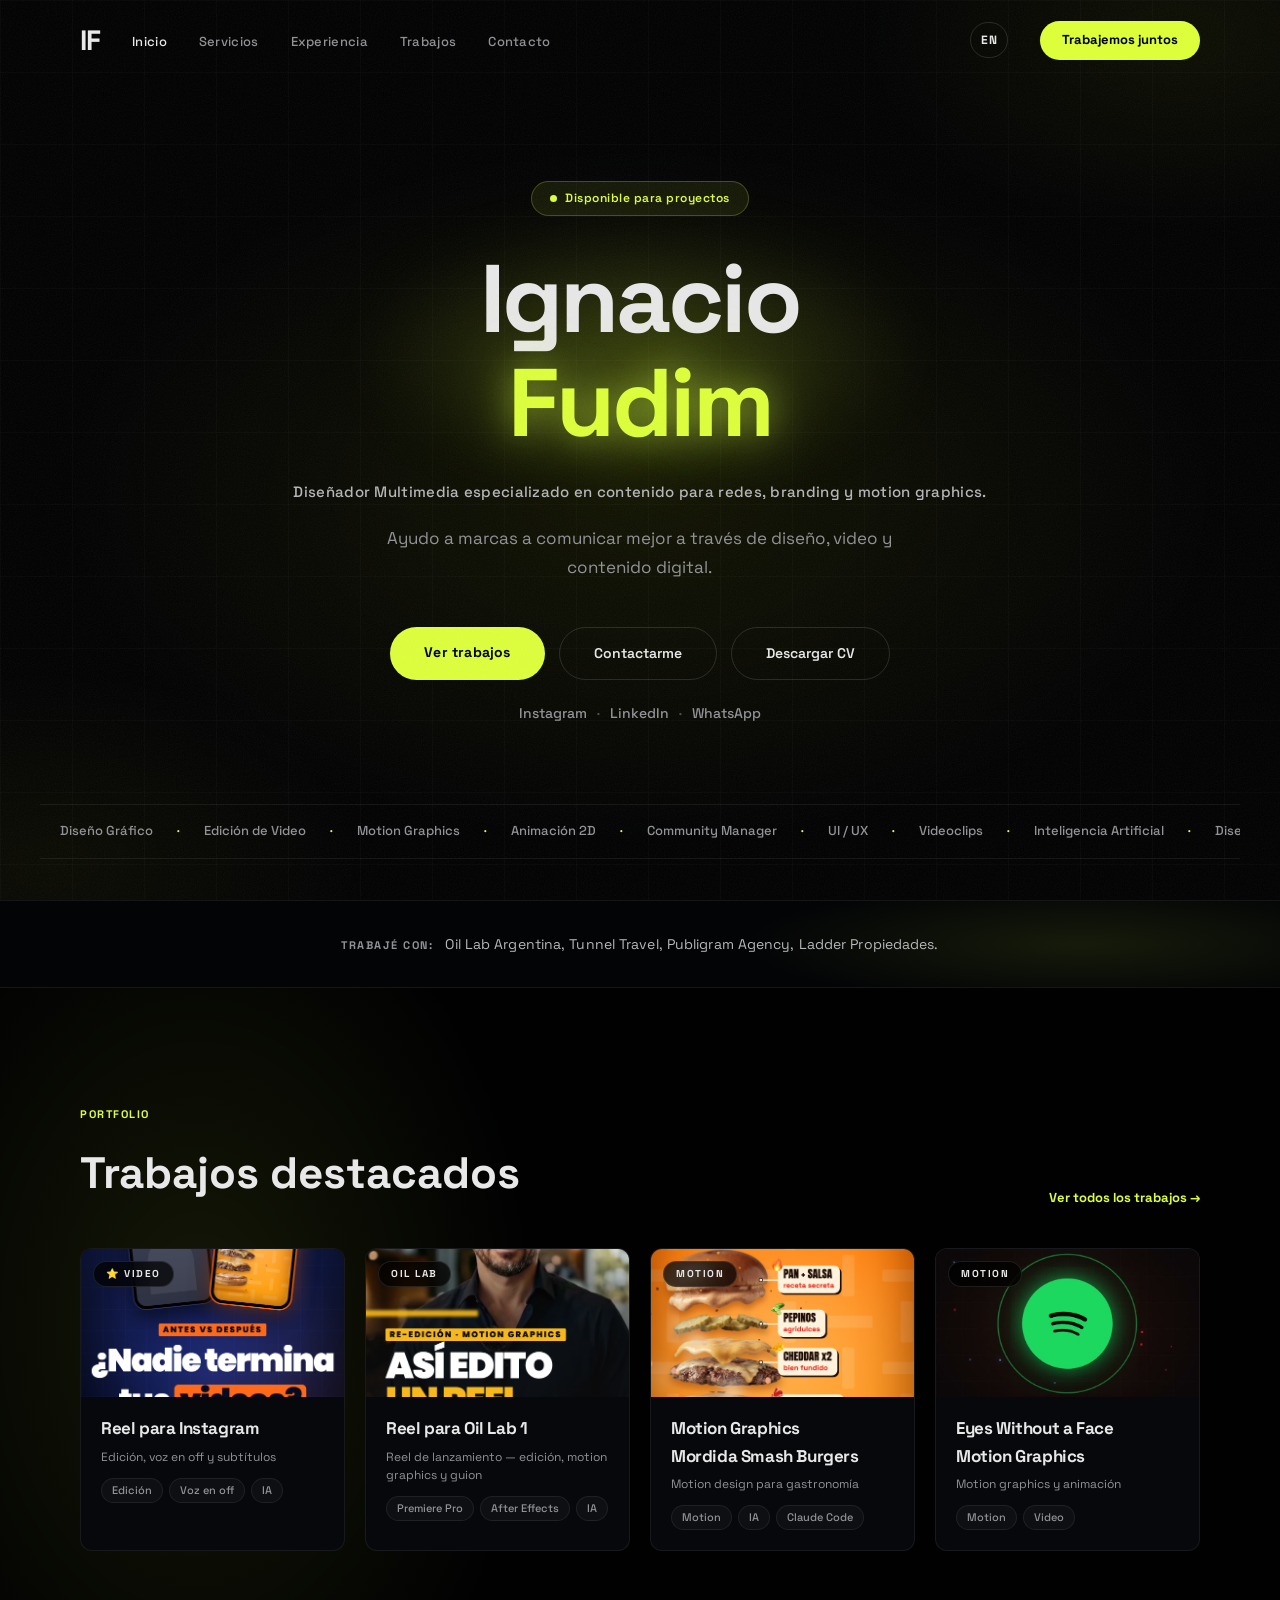
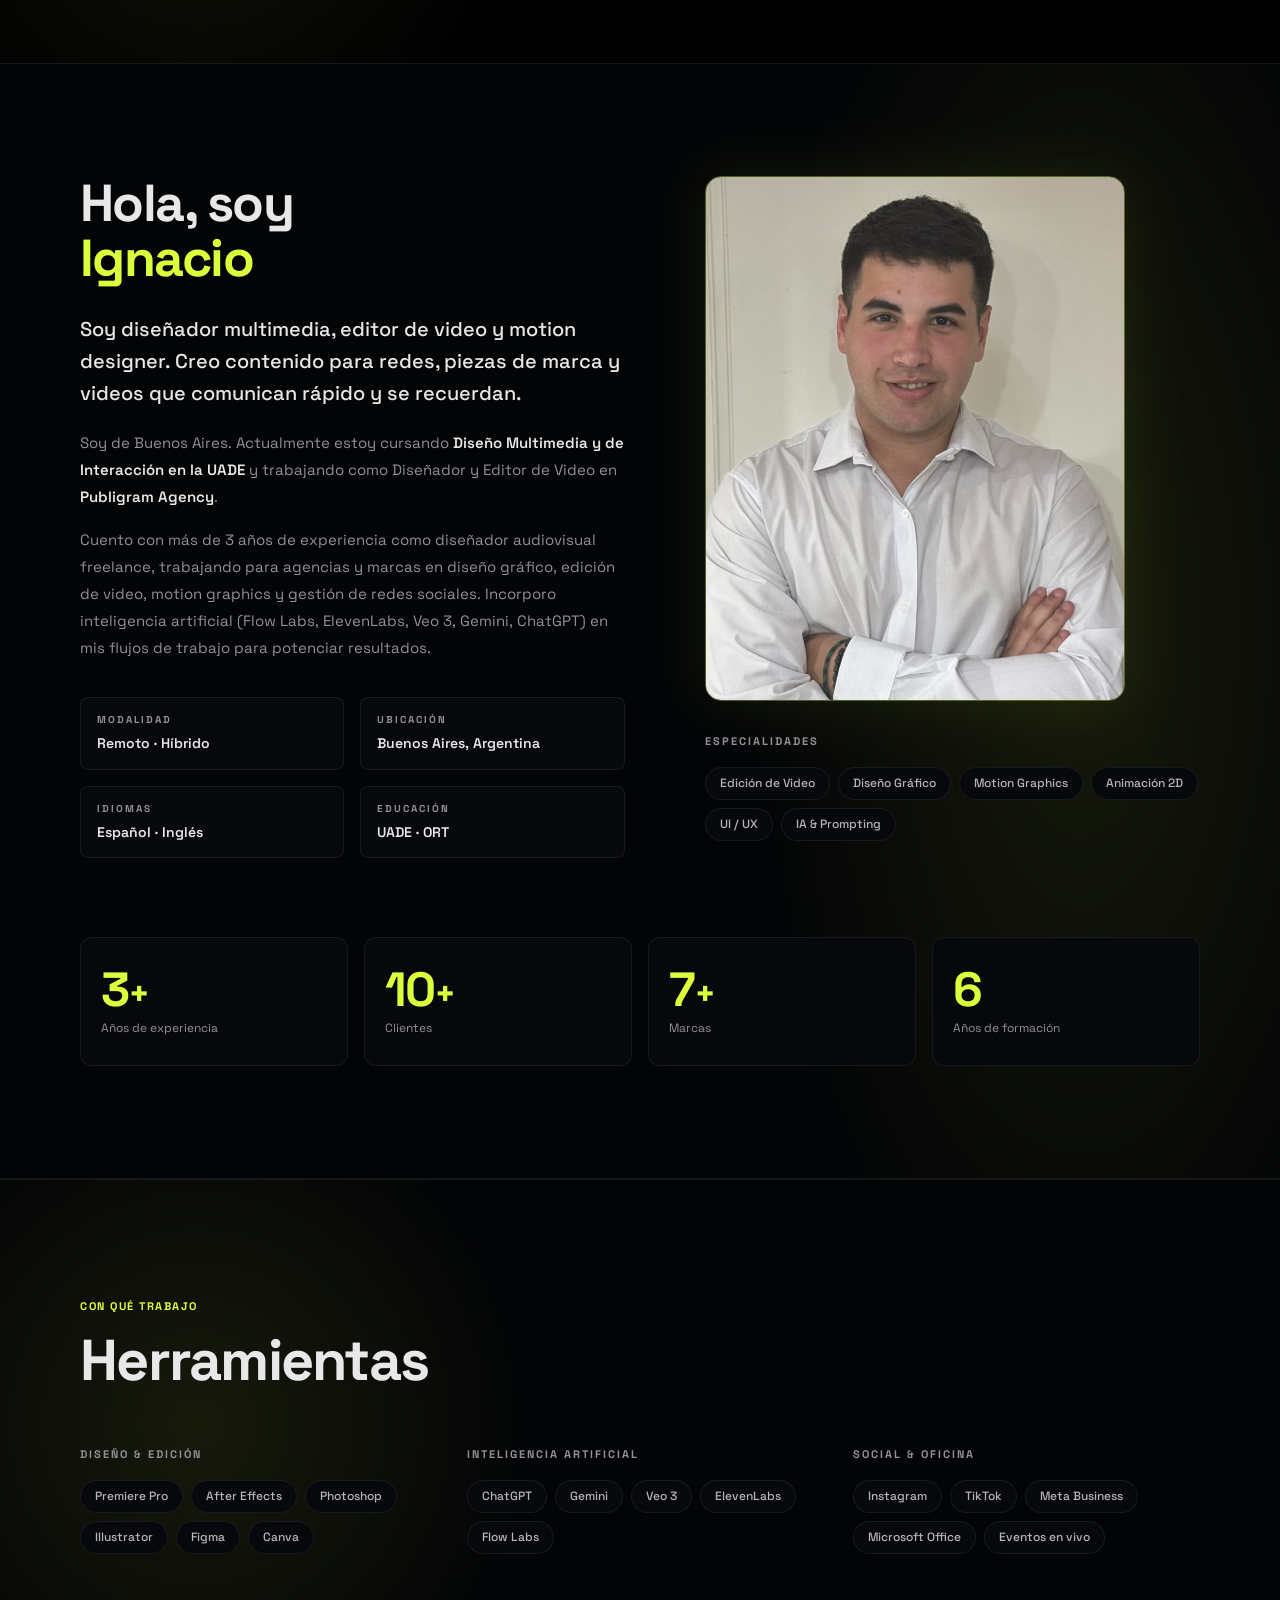
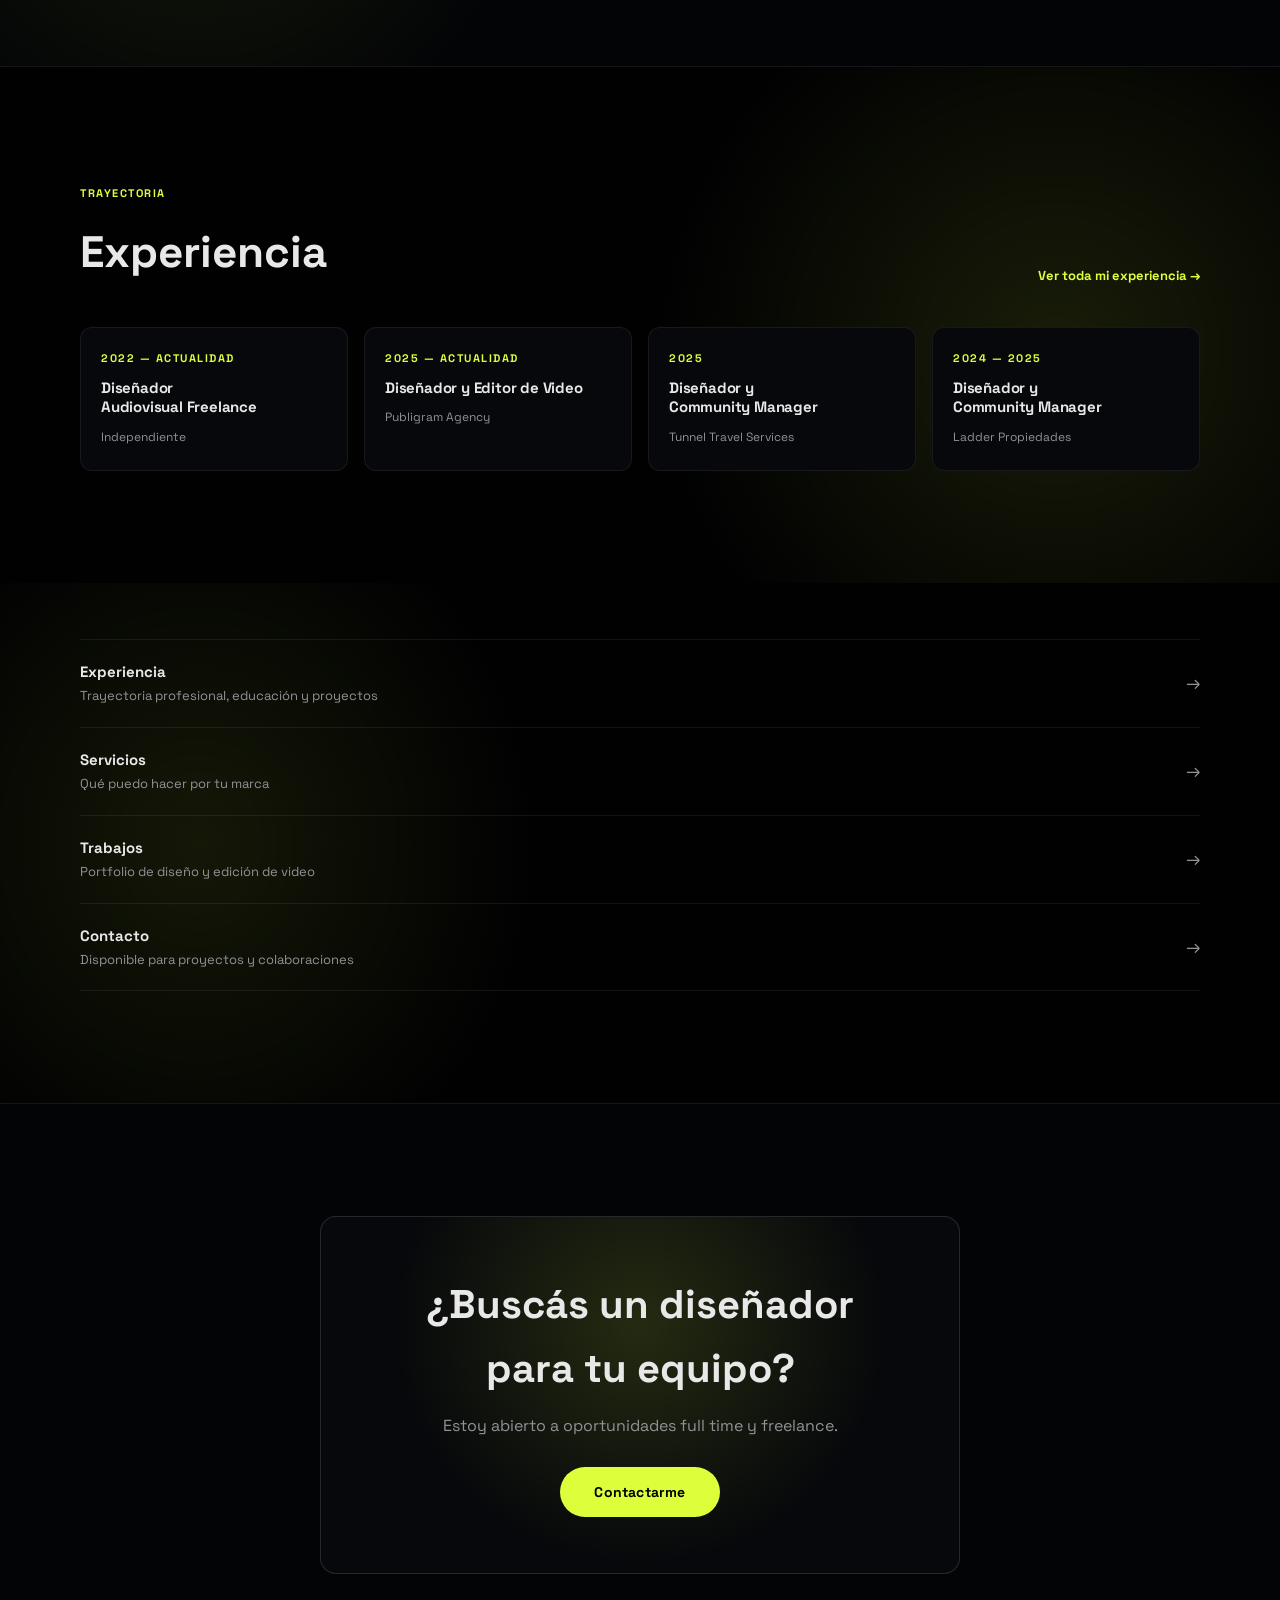
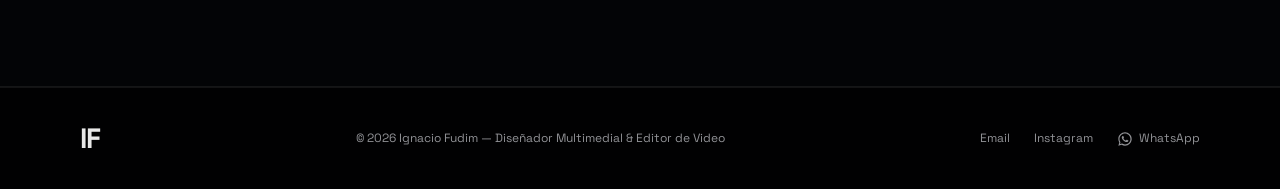
<file: index.html>
<!DOCTYPE html>
<html lang="es">
<head>
  <meta charset="UTF-8" />
  <meta name="viewport" content="width=device-width, initial-scale=1.0" />
  <title>Ignacio Fudim — Diseñador Multimedial & Editor de Video</title>
  <meta name="description" content="Diseñador multimedia y editor de video. Reels, motion graphics, diseño gráfico y contenido para redes." />
  <meta property="og:type" content="website" />
  <meta property="og:title" content="Ignacio Fudim — Diseñador Multimedial & Editor de Video" />
  <meta property="og:description" content="Diseñador multimedia y editor de video. Reels, motion graphics, diseño gráfico y contenido para redes." />
  <meta property="og:url" content="https://ignacio-fudim-portfolio.vercel.app/" />
  <meta property="og:image" content="https://ignacio-fudim-portfolio.vercel.app/og-image.jpg" />
  <meta property="og:image:width" content="1200" />
  <meta property="og:image:height" content="630" />
  <meta name="twitter:card" content="summary_large_image" />
  <link rel="preconnect" href="https://fonts.googleapis.com" />
  <link href="https://fonts.googleapis.com/css2?family=Space+Grotesk:wght@300;400;500;600;700;800&display=swap" rel="stylesheet" />
  <link rel="icon" type="image/svg+xml" href="favicon.svg?v=2" />
  <link rel="stylesheet" href="style.css?v=5" />
  <script src="i18n.js?v=5"></script>
</head>
<body>

  <div id="preloader"><span class="preloader-logo">IF</span></div>
  <script>
    (function () {
      var nav = performance.getEntriesByType('navigation')[0];
      var isReload = nav && nav.type === 'reload';
      var isServiciosJump = window.location.hash === '#servicios';
      if (!isReload && isServiciosJump) {
        var el = document.getElementById('preloader');
        if (el) el.style.display = 'none';
      }
    })();
  </script>

  <!-- NAV -->
  <nav id="navbar">
    <div class="nav-inner">
      <a href="index.html" class="nav-logo">IF</a>
      <ul class="nav-links" id="nav-links">
        <li><a href="index.html" class="nav-active">Inicio</a></li>
        <li><a href="servicios.html">Servicios</a></li>
        <li><a href="experiencia.html">Experiencia</a></li>
        <li><a href="trabajos.html">Trabajos</a></li>
        <li><a href="contacto.html">Contacto</a></li>
        <li class="nav-mobile-cta"><a href="mailto:nachofudim@gmail.com">Trabajemos juntos →</a></li>
      </ul>
      <a href="mailto:nachofudim@gmail.com" class="nav-cta">Trabajemos juntos</a>
      <button class="hamburger" id="hamburger" aria-label="Menú" aria-expanded="false" aria-controls="nav-links">
        <span></span><span></span><span></span>
      </button>
    </div>
  </nav>
  <div class="menu-overlay" id="menu-overlay"></div>

  <!-- HERO -->
  <section id="hero">
    <div class="hero-bg"></div>
    <div class="hero-content">
      <div class="hero-available"><span class="pulse"></span> Disponible para proyectos</div>
      <h1 class="hero-title hero-title-anim" aria-label="Ignacio Fudim"><span class="word" aria-hidden="true"><span class="ch" style="--i:0">I</span><span class="ch" style="--i:1">g</span><span class="ch" style="--i:2">n</span><span class="ch" style="--i:3">a</span><span class="ch" style="--i:4">c</span><span class="ch" style="--i:5">i</span><span class="ch" style="--i:6">o</span></span><br /><span class="accent word" aria-hidden="true"><span class="ch" style="--i:7">F</span><span class="ch" style="--i:8">u</span><span class="ch" style="--i:9">d</span><span class="ch" style="--i:10">i</span><span class="ch" style="--i:11">m</span></span></h1>
      <p class="hero-role">Diseñador Multimedia especializado en contenido para redes, branding y motion graphics.</p>
      <p class="hero-sub">Ayudo a marcas a comunicar mejor a través de diseño, video y contenido digital.</p>
      <div class="hero-btns">
        <a href="trabajos.html" class="btn-primary">Ver trabajos</a>
        <a href="contacto.html" class="btn-outline">Contactarme</a>
        <a href="CV-Ignacio-Fudim.pdf" data-href-en="CV-Ignacio-Fudim-EN.pdf" class="btn-outline" download>Descargar CV</a>
      </div>
      <div class="hero-social">
        <a href="https://instagram.com/nachofudim" target="_blank" rel="noopener">Instagram</a>
        <span class="dot-sep">·</span>
        <a href="https://www.linkedin.com/in/ignacio-fudim/" target="_blank" rel="noopener">LinkedIn</a>
        <span class="dot-sep">·</span>
        <a href="https://wa.me/541149737556?text=Hola%20Ignacio%2C%20vi%20tu%20portfolio%20y%20quer%C3%ADa%20consultarte%20por%20un%20proyecto." data-href-en="https://wa.me/541149737556?text=Hi%20Ignacio%2C%20I%20saw%20your%20portfolio%20and%20I%27d%20like%20to%20ask%20you%20about%20a%20project." target="_blank" rel="noopener">WhatsApp</a>
      </div>
    </div>
    <div class="hero-marquee">
      <div class="marquee-track">
        <span>Diseño Gráfico</span><span class="dot-sep">·</span>
        <span>Edición de Video</span><span class="dot-sep">·</span>
        <span>Motion Graphics</span><span class="dot-sep">·</span>
        <span>Animación 2D</span><span class="dot-sep">·</span>
        <span>Community Manager</span><span class="dot-sep">·</span>
        <span>UI / UX</span><span class="dot-sep">·</span>
        <span>Videoclips</span><span class="dot-sep">·</span>
        <span>Inteligencia Artificial</span><span class="dot-sep">·</span>
        <span>Diseño Gráfico</span><span class="dot-sep">·</span>
        <span>Edición de Video</span><span class="dot-sep">·</span>
        <span>Motion Graphics</span><span class="dot-sep">·</span>
        <span>Animación 2D</span><span class="dot-sep">·</span>
        <span>Community Manager</span><span class="dot-sep">·</span>
        <span>UI / UX</span><span class="dot-sep">·</span>
        <span>Videoclips</span><span class="dot-sep">·</span>
        <span>Inteligencia Artificial</span><span class="dot-sep">·</span>
      </div>
    </div>
  </section>

  <!-- CLIENTES -->
  <section class="client-strip">
    <div class="container">
      <p class="client-strip-text"><span class="client-strip-label">Trabajé con:</span> Oil Lab Argentina, Tunnel Travel, Publigram Agency, Ladder Propiedades.</p>
    </div>
  </section>

  <!-- TRABAJOS DESTACADOS -->
  <section id="destacados">
    <div class="container">
      <div class="section-header-row">
        <div>
          <span class="section-tag">Portfolio</span>
          <h2>Trabajos destacados</h2>
        </div>
        <a href="trabajos.html" class="section-link">Ver todos los trabajos →</a>
      </div>
      <div class="works-grid home-featured-grid" id="works-grid">
        <div class="work-card" data-category="video social"
             data-type="video" data-src="www/independiente/reel-voz-en-off.mp4"
             data-title="Reel para Instagram"
             data-desc="Mi propio reel para redes: guion, voz en off, edición y subtítulos pensados para frenar el scroll y mostrar el contenido que puedo crear para tu marca.">
          <div class="work-thumb video-thumb">
            <video src="www/independiente/reel-voz-en-off.mp4" poster="www/independiente/portada-voz-en-off.png" muted loop playsinline preload="metadata"></video>
            <div class="work-overlay"><span class="play-icon">▶</span></div>
            <span class="work-cat-badge">⭐ Video</span>
          </div>
          <div class="work-info">
            <h3>Reel para Instagram</h3>
            <p>Edición, voz en off y subtítulos</p>
            <div class="work-tags"><span>Edición</span><span>Voz en off</span><span>IA</span></div>
          </div>
        </div>
        <div class="work-card" data-category="video motion social"
             data-type="video" data-src="www/oil-lab/oil-lab-reel-3-reedit.mp4"
             data-title="Reel para Oil Lab 1"
             data-desc="Reel principal de la campaña de lanzamiento de OIL LAB Argentina, laboratorio de análisis de aceite usado. Dirección, edición y motion graphics.">
          <div class="work-thumb video-thumb">
            <video src="www/oil-lab/oil-lab-reel-3-reedit.mp4" poster="www/oil-lab/portada-oil-lab.png" muted loop playsinline preload="metadata"></video>
            <div class="work-overlay"><span class="play-icon">▶</span></div>
            <span class="work-cat-badge">OIL LAB</span>
          </div>
          <div class="work-info">
            <h3>Reel para Oil Lab 1</h3>
            <p>Reel de lanzamiento — edición, motion graphics y guion</p>
            <div class="work-tags"><span>Premiere Pro</span><span>After Effects</span><span>IA</span></div>
          </div>
        </div>
        <div class="work-card" data-category="video motion social"
             data-type="video" data-src="www/independiente/mordida-pro-v6.mp4"
             data-title="Motion Graphics Mordida Smash Burgers"
             data-desc="Reel de motion design para una hamburguesería (marca ficticia): explosión de capas con etiquetas animadas y detrás de cámara del proceso.">
          <div class="work-thumb video-thumb">
            <video src="www/independiente/mordida-pro-v6.mp4" poster="www/independiente/portada-mordida.png" muted loop playsinline preload="metadata"></video>
            <div class="work-overlay"><span class="play-icon">▶</span></div>
            <span class="work-cat-badge">Motion</span>
          </div>
          <div class="work-info">
            <h3>Motion Graphics Mordida Smash Burgers</h3>
            <p>Motion design para gastronomía</p>
            <div class="work-tags"><span>Motion</span><span>IA</span><span>Claude Code</span></div>
          </div>
        </div>
        <div class="work-card" data-category="video motion"
             data-type="video" data-src="www/independiente/eyes-without-a-face.mp4"
             data-title="Eyes Without a Face Motion Graphics" data-desc="Pieza experimental de motion graphics inspirada en Eyes Without a Face: tipografía, ritmo y atmósfera llevados al límite.">
          <div class="work-thumb video-thumb">
            <video src="www/independiente/eyes-without-a-face.mp4" poster="www/independiente/eyes-without-a-face-poster.jpg" muted loop playsinline preload="metadata"></video>
            <div class="work-overlay"><span class="play-icon">▶</span></div>
            <span class="work-cat-badge">Motion</span>
          </div>
          <div class="work-info">
            <h3>Eyes Without a Face Motion Graphics</h3>
            <p>Motion graphics y animación</p>
            <div class="work-tags"><span>Motion</span><span>Video</span></div>
          </div>
        </div>
      </div>
    </div>
  </section>

  <!-- ABOUT -->
  <section id="about">
    <div class="container">
      <div class="about-grid">
        <div class="about-left">
          <h2>Hola, soy<br /><span class="accent">Ignacio</span></h2>
          <p class="about-lead">Soy diseñador multimedia, editor de video y motion designer. Creo contenido para redes, piezas de marca y videos que comunican rápido y se recuerdan.</p>
          <p class="about-body">Soy de Buenos Aires. Actualmente estoy cursando <strong>Diseño Multimedia y de Interacción en la UADE</strong> y trabajando como Diseñador y Editor de Video en <strong>Publigram Agency</strong>.</p>
          <p class="about-body">Cuento con más de 3 años de experiencia como diseñador audiovisual freelance, trabajando para agencias y marcas en diseño gráfico, edición de video, motion graphics y gestión de redes sociales. Incorporo inteligencia artificial (Flow Labs, ElevenLabs, Veo 3, Gemini, ChatGPT) en mis flujos de trabajo para potenciar resultados.</p>
          <div class="about-info-row">
            <div class="info-item"><span class="info-label">Modalidad</span><span class="info-val">Remoto · Híbrido</span></div>
            <div class="info-item"><span class="info-label">Ubicación</span><span class="info-val">Buenos Aires, Argentina</span></div>
            <div class="info-item"><span class="info-label">Idiomas</span><span class="info-val">Español · Inglés</span></div>
            <div class="info-item"><span class="info-label">Educación</span><span class="info-val">UADE · ORT</span></div>
          </div>
        </div>
        <div class="about-right">
          <figure class="about-photo">
            <img src="www/foto-ignacio.jpg" alt="Foto de Ignacio Fudim" width="800" height="1067" loading="lazy" />
          </figure>
          <div class="skills-block">
            <h4>Especialidades</h4>
            <div class="skill-pills">
              <span>Edición de Video</span><span>Diseño Gráfico</span><span>Motion Graphics</span>
              <span>Animación 2D</span><span>UI / UX</span><span>IA &amp; Prompting</span>
            </div>
          </div>
        </div>
      </div>

      <div class="stats-row">
        <div class="stat-card">
          <span class="stat-num" data-count="3">3<span class="stat-plus">+</span></span>
          <span class="stat-label">Años de experiencia</span>
        </div>
        <div class="stat-card">
          <span class="stat-num" data-count="10">10<span class="stat-plus">+</span></span>
          <span class="stat-label">Clientes</span>
        </div>
        <div class="stat-card">
          <span class="stat-num" data-count="7">7<span class="stat-plus">+</span></span>
          <span class="stat-label">Marcas</span>
        </div>
        <div class="stat-card">
          <span class="stat-num" data-count="6">6</span>
          <span class="stat-label">Años de formación</span>
        </div>
      </div>

    </div>
  </section>

  <!-- HERRAMIENTAS -->
  <section id="herramientas">
    <div class="container">
      <span class="section-tag">Con qué trabajo</span>
      <h2>Herramientas</h2>
      <div class="tools-grid">
        <div class="tools-group">
          <h4>Diseño & Edición</h4>
          <div class="skill-pills">
            <span>Premiere Pro</span><span>After Effects</span><span>Photoshop</span>
            <span>Illustrator</span><span>Figma</span><span>Canva</span>
          </div>
        </div>
        <div class="tools-group">
          <h4>Inteligencia Artificial</h4>
          <div class="skill-pills">
            <span>ChatGPT</span><span>Gemini</span><span>Veo 3</span>
            <span>ElevenLabs</span><span>Flow Labs</span>
          </div>
        </div>
        <div class="tools-group">
          <h4>Social & Oficina</h4>
          <div class="skill-pills">
            <span>Instagram</span><span>TikTok</span><span>Meta Business</span>
            <span>Microsoft Office</span><span>Eventos en vivo</span>
          </div>
        </div>
      </div>
    </div>
  </section>

  <!-- EXPERIENCIA (preview) -->
  <section id="experiencia-preview">
    <div class="container">
      <div class="section-header-row">
        <div>
          <span class="section-tag">Trayectoria</span>
          <h2>Experiencia</h2>
        </div>
        <a href="experiencia.html" class="section-link">Ver toda mi experiencia →</a>
      </div>
      <div class="exp-preview-grid">
        <div class="exp-preview-card">
          <span class="exp-preview-period">2022 — Actualidad</span>
          <h3>Diseñador Audiovisual Freelance</h3>
          <span class="exp-preview-company">Independiente</span>
        </div>
        <div class="exp-preview-card">
          <span class="exp-preview-period">2025 — Actualidad</span>
          <h3>Diseñador y Editor de Video</h3>
          <span class="exp-preview-company">Publigram Agency</span>
        </div>
        <div class="exp-preview-card">
          <span class="exp-preview-period">2025</span>
          <h3>Diseñador y Community Manager</h3>
          <span class="exp-preview-company">Tunnel Travel Services</span>
        </div>
        <div class="exp-preview-card">
          <span class="exp-preview-period">2024 — 2025</span>
          <h3>Diseñador y Community Manager</h3>
          <span class="exp-preview-company">Ladder Propiedades</span>
        </div>
      </div>
    </div>
  </section>

  <!-- ABOUT NAV -->
  <section style="padding-top:0;">
    <div class="container">
      <!-- Navegación a otras secciones -->
      <nav class="home-sections-nav">
        <a href="experiencia.html" class="home-section-link">
          <div class="home-section-content">
            <h4>Experiencia</h4>
            <p>Trayectoria profesional, educación y proyectos</p>
          </div>
          <span class="home-section-arrow">→</span>
        </a>
        <a href="servicios.html" class="home-section-link">
          <div class="home-section-content">
            <h4>Servicios</h4>
            <p>Qué puedo hacer por tu marca</p>
          </div>
          <span class="home-section-arrow">→</span>
        </a>
        <a href="trabajos.html" class="home-section-link">
          <div class="home-section-content">
            <h4>Trabajos</h4>
            <p>Portfolio de diseño y edición de video</p>
          </div>
          <span class="home-section-arrow">→</span>
        </a>
        <a href="contacto.html" class="home-section-link">
          <div class="home-section-content">
            <h4>Contacto</h4>
            <p>Disponible para proyectos y colaboraciones</p>
          </div>
          <span class="home-section-arrow">→</span>
        </a>
      </nav>
    </div>
  </section>

  <!-- CTA FINAL -->
  <section id="cta-final">
    <div class="container">
      <div class="cta-final-box">
        <h2>¿Buscás un diseñador para tu equipo?</h2>
        <p>Estoy abierto a oportunidades full time y freelance.</p>
        <a href="contacto.html" class="btn-primary">Contactarme</a>
      </div>
    </div>
  </section>

  <!-- MODAL -->
  <div id="modal" class="modal hidden">
    <div class="modal-backdrop" id="modal-backdrop"></div>
    <div class="modal-box">
      <button class="modal-close" id="modal-close">✕</button>
      <div id="modal-media"></div>
      <div class="modal-text">
        <h3 id="modal-title"></h3>
        <p id="modal-desc"></p>
      </div>
    </div>
  </div>

  <!-- FOOTER -->
  <footer>
    <div class="container">
      <div class="footer-inner">
        <a href="index.html" class="nav-logo">IF</a>
        <p>© 2026 Ignacio Fudim — Diseñador Multimedial & Editor de Video</p>
        <div class="footer-links">
          <a href="mailto:nachofudim@gmail.com">Email</a>
          <a href="https://instagram.com/nachofudim" target="_blank">Instagram</a>
          <a href="https://wa.me/541149737556?text=Hola%20Ignacio%2C%20vi%20tu%20portfolio%20y%20quer%C3%ADa%20consultarte%20por%20un%20proyecto." data-href-en="https://wa.me/541149737556?text=Hi%20Ignacio%2C%20I%20saw%20your%20portfolio%20and%20I%27d%20like%20to%20ask%20you%20about%20a%20project." target="_blank" class="footer-wa"><svg class="wa-icon" viewBox="0 0 32 32" width="16" height="16" fill="currentColor" aria-hidden="true"><path d="M16.04 2.67C8.65 2.67 2.67 8.65 2.67 16.04c0 2.5.68 4.84 1.87 6.85L2.67 29.33l6.6-1.73a13.3 13.3 0 0 0 6.77 1.85c7.39 0 13.37-5.98 13.37-13.37S23.43 2.67 16.04 2.67Zm0 24.2c-2.14 0-4.12-.6-5.8-1.63l-.42-.25-3.92 1.03 1.04-3.82-.27-.4a10.9 10.9 0 0 1-1.7-5.76c0-6.05 4.92-10.97 10.97-10.97s10.97 4.92 10.97 10.97-4.92 10.97-10.97 10.97Zm6-8.22c-.33-.16-1.94-.96-2.24-1.07-.3-.11-.52-.16-.73.16-.22.33-.84 1.07-1.03 1.29-.19.22-.38.24-.7.08-.33-.16-1.38-.51-2.63-1.63-.97-.87-1.63-1.94-1.82-2.27-.19-.33-.02-.5.14-.67.15-.15.33-.38.5-.57.16-.19.22-.33.33-.55.11-.22.05-.41-.03-.57-.08-.16-.73-1.75-.99-2.4-.26-.62-.53-.54-.73-.55h-.62c-.22 0-.57.08-.87.41-.3.33-1.14 1.11-1.14 2.71s1.17 3.14 1.33 3.36c.16.22 2.3 3.51 5.57 4.92.78.34 1.38.54 1.86.69.78.25 1.49.21 2.05.13.62-.1 1.94-.79 2.22-1.56.27-.76.27-1.42.19-1.56-.08-.14-.3-.22-.63-.38Z"/></svg> WhatsApp</a>
        </div>
      </div>
    </div>
  </footer>

  <script src="app.js?v=5"></script>
</body>
</html>
</file>
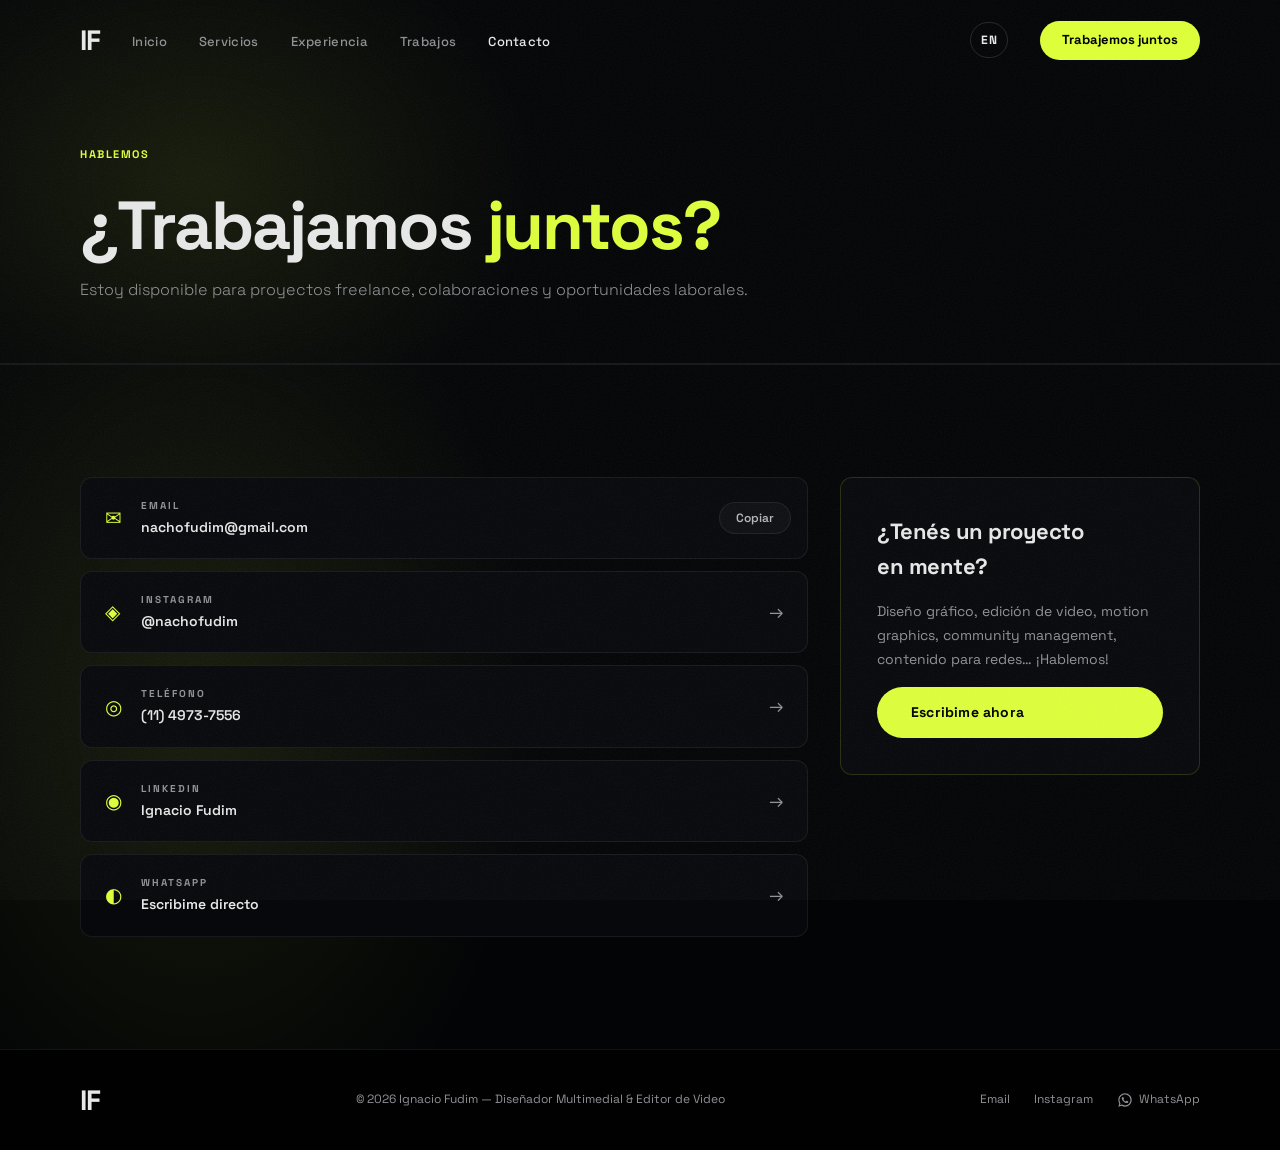
<file: contacto.html>
<!DOCTYPE html>
<html lang="es">
<head>
  <meta charset="UTF-8" />
  <meta name="viewport" content="width=device-width, initial-scale=1.0" />
  <title>Contacto — Ignacio Fudim</title>
  <meta name="description" content="Contactá a Ignacio Fudim para proyectos de diseño, edición de video y motion graphics." />
  <meta property="og:type" content="website" />
  <meta property="og:title" content="Contacto — Ignacio Fudim" />
  <meta property="og:description" content="Contactá a Ignacio Fudim para proyectos de diseño, edición de video y motion graphics." />
  <meta property="og:url" content="https://ignacio-fudim-portfolio.vercel.app/contacto.html" />
  <meta property="og:image" content="https://ignacio-fudim-portfolio.vercel.app/og-image.jpg" />
  <meta property="og:image:width" content="1200" />
  <meta property="og:image:height" content="630" />
  <meta name="twitter:card" content="summary_large_image" />
  <link rel="preconnect" href="https://fonts.googleapis.com" />
  <link href="https://fonts.googleapis.com/css2?family=Space+Grotesk:wght@300;400;500;600;700;800&display=swap" rel="stylesheet" />
  <link rel="icon" type="image/svg+xml" href="favicon.svg?v=2" />
  <link rel="stylesheet" href="style.css?v=5" />
  <script src="i18n.js?v=5"></script>
</head>
<body>

  <nav id="navbar">
    <div class="nav-inner">
      <a href="index.html" class="nav-logo">IF</a>
      <ul class="nav-links" id="nav-links">
        <li><a href="index.html">Inicio</a></li>
        <li><a href="servicios.html">Servicios</a></li>
        <li><a href="experiencia.html">Experiencia</a></li>
        <li><a href="trabajos.html">Trabajos</a></li>
        <li><a href="contacto.html" class="nav-active">Contacto</a></li>
        <li class="nav-mobile-cta"><a href="mailto:nachofudim@gmail.com">Trabajemos juntos →</a></li>
      </ul>
      <a href="mailto:nachofudim@gmail.com" class="nav-cta">Trabajemos juntos</a>
      <button class="hamburger" id="hamburger" aria-label="Menú" aria-expanded="false" aria-controls="nav-links">
        <span></span><span></span><span></span>
      </button>
    </div>
  </nav>
  <div class="menu-overlay" id="menu-overlay"></div>

  <div class="page-header">
    <div class="container">
      <span class="section-tag">Hablemos</span>
      <h1>¿Trabajamos <span class="accent">juntos?</span></h1>
      <p class="page-header-sub">Estoy disponible para proyectos freelance, colaboraciones y oportunidades laborales.</p>
    </div>
  </div>

  <section id="contact">
    <div class="container">
      <div class="contact-main">
        <div class="contact-cards">
          <div class="contact-card contact-card-split">
            <a href="mailto:nachofudim@gmail.com" class="contact-card-main">
              <span class="contact-icon">✉</span>
              <div class="contact-card-text">
                <span class="contact-label">Email</span>
                <span class="contact-value">nachofudim@gmail.com</span>
              </div>
            </a>
            <button type="button" class="copy-btn" data-copy="nachofudim@gmail.com" aria-label="Copiar email">Copiar</button>
          </div>
          <a href="https://instagram.com/nachofudim" target="_blank" class="contact-card">
            <span class="contact-icon">◈</span>
            <div class="contact-card-text">
              <span class="contact-label">Instagram</span>
              <span class="contact-value">@nachofudim</span>
            </div>
            <span class="contact-arrow">→</span>
          </a>
          <a href="tel:+541149737556" class="contact-card">
            <span class="contact-icon">◎</span>
            <div class="contact-card-text">
              <span class="contact-label">Teléfono</span>
              <span class="contact-value">(11) 4973-7556</span>
            </div>
            <span class="contact-arrow">→</span>
          </a>
          <a href="https://www.linkedin.com/in/ignacio-fudim/" target="_blank" class="contact-card">
            <span class="contact-icon">◉</span>
            <div class="contact-card-text">
              <span class="contact-label">LinkedIn</span>
              <span class="contact-value">Ignacio Fudim</span>
            </div>
            <span class="contact-arrow">→</span>
          </a>
          <a href="https://wa.me/541149737556?text=Hola%20Ignacio%2C%20vi%20tu%20portfolio%20y%20quer%C3%ADa%20consultarte%20por%20un%20proyecto." data-href-en="https://wa.me/541149737556?text=Hi%20Ignacio%2C%20I%20saw%20your%20portfolio%20and%20I%27d%20like%20to%20ask%20you%20about%20a%20project." target="_blank" class="contact-card">
            <span class="contact-icon">◐</span>
            <div class="contact-card-text">
              <span class="contact-label">WhatsApp</span>
              <span class="contact-value">Escribime directo</span>
            </div>
            <span class="contact-arrow">→</span>
          </a>
        </div>

        <div class="contact-cta-box">
          <h3>¿Tenés un proyecto en mente?</h3>
          <p>Diseño gráfico, edición de video, motion graphics, community management, contenido para redes… ¡Hablemos!</p>
          <a href="https://wa.me/541149737556?text=Hola%20Ignacio%2C%20vi%20tu%20portfolio%20y%20quer%C3%ADa%20consultarte%20por%20un%20proyecto." data-href-en="https://wa.me/541149737556?text=Hi%20Ignacio%2C%20I%20saw%20your%20portfolio%20and%20I%27d%20like%20to%20ask%20you%20about%20a%20project." target="_blank" class="btn-primary">Escribime ahora</a>
        </div>
      </div>
    </div>
  </section>

  <footer>
    <div class="container">
      <div class="footer-inner">
        <a href="index.html" class="nav-logo">IF</a>
        <p>© 2026 Ignacio Fudim — Diseñador Multimedial & Editor de Video</p>
        <div class="footer-links">
          <a href="mailto:nachofudim@gmail.com">Email</a>
          <a href="https://instagram.com/nachofudim" target="_blank">Instagram</a>
          <a href="https://wa.me/541149737556?text=Hola%20Ignacio%2C%20vi%20tu%20portfolio%20y%20quer%C3%ADa%20consultarte%20por%20un%20proyecto." data-href-en="https://wa.me/541149737556?text=Hi%20Ignacio%2C%20I%20saw%20your%20portfolio%20and%20I%27d%20like%20to%20ask%20you%20about%20a%20project." target="_blank" class="footer-wa"><svg class="wa-icon" viewBox="0 0 32 32" width="16" height="16" fill="currentColor" aria-hidden="true"><path d="M16.04 2.67C8.65 2.67 2.67 8.65 2.67 16.04c0 2.5.68 4.84 1.87 6.85L2.67 29.33l6.6-1.73a13.3 13.3 0 0 0 6.77 1.85c7.39 0 13.37-5.98 13.37-13.37S23.43 2.67 16.04 2.67Zm0 24.2c-2.14 0-4.12-.6-5.8-1.63l-.42-.25-3.92 1.03 1.04-3.82-.27-.4a10.9 10.9 0 0 1-1.7-5.76c0-6.05 4.92-10.97 10.97-10.97s10.97 4.92 10.97 10.97-4.92 10.97-10.97 10.97Zm6-8.22c-.33-.16-1.94-.96-2.24-1.07-.3-.11-.52-.16-.73.16-.22.33-.84 1.07-1.03 1.29-.19.22-.38.24-.7.08-.33-.16-1.38-.51-2.63-1.63-.97-.87-1.63-1.94-1.82-2.27-.19-.33-.02-.5.14-.67.15-.15.33-.38.5-.57.16-.19.22-.33.33-.55.11-.22.05-.41-.03-.57-.08-.16-.73-1.75-.99-2.4-.26-.62-.53-.54-.73-.55h-.62c-.22 0-.57.08-.87.41-.3.33-1.14 1.11-1.14 2.71s1.17 3.14 1.33 3.36c.16.22 2.3 3.51 5.57 4.92.78.34 1.38.54 1.86.69.78.25 1.49.21 2.05.13.62-.1 1.94-.79 2.22-1.56.27-.76.27-1.42.19-1.56-.08-.14-.3-.22-.63-.38Z"/></svg> WhatsApp</a>
        </div>
      </div>
    </div>
  </footer>

  <script src="app.js?v=5"></script>
</body>
</html>
</file>
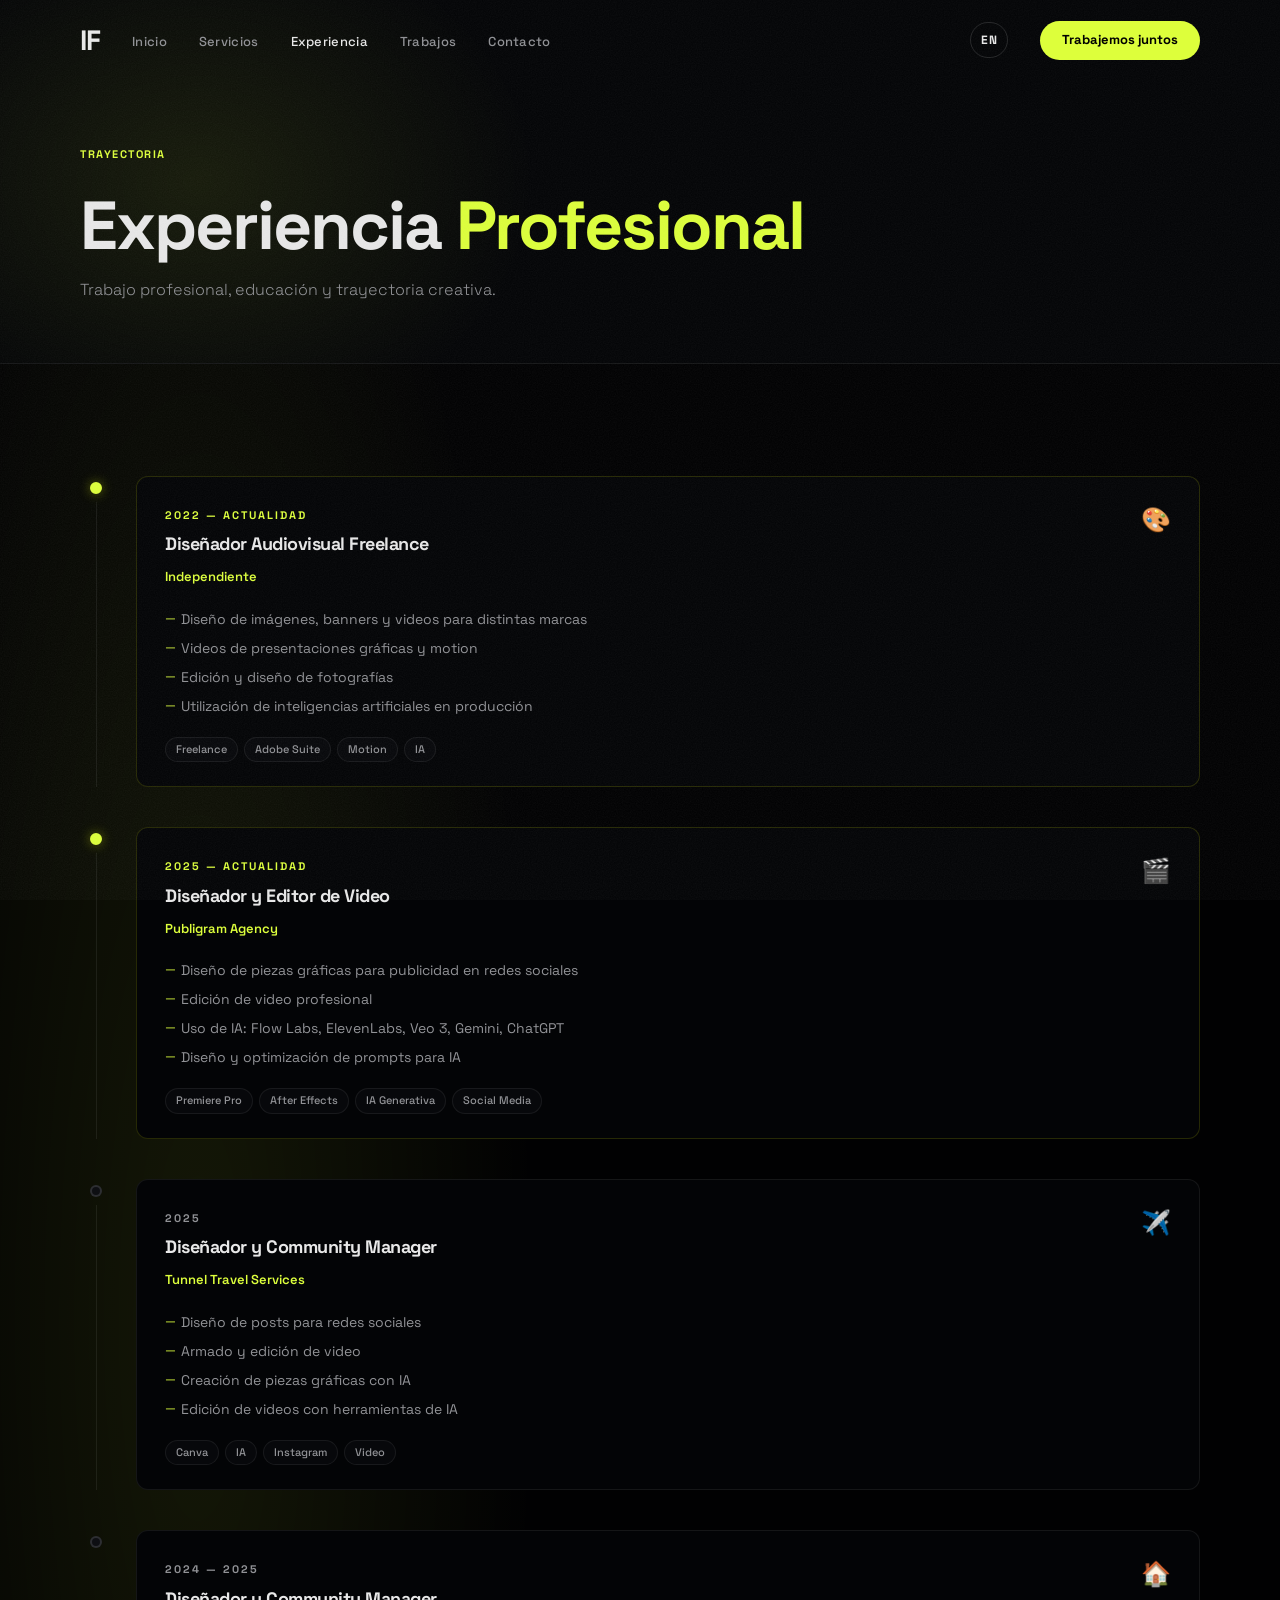
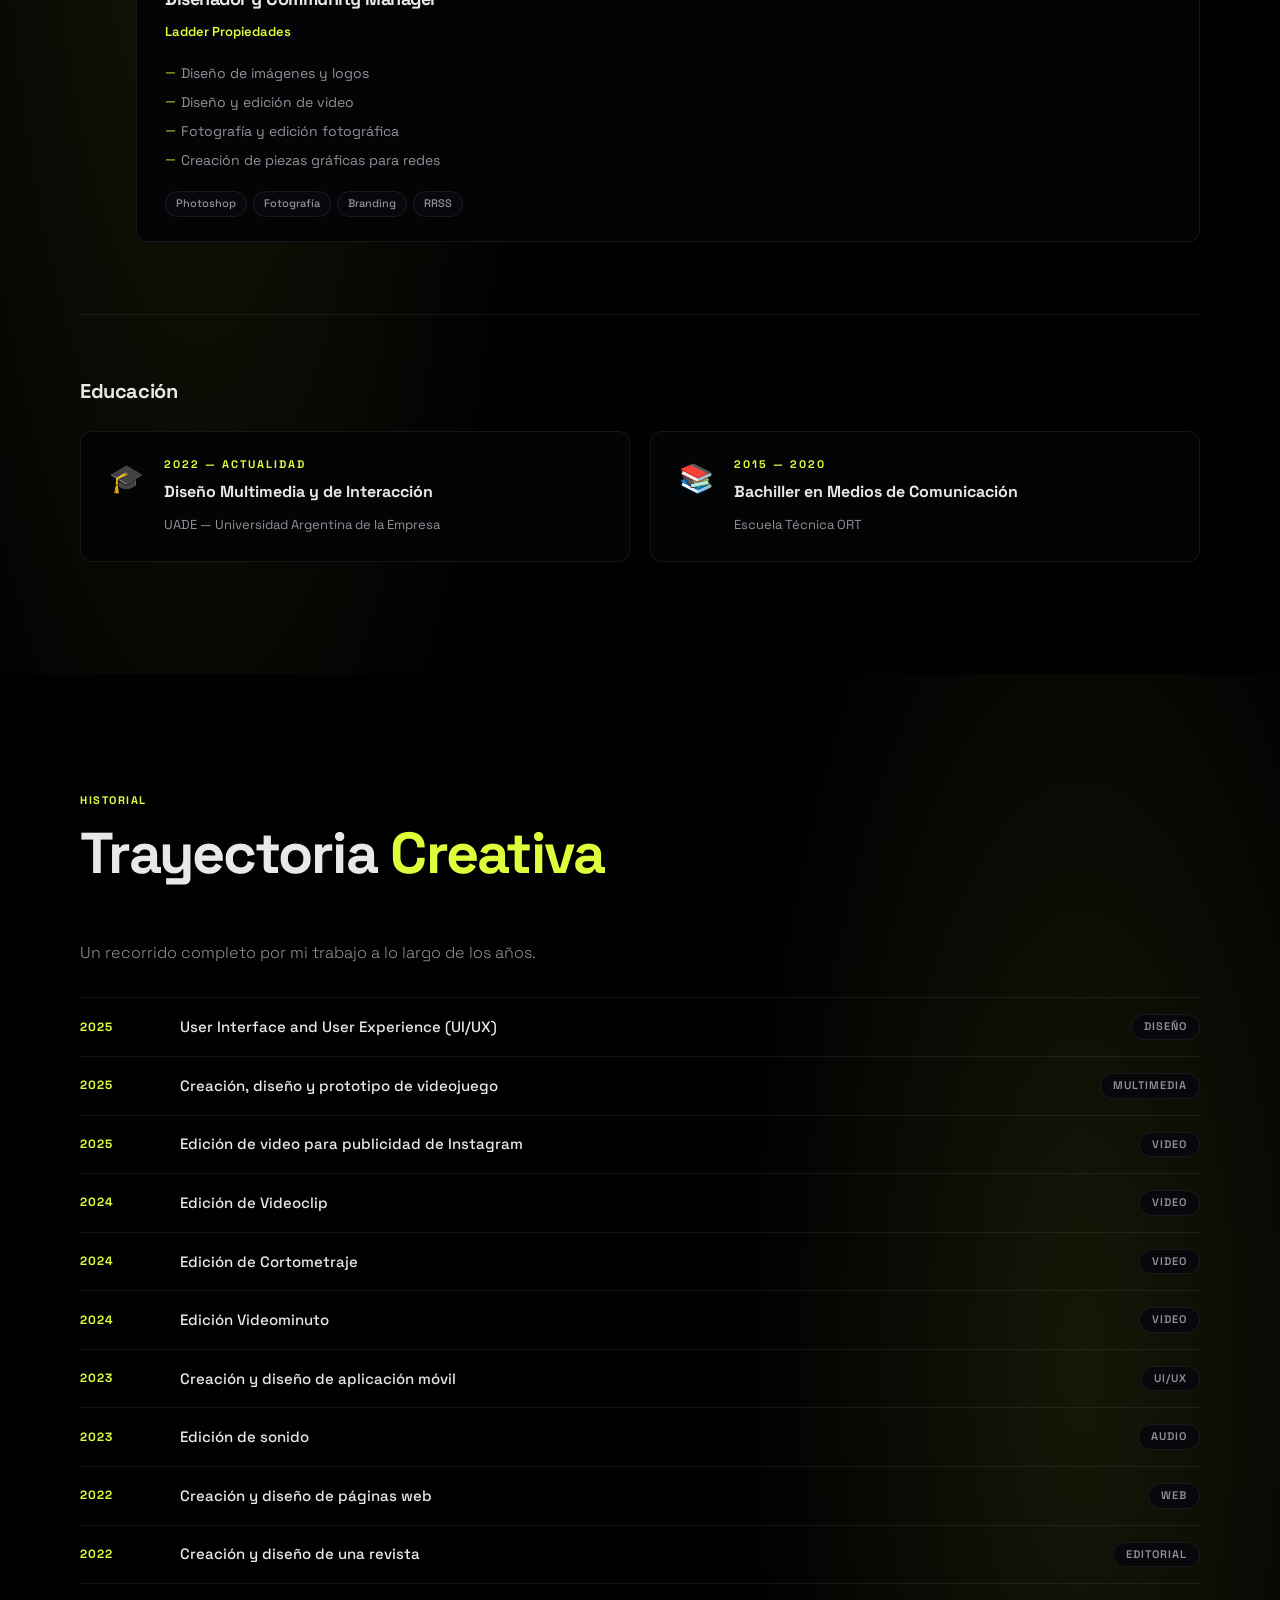
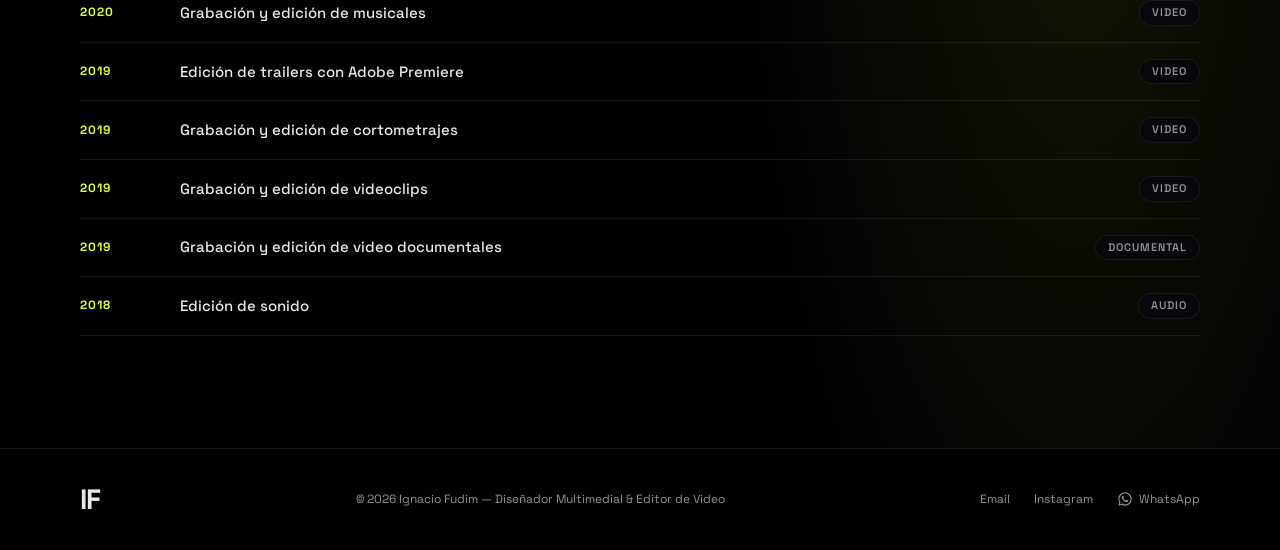
<file: experiencia.html>
<!DOCTYPE html>
<html lang="es">
<head>
  <meta charset="UTF-8" />
  <meta name="viewport" content="width=device-width, initial-scale=1.0" />
  <title>Experiencia — Ignacio Fudim</title>
  <meta name="description" content="Trayectoria profesional y formación de Ignacio Fudim, diseñador multimedia y editor de video." />
  <meta property="og:type" content="website" />
  <meta property="og:title" content="Experiencia — Ignacio Fudim" />
  <meta property="og:description" content="Trayectoria profesional y formación de Ignacio Fudim, diseñador multimedia y editor de video." />
  <meta property="og:url" content="https://ignacio-fudim-portfolio.vercel.app/experiencia.html" />
  <meta property="og:image" content="https://ignacio-fudim-portfolio.vercel.app/og-image.jpg" />
  <meta property="og:image:width" content="1200" />
  <meta property="og:image:height" content="630" />
  <meta name="twitter:card" content="summary_large_image" />
  <link rel="preconnect" href="https://fonts.googleapis.com" />
  <link href="https://fonts.googleapis.com/css2?family=Space+Grotesk:wght@300;400;500;600;700;800&display=swap" rel="stylesheet" />
  <link rel="icon" type="image/svg+xml" href="favicon.svg?v=2" />
  <link rel="stylesheet" href="style.css?v=5" />
  <script src="i18n.js?v=5"></script>
</head>
<body>

  <nav id="navbar">
    <div class="nav-inner">
      <a href="index.html" class="nav-logo">IF</a>
      <ul class="nav-links" id="nav-links">
        <li><a href="index.html">Inicio</a></li>
        <li><a href="servicios.html">Servicios</a></li>
        <li><a href="experiencia.html" class="nav-active">Experiencia</a></li>
        <li><a href="trabajos.html">Trabajos</a></li>
        <li><a href="contacto.html">Contacto</a></li>
        <li class="nav-mobile-cta"><a href="mailto:nachofudim@gmail.com">Trabajemos juntos →</a></li>
      </ul>
      <a href="mailto:nachofudim@gmail.com" class="nav-cta">Trabajemos juntos</a>
      <button class="hamburger" id="hamburger" aria-label="Menú" aria-expanded="false" aria-controls="nav-links">
        <span></span><span></span><span></span>
      </button>
    </div>
  </nav>
  <div class="menu-overlay" id="menu-overlay"></div>

  <!-- PAGE HEADER -->
  <div class="page-header">
    <div class="container">
      <span class="section-tag">Trayectoria</span>
      <h1 data-en="Professional <span class=&quot;accent&quot;>Experience</span>">Experiencia <span class="accent">Profesional</span></h1>
      <p class="page-header-sub">Trabajo profesional, educación y trayectoria creativa.</p>
    </div>
  </div>

  <section id="experience">
    <div class="container">
      <div class="timeline">

        <div class="timeline-item current">
          <div class="timeline-marker"><span class="timeline-dot active"></span></div>
          <div class="timeline-content">
            <div class="timeline-header">
              <div>
                <span class="timeline-period current-badge">2022 — Actualidad</span>
                <h3>Diseñador Audiovisual Freelance</h3>
                <span class="timeline-company">Independiente</span>
              </div>
              <span class="timeline-icon">🎨</span>
            </div>
            <ul class="timeline-list">
              <li>Diseño de imágenes, banners y videos para distintas marcas</li>
              <li>Videos de presentaciones gráficas y motion</li>
              <li>Edición y diseño de fotografías</li>
              <li>Utilización de inteligencias artificiales en producción</li>
            </ul>
            <div class="timeline-tags"><span>Freelance</span><span>Adobe Suite</span><span>Motion</span><span>IA</span></div>
          </div>
        </div>

        <div class="timeline-item current">
          <div class="timeline-marker"><span class="timeline-dot active"></span></div>
          <div class="timeline-content">
            <div class="timeline-header">
              <div>
                <span class="timeline-period current-badge">2025 — Actualidad</span>
                <h3>Diseñador y Editor de Video</h3>
                <span class="timeline-company">Publigram Agency</span>
              </div>
              <span class="timeline-icon">🎬</span>
            </div>
            <ul class="timeline-list">
              <li>Diseño de piezas gráficas para publicidad en redes sociales</li>
              <li>Edición de video profesional</li>
              <li>Uso de IA: Flow Labs, ElevenLabs, Veo 3, Gemini, ChatGPT</li>
              <li>Diseño y optimización de prompts para IA</li>
            </ul>
            <div class="timeline-tags"><span>Premiere Pro</span><span>After Effects</span><span>IA Generativa</span><span>Social Media</span></div>
          </div>
        </div>

        <div class="timeline-item">
          <div class="timeline-marker"><span class="timeline-dot"></span></div>
          <div class="timeline-content">
            <div class="timeline-header">
              <div>
                <span class="timeline-period">2025</span>
                <h3>Diseñador y Community Manager</h3>
                <span class="timeline-company">Tunnel Travel Services</span>
              </div>
              <span class="timeline-icon">✈️</span>
            </div>
            <ul class="timeline-list">
              <li>Diseño de posts para redes sociales</li>
              <li>Armado y edición de video</li>
              <li>Creación de piezas gráficas con IA</li>
              <li>Edición de videos con herramientas de IA</li>
            </ul>
            <div class="timeline-tags"><span>Canva</span><span>IA</span><span>Instagram</span><span>Video</span></div>
          </div>
        </div>

        <div class="timeline-item">
          <div class="timeline-marker"><span class="timeline-dot"></span></div>
          <div class="timeline-content">
            <div class="timeline-header">
              <div>
                <span class="timeline-period">2024 — 2025</span>
                <h3>Diseñador y Community Manager</h3>
                <span class="timeline-company">Ladder Propiedades</span>
              </div>
              <span class="timeline-icon">🏠</span>
            </div>
            <ul class="timeline-list">
              <li>Diseño de imágenes y logos</li>
              <li>Diseño y edición de video</li>
              <li>Fotografía y edición fotográfica</li>
              <li>Creación de piezas gráficas para redes</li>
            </ul>
            <div class="timeline-tags"><span>Photoshop</span><span>Fotografía</span><span>Branding</span><span>RRSS</span></div>
          </div>
        </div>
      </div>

      <!-- Educación -->
      <div class="edu-row">
        <h3 style="font-size:20px;font-weight:700;letter-spacing:-0.02em;margin-bottom:24px;">Educación</h3>
        <div class="edu-grid">
          <div class="edu-card">
            <span class="edu-icon">🎓</span>
            <div>
              <span class="edu-year">2022 — Actualidad</span>
              <h4>Diseño Multimedia y de Interacción</h4>
              <span class="edu-inst">UADE — Universidad Argentina de la Empresa</span>
            </div>
          </div>
          <div class="edu-card">
            <span class="edu-icon">📚</span>
            <div>
              <span class="edu-year">2015 — 2020</span>
              <h4>Bachiller en Medios de Comunicación</h4>
              <span class="edu-inst">Escuela Técnica ORT</span>
            </div>
          </div>
        </div>
      </div>
    </div>
  </section>

  <section id="projects">
    <div class="container" id="trayectoria">
      <span class="section-tag">Historial</span>
      <h2 data-en="Creative <span class=&quot;accent&quot;>Journey</span>">Trayectoria <span class="accent">Creativa</span></h2>
      <p class="page-header-sub" style="margin-bottom:32px;">Un recorrido completo por mi trabajo a lo largo de los años.</p>
      <div class="projects-grid">
        <div class="project-item"><span class="project-year">2025</span><span class="project-name">User Interface and User Experience (UI/UX)</span><span class="project-cat">Diseño</span></div>
        <div class="project-item"><span class="project-year">2025</span><span class="project-name">Creación, diseño y prototipo de videojuego</span><span class="project-cat">Multimedia</span></div>
        <div class="project-item"><span class="project-year">2025</span><span class="project-name">Edición de video para publicidad de Instagram</span><span class="project-cat">Video</span></div>
        <div class="project-item"><span class="project-year">2024</span><span class="project-name">Edición de Videoclip</span><span class="project-cat">Video</span></div>
        <div class="project-item"><span class="project-year">2024</span><span class="project-name">Edición de Cortometraje</span><span class="project-cat">Video</span></div>
        <div class="project-item"><span class="project-year">2024</span><span class="project-name">Edición Videominuto</span><span class="project-cat">Video</span></div>
        <div class="project-item"><span class="project-year">2023</span><span class="project-name">Creación y diseño de aplicación móvil</span><span class="project-cat">UI/UX</span></div>
        <div class="project-item"><span class="project-year">2023</span><span class="project-name">Edición de sonido</span><span class="project-cat">Audio</span></div>
        <div class="project-item"><span class="project-year">2022</span><span class="project-name">Creación y diseño de páginas web</span><span class="project-cat">Web</span></div>
        <div class="project-item"><span class="project-year">2022</span><span class="project-name">Creación y diseño de una revista</span><span class="project-cat">Editorial</span></div>
        <div class="project-item"><span class="project-year">2020</span><span class="project-name">Grabación y edición de musicales</span><span class="project-cat">Video</span></div>
        <div class="project-item"><span class="project-year">2019</span><span class="project-name">Edición de trailers con Adobe Premiere</span><span class="project-cat">Video</span></div>
        <div class="project-item"><span class="project-year">2019</span><span class="project-name">Grabación y edición de cortometrajes</span><span class="project-cat">Video</span></div>
        <div class="project-item"><span class="project-year">2019</span><span class="project-name">Grabación y edición de videoclips</span><span class="project-cat">Video</span></div>
        <div class="project-item"><span class="project-year">2019</span><span class="project-name">Grabación y edición de video documentales</span><span class="project-cat">Documental</span></div>
        <div class="project-item"><span class="project-year">2018</span><span class="project-name">Edición de sonido</span><span class="project-cat">Audio</span></div>
      </div>
    </div>
  </section>

  <footer>
    <div class="container">
      <div class="footer-inner">
        <a href="index.html" class="nav-logo">IF</a>
        <p>© 2026 Ignacio Fudim — Diseñador Multimedial & Editor de Video</p>
        <div class="footer-links">
          <a href="mailto:nachofudim@gmail.com">Email</a>
          <a href="https://instagram.com/nachofudim" target="_blank">Instagram</a>
          <a href="https://wa.me/541149737556?text=Hola%20Ignacio%2C%20vi%20tu%20portfolio%20y%20quer%C3%ADa%20consultarte%20por%20un%20proyecto." data-href-en="https://wa.me/541149737556?text=Hi%20Ignacio%2C%20I%20saw%20your%20portfolio%20and%20I%27d%20like%20to%20ask%20you%20about%20a%20project." target="_blank" class="footer-wa"><svg class="wa-icon" viewBox="0 0 32 32" width="16" height="16" fill="currentColor" aria-hidden="true"><path d="M16.04 2.67C8.65 2.67 2.67 8.65 2.67 16.04c0 2.5.68 4.84 1.87 6.85L2.67 29.33l6.6-1.73a13.3 13.3 0 0 0 6.77 1.85c7.39 0 13.37-5.98 13.37-13.37S23.43 2.67 16.04 2.67Zm0 24.2c-2.14 0-4.12-.6-5.8-1.63l-.42-.25-3.92 1.03 1.04-3.82-.27-.4a10.9 10.9 0 0 1-1.7-5.76c0-6.05 4.92-10.97 10.97-10.97s10.97 4.92 10.97 10.97-4.92 10.97-10.97 10.97Zm6-8.22c-.33-.16-1.94-.96-2.24-1.07-.3-.11-.52-.16-.73.16-.22.33-.84 1.07-1.03 1.29-.19.22-.38.24-.7.08-.33-.16-1.38-.51-2.63-1.63-.97-.87-1.63-1.94-1.82-2.27-.19-.33-.02-.5.14-.67.15-.15.33-.38.5-.57.16-.19.22-.33.33-.55.11-.22.05-.41-.03-.57-.08-.16-.73-1.75-.99-2.4-.26-.62-.53-.54-.73-.55h-.62c-.22 0-.57.08-.87.41-.3.33-1.14 1.11-1.14 2.71s1.17 3.14 1.33 3.36c.16.22 2.3 3.51 5.57 4.92.78.34 1.38.54 1.86.69.78.25 1.49.21 2.05.13.62-.1 1.94-.79 2.22-1.56.27-.76.27-1.42.19-1.56-.08-.14-.3-.22-.63-.38Z"/></svg> WhatsApp</a>
        </div>
      </div>
    </div>
  </footer>

  <script src="app.js?v=5"></script>
</body>
</html>
</file>
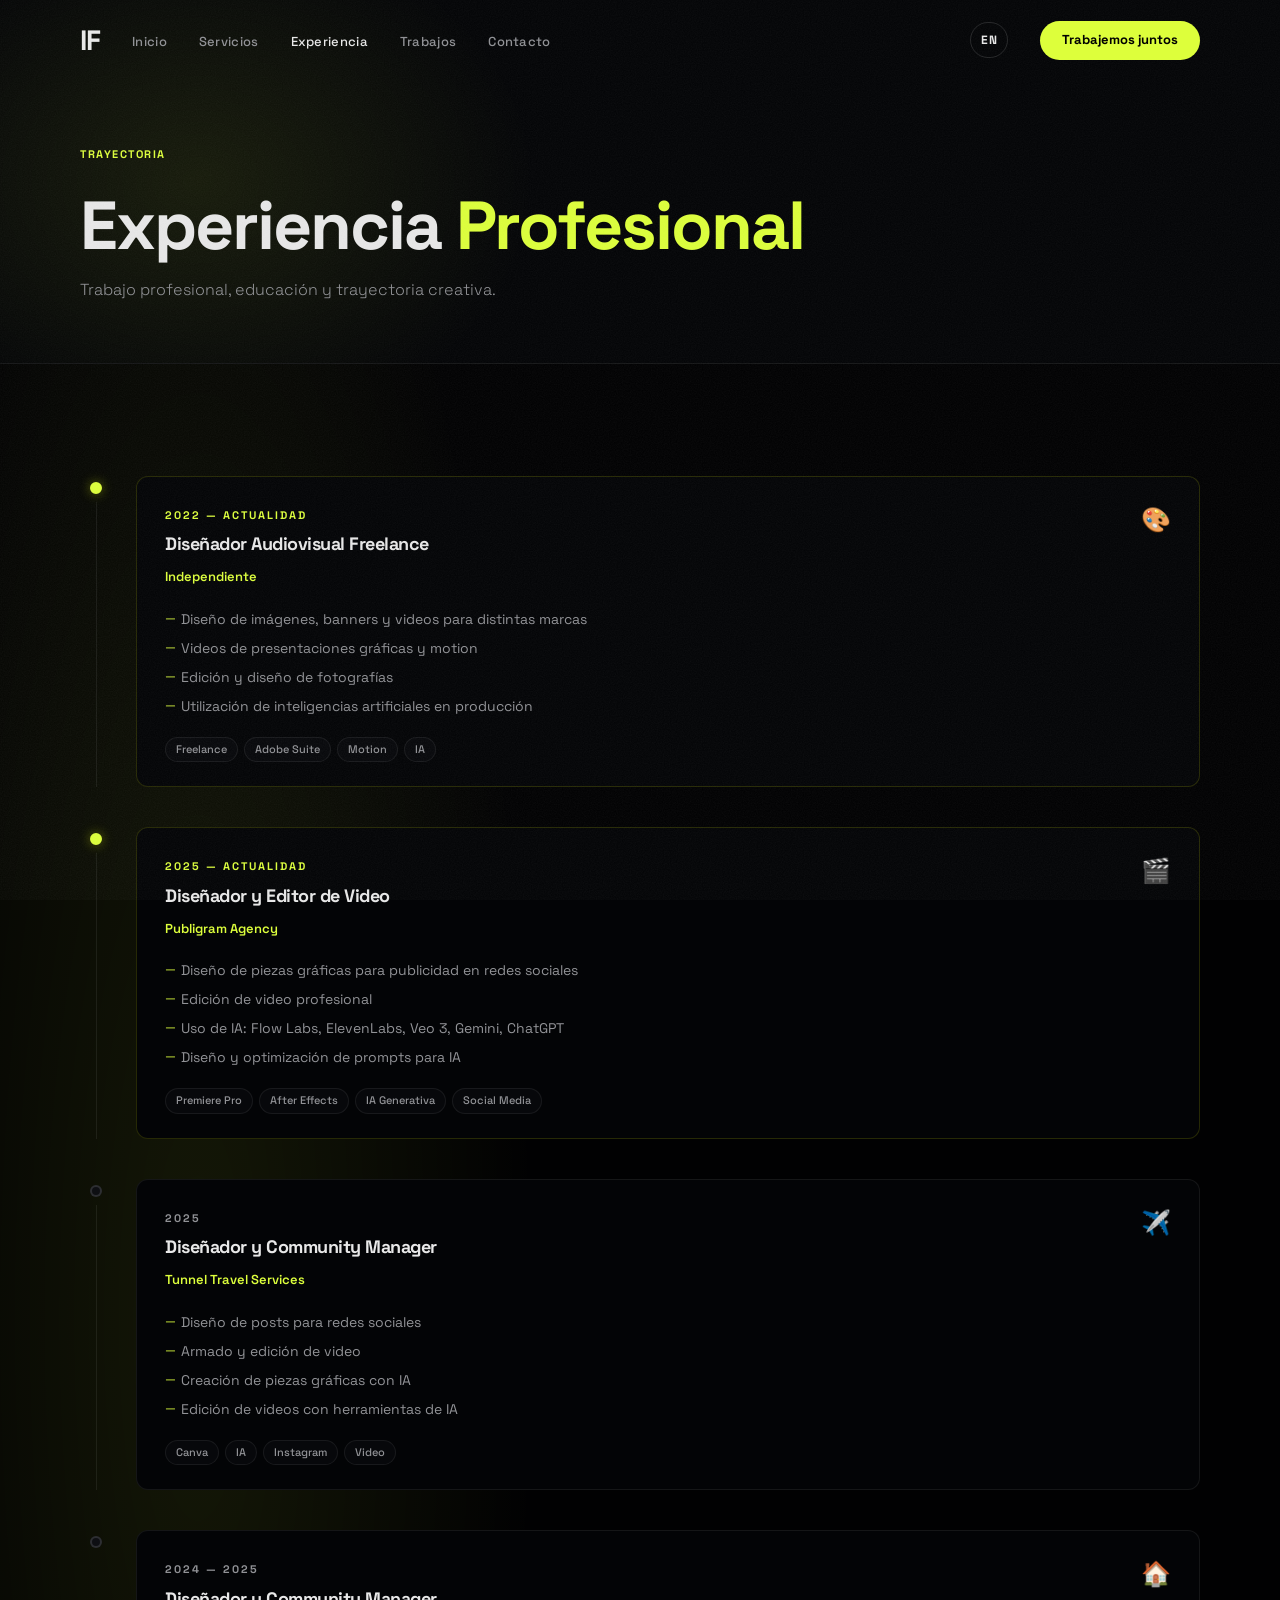
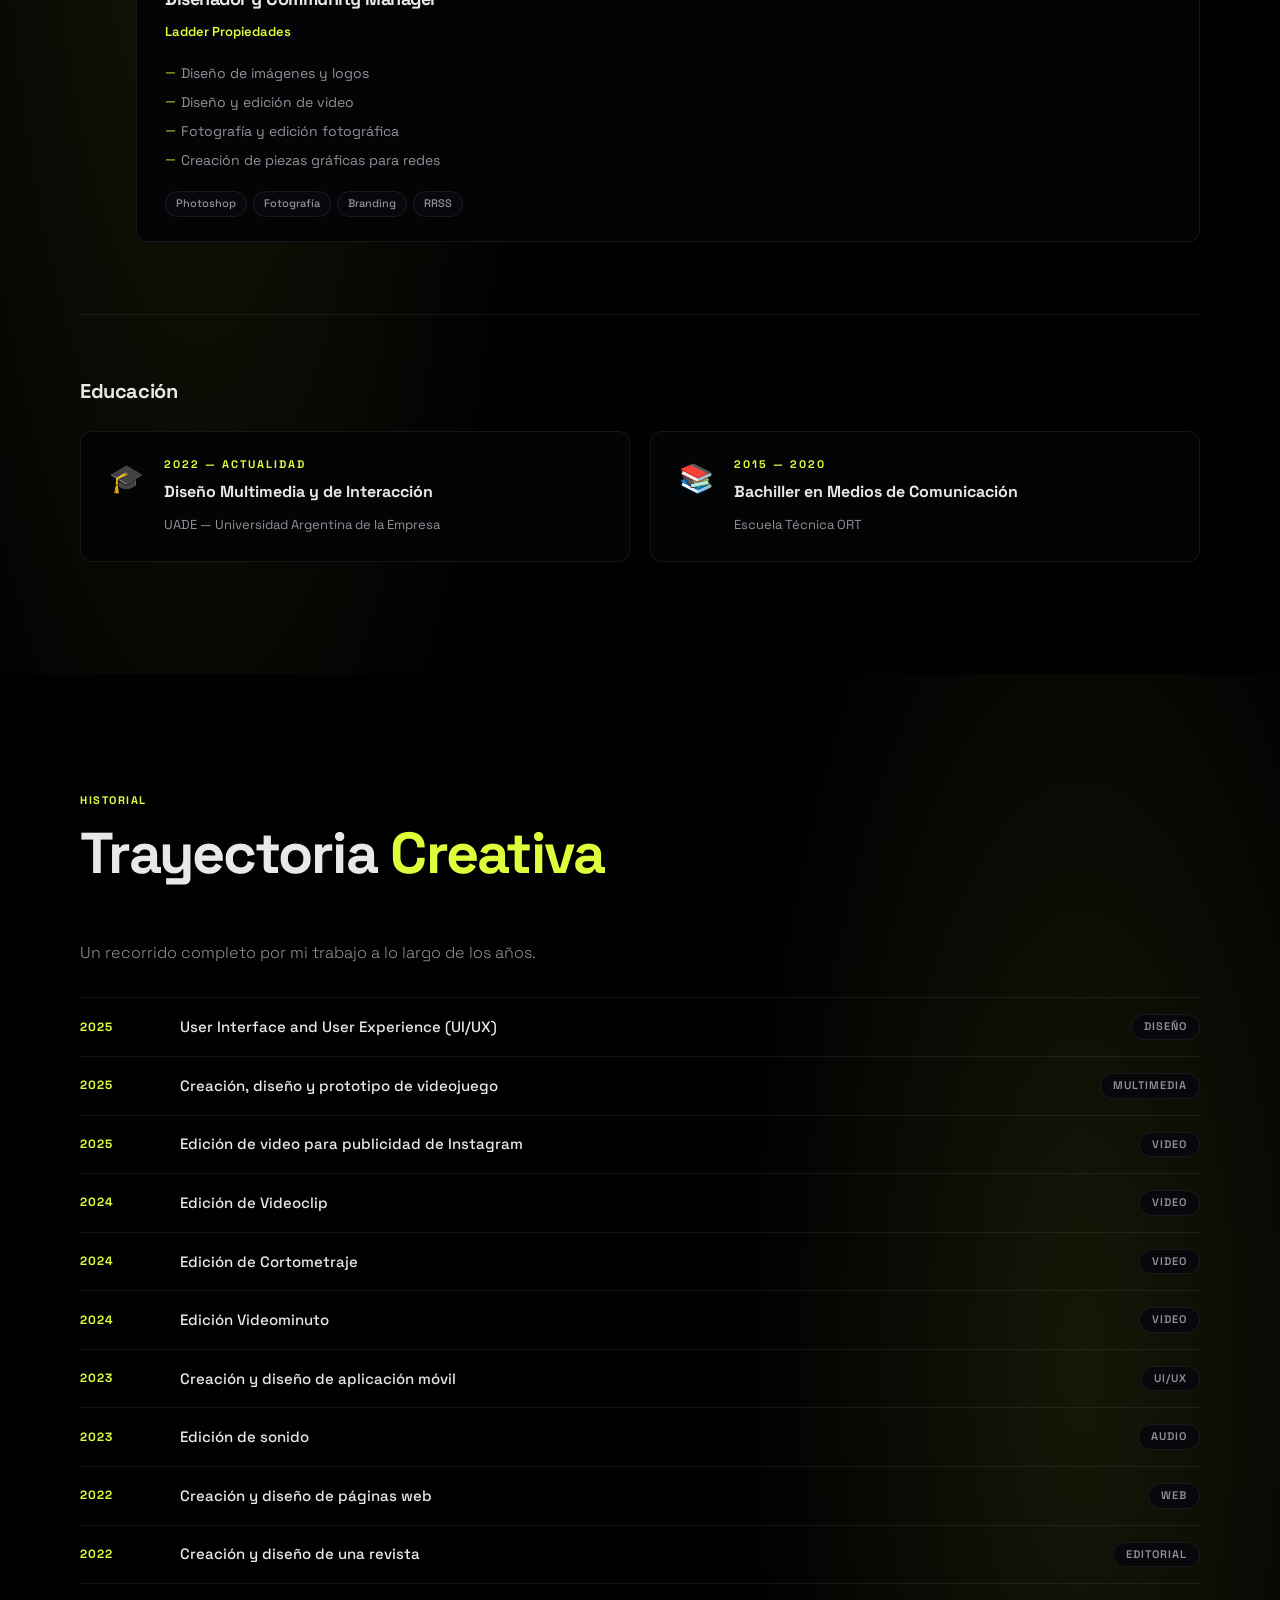
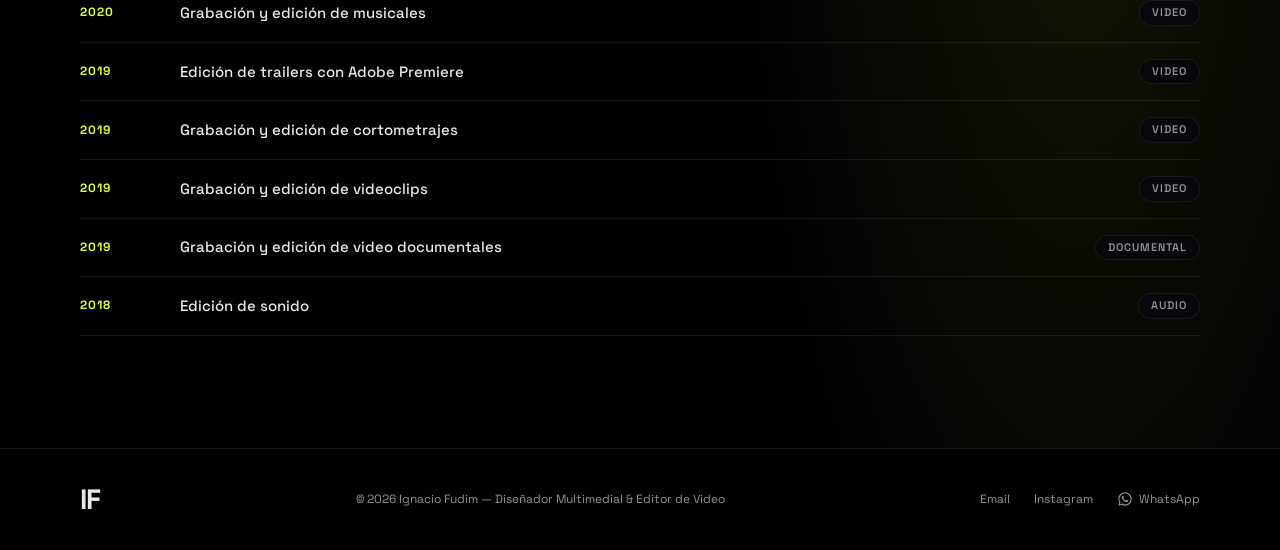
<file: proyectos.html>
<!DOCTYPE html>
<html lang="es"><head><meta charset="UTF-8" /><title>Trayectoria Creativa — Ignacio Fudim</title>
<meta http-equiv="refresh" content="0; url=experiencia.html#trayectoria" />
<link rel="canonical" href="experiencia.html#trayectoria" />
<script>location.replace('experiencia.html#trayectoria');</script></head>
<body style="background:#000;color:#fff;font-family:sans-serif"><a href="experiencia.html#trayectoria" style="color:#fff">Ir a Trayectoria Creativa</a></body></html>
</file>
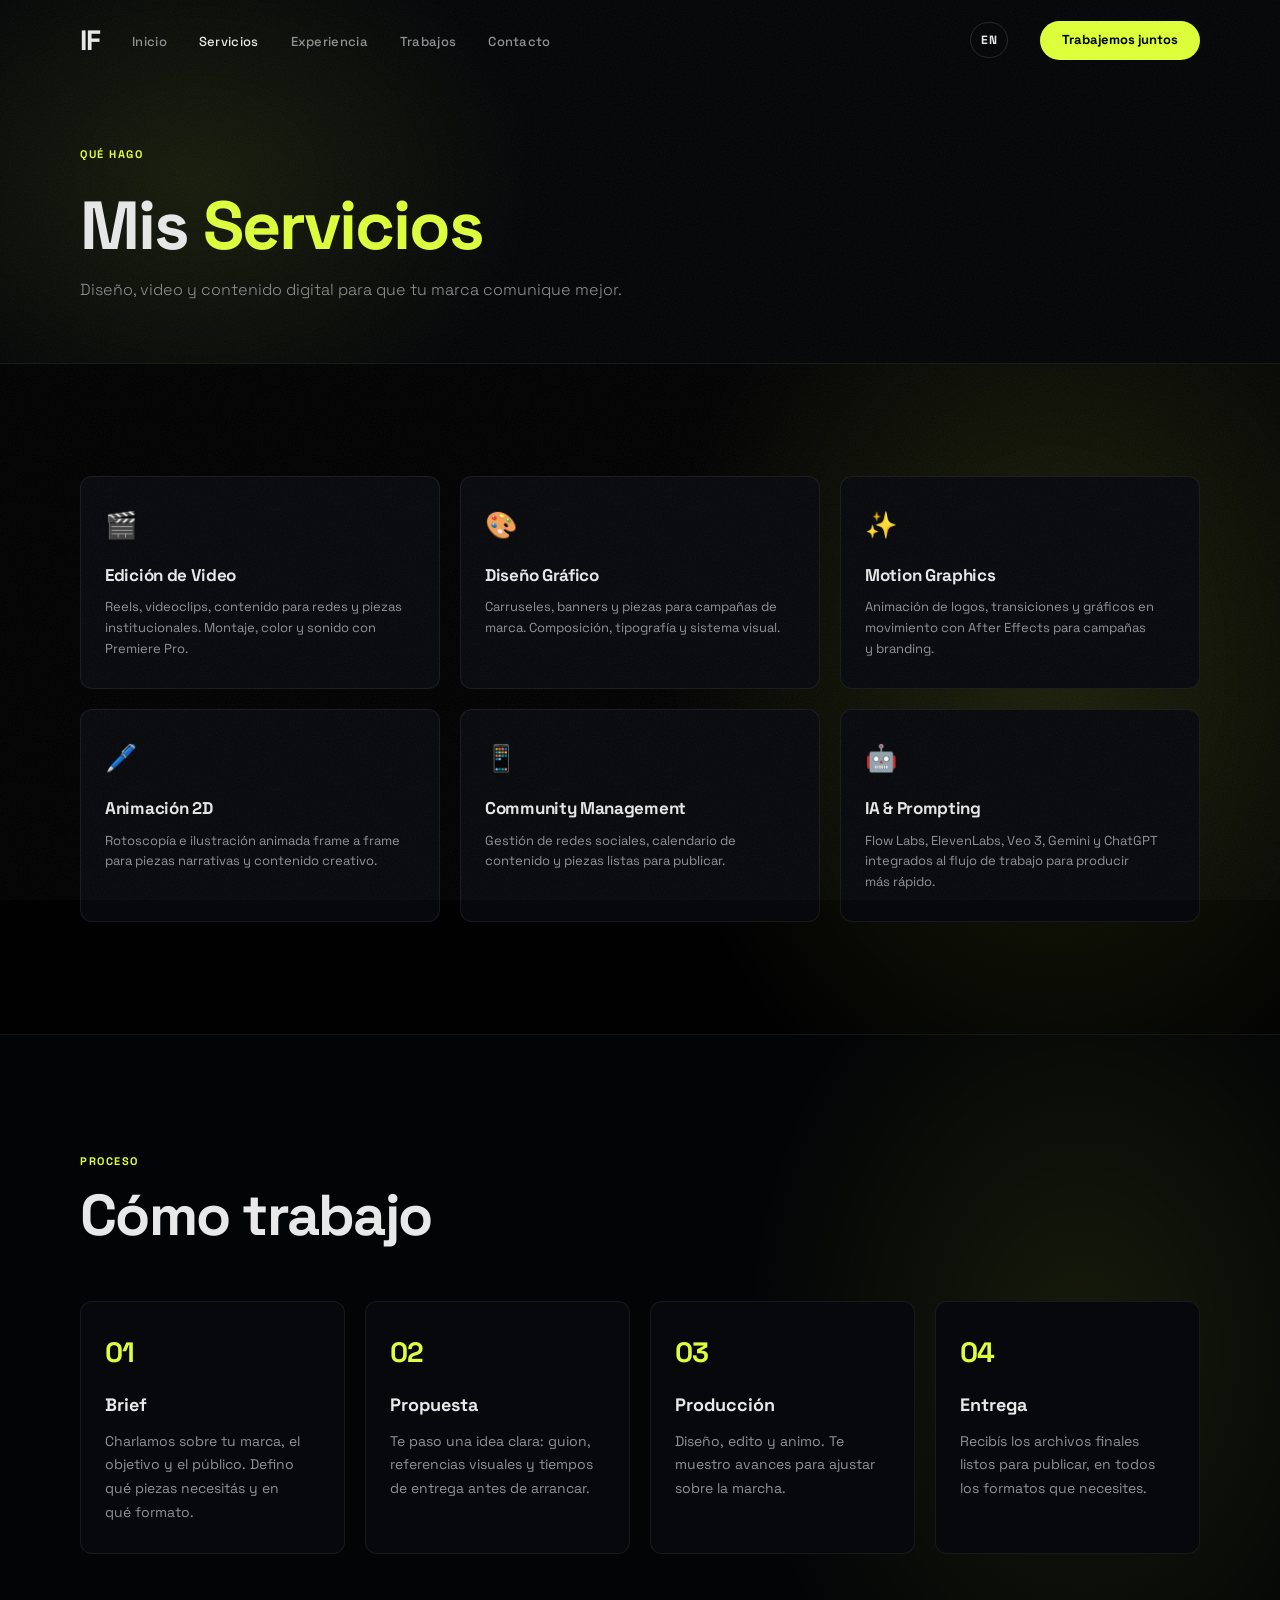
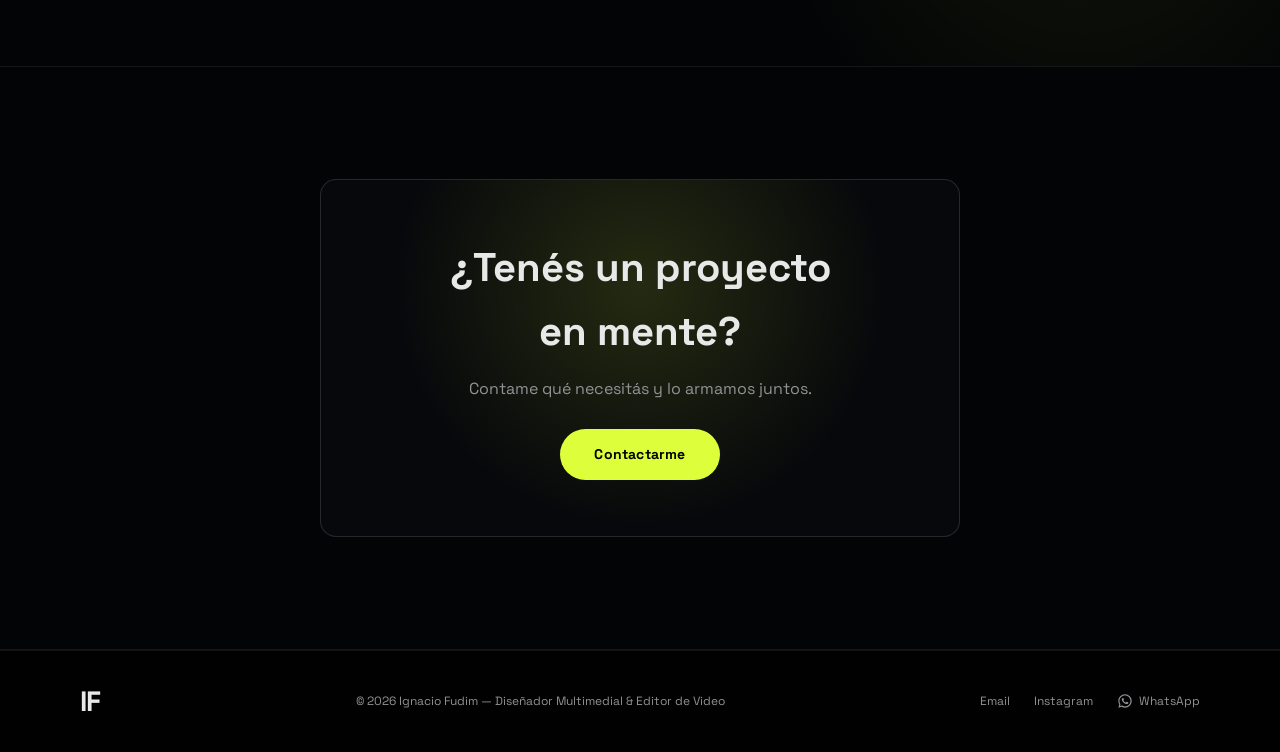
<file: servicios.html>
<!DOCTYPE html>
<html lang="es">
<head>
  <meta charset="UTF-8" />
  <meta name="viewport" content="width=device-width, initial-scale=1.0" />
  <title>Servicios — Ignacio Fudim</title>
  <meta name="description" content="Servicios de edición de video, diseño gráfico, motion graphics, animación 2D, community management e IA." />
  <meta property="og:type" content="website" />
  <meta property="og:title" content="Servicios — Ignacio Fudim" />
  <meta property="og:description" content="Servicios de edición de video, diseño gráfico, motion graphics, animación 2D, community management e IA." />
  <meta property="og:url" content="https://ignacio-fudim-portfolio.vercel.app/servicios.html" />
  <meta property="og:image" content="https://ignacio-fudim-portfolio.vercel.app/og-image.jpg" />
  <meta property="og:image:width" content="1200" />
  <meta property="og:image:height" content="630" />
  <meta name="twitter:card" content="summary_large_image" />
  <link rel="preconnect" href="https://fonts.googleapis.com" />
  <link href="https://fonts.googleapis.com/css2?family=Space+Grotesk:wght@300;400;500;600;700;800&display=swap" rel="stylesheet" />
  <link rel="icon" type="image/svg+xml" href="favicon.svg?v=2" />
  <link rel="stylesheet" href="style.css?v=5" />
  <script src="i18n.js?v=5"></script>
</head>
<body>

  <nav id="navbar">
    <div class="nav-inner">
      <a href="index.html" class="nav-logo">IF</a>
      <ul class="nav-links" id="nav-links">
        <li><a href="index.html">Inicio</a></li>
        <li><a href="servicios.html" class="nav-active">Servicios</a></li>
        <li><a href="experiencia.html">Experiencia</a></li>
        <li><a href="trabajos.html">Trabajos</a></li>
        <li><a href="contacto.html">Contacto</a></li>
        <li class="nav-mobile-cta"><a href="mailto:nachofudim@gmail.com">Trabajemos juntos →</a></li>
      </ul>
      <a href="mailto:nachofudim@gmail.com" class="nav-cta">Trabajemos juntos</a>
      <button class="hamburger" id="hamburger" aria-label="Menú" aria-expanded="false" aria-controls="nav-links">
        <span></span><span></span><span></span>
      </button>
    </div>
  </nav>
  <div class="menu-overlay" id="menu-overlay"></div>

  <div class="page-header">
    <div class="container">
      <span class="section-tag">Qué hago</span>
      <h1>Mis <span class="accent">Servicios</span></h1>
      <p class="page-header-sub">Diseño, video y contenido digital para que tu marca comunique mejor.</p>
    </div>
  </div>

  <!-- SERVICIOS -->
  <section id="servicios">
    <div class="container">
      <div class="services-grid">
        <div class="service-card service-card-featured">
          <span class="service-icon">🎬</span>
          <h3>Edición de Video</h3>
          <p>Reels, videoclips, contenido para redes y piezas institucionales. Montaje, color y sonido con Premiere Pro.</p>
        </div>
        <div class="service-card">
          <span class="service-icon">🎨</span>
          <h3>Diseño Gráfico</h3>
          <p>Carruseles, banners y piezas para campañas de marca. Composición, tipografía y sistema visual.</p>
        </div>
        <div class="service-card">
          <span class="service-icon">✨</span>
          <h3>Motion Graphics</h3>
          <p>Animación de logos, transiciones y gráficos en movimiento con After Effects para campañas y branding.</p>
        </div>
        <div class="service-card">
          <span class="service-icon">🖊️</span>
          <h3>Animación 2D</h3>
          <p>Rotoscopía e ilustración animada frame a frame para piezas narrativas y contenido creativo.</p>
        </div>
        <div class="service-card">
          <span class="service-icon">📱</span>
          <h3>Community Management</h3>
          <p>Gestión de redes sociales, calendario de contenido y piezas listas para publicar.</p>
        </div>
        <div class="service-card">
          <span class="service-icon">🤖</span>
          <h3>IA & Prompting</h3>
          <p>Flow Labs, ElevenLabs, Veo 3, Gemini y ChatGPT integrados al flujo de trabajo para producir más rápido.</p>
        </div>
      </div>
    </div>
  </section>

  <section id="proceso">
    <div class="container">
      <span class="section-tag">Proceso</span>
      <h2>Cómo trabajo</h2>
      <div class="process-grid">
        <div class="process-step">
          <span class="process-num">01</span>
          <h3>Brief</h3>
          <p>Charlamos sobre tu marca, el objetivo y el público. Defino qué piezas necesitás y en qué formato.</p>
        </div>
        <div class="process-step">
          <span class="process-num">02</span>
          <h3>Propuesta</h3>
          <p>Te paso una idea clara: guion, referencias visuales y tiempos de entrega antes de arrancar.</p>
        </div>
        <div class="process-step">
          <span class="process-num">03</span>
          <h3>Producción</h3>
          <p>Diseño, edito y animo. Te muestro avances para ajustar sobre la marcha.</p>
        </div>
        <div class="process-step">
          <span class="process-num">04</span>
          <h3>Entrega</h3>
          <p>Recibís los archivos finales listos para publicar, en todos los formatos que necesites.</p>
        </div>
      </div>
    </div>
  </section>

  <section id="cta-final">
    <div class="container">
      <div class="cta-final-box">
        <h2>¿Tenés un proyecto en mente?</h2>
        <p>Contame qué necesitás y lo armamos juntos.</p>
        <a href="contacto.html" class="btn-primary">Contactarme</a>
      </div>
    </div>
  </section>

  <footer>
    <div class="container">
      <div class="footer-inner">
        <a href="index.html" class="nav-logo">IF</a>
        <p>© 2026 Ignacio Fudim — Diseñador Multimedial & Editor de Video</p>
        <div class="footer-links">
          <a href="mailto:nachofudim@gmail.com">Email</a>
          <a href="https://instagram.com/nachofudim" target="_blank">Instagram</a>
          <a href="https://wa.me/541149737556?text=Hola%20Ignacio%2C%20vi%20tu%20portfolio%20y%20quer%C3%ADa%20consultarte%20por%20un%20proyecto." data-href-en="https://wa.me/541149737556?text=Hi%20Ignacio%2C%20I%20saw%20your%20portfolio%20and%20I%27d%20like%20to%20ask%20you%20about%20a%20project." target="_blank" class="footer-wa"><svg class="wa-icon" viewBox="0 0 32 32" width="16" height="16" fill="currentColor" aria-hidden="true"><path d="M16.04 2.67C8.65 2.67 2.67 8.65 2.67 16.04c0 2.5.68 4.84 1.87 6.85L2.67 29.33l6.6-1.73a13.3 13.3 0 0 0 6.77 1.85c7.39 0 13.37-5.98 13.37-13.37S23.43 2.67 16.04 2.67Zm0 24.2c-2.14 0-4.12-.6-5.8-1.63l-.42-.25-3.92 1.03 1.04-3.82-.27-.4a10.9 10.9 0 0 1-1.7-5.76c0-6.05 4.92-10.97 10.97-10.97s10.97 4.92 10.97 10.97-4.92 10.97-10.97 10.97Zm6-8.22c-.33-.16-1.94-.96-2.24-1.07-.3-.11-.52-.16-.73.16-.22.33-.84 1.07-1.03 1.29-.19.22-.38.24-.7.08-.33-.16-1.38-.51-2.63-1.63-.97-.87-1.63-1.94-1.82-2.27-.19-.33-.02-.5.14-.67.15-.15.33-.38.5-.57.16-.19.22-.33.33-.55.11-.22.05-.41-.03-.57-.08-.16-.73-1.75-.99-2.4-.26-.62-.53-.54-.73-.55h-.62c-.22 0-.57.08-.87.41-.3.33-1.14 1.11-1.14 2.71s1.17 3.14 1.33 3.36c.16.22 2.3 3.51 5.57 4.92.78.34 1.38.54 1.86.69.78.25 1.49.21 2.05.13.62-.1 1.94-.79 2.22-1.56.27-.76.27-1.42.19-1.56-.08-.14-.3-.22-.63-.38Z"/></svg> WhatsApp</a>
        </div>
      </div>
    </div>
  </footer>

  <script src="app.js?v=5"></script>
</body>
</html>
</file>
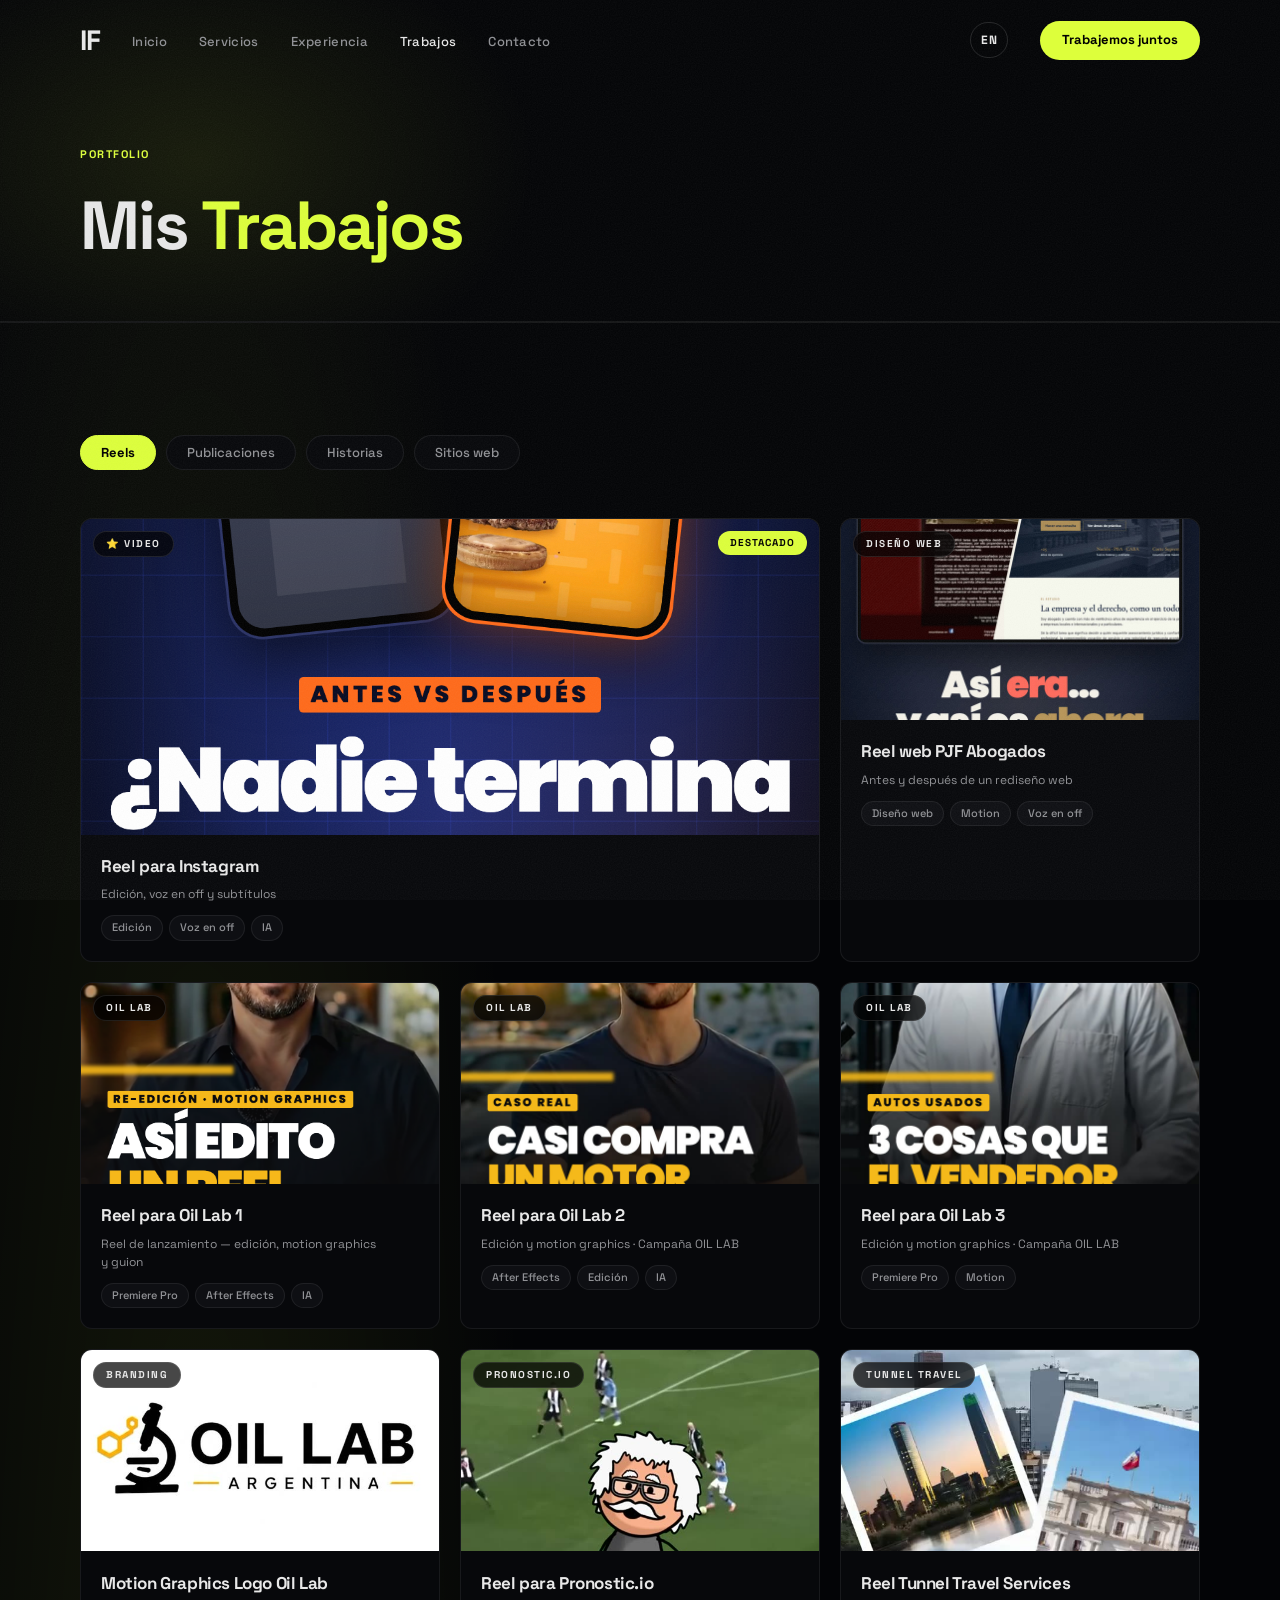
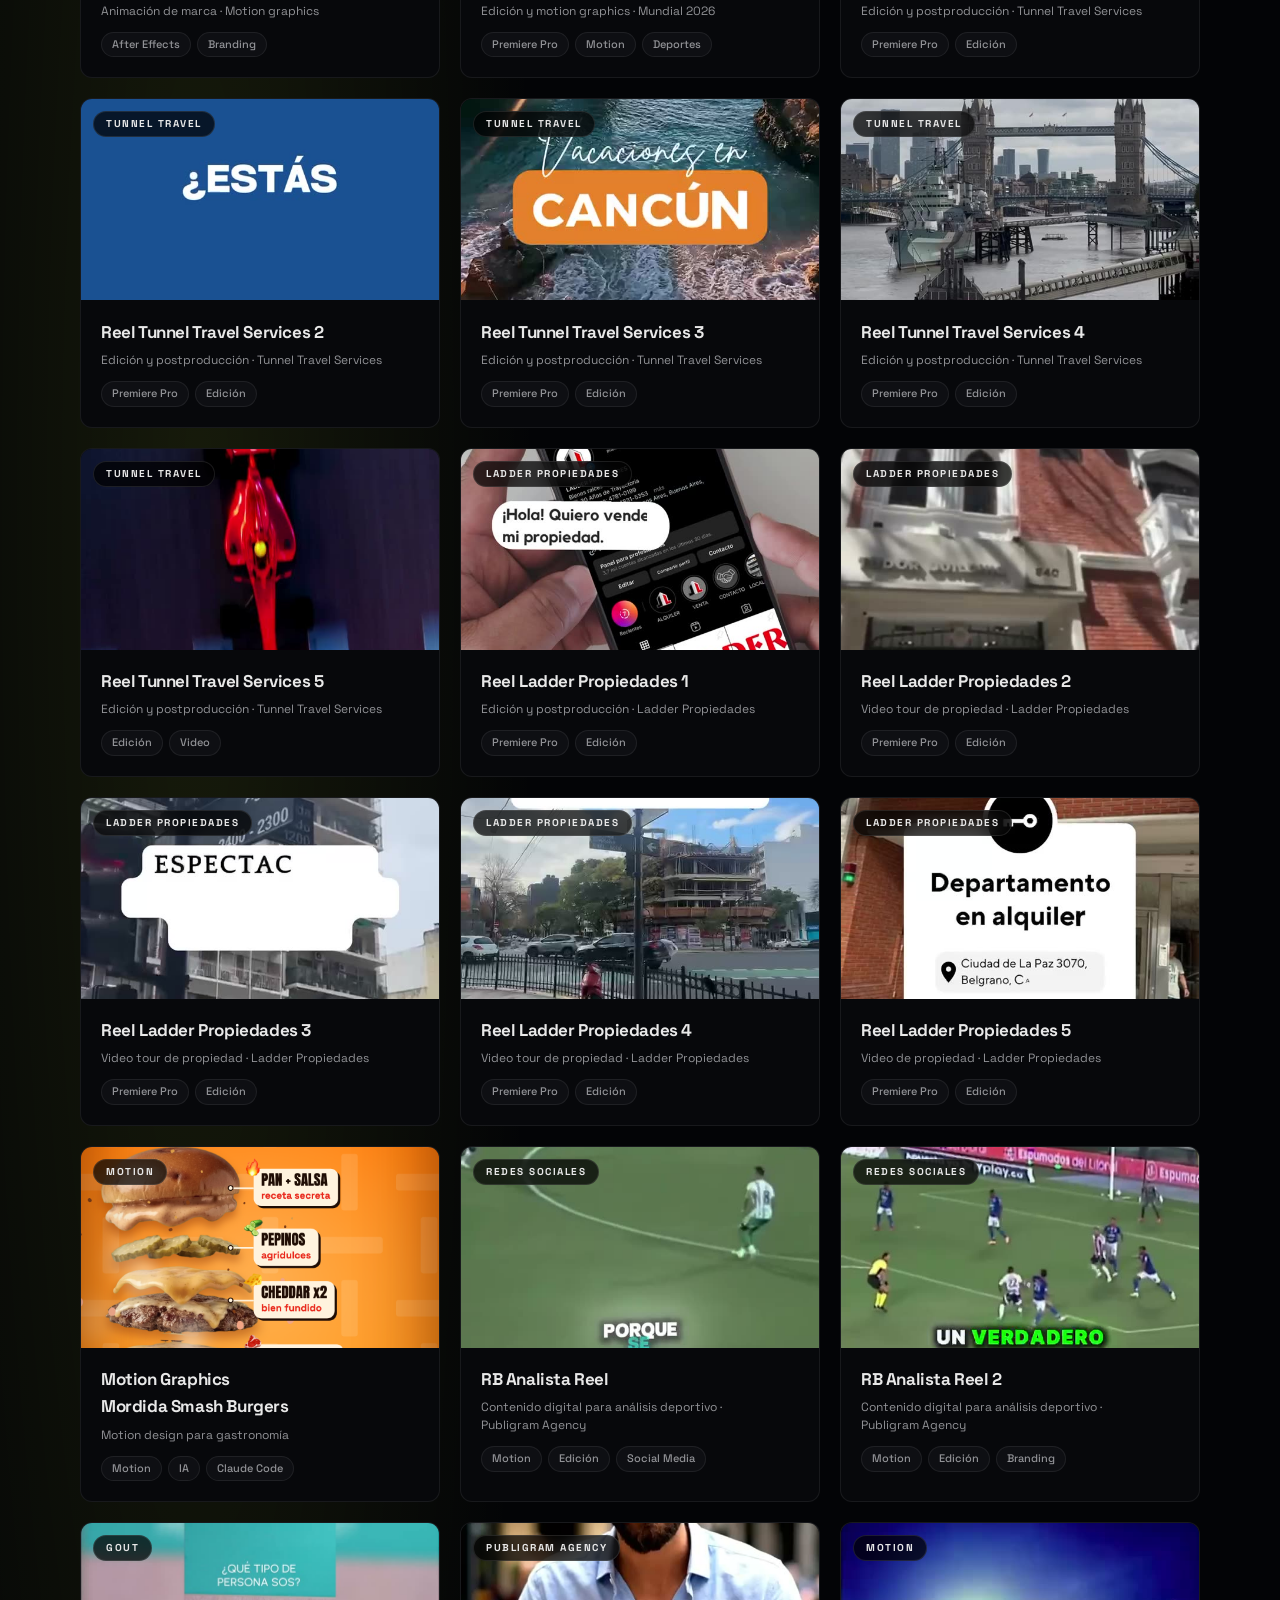
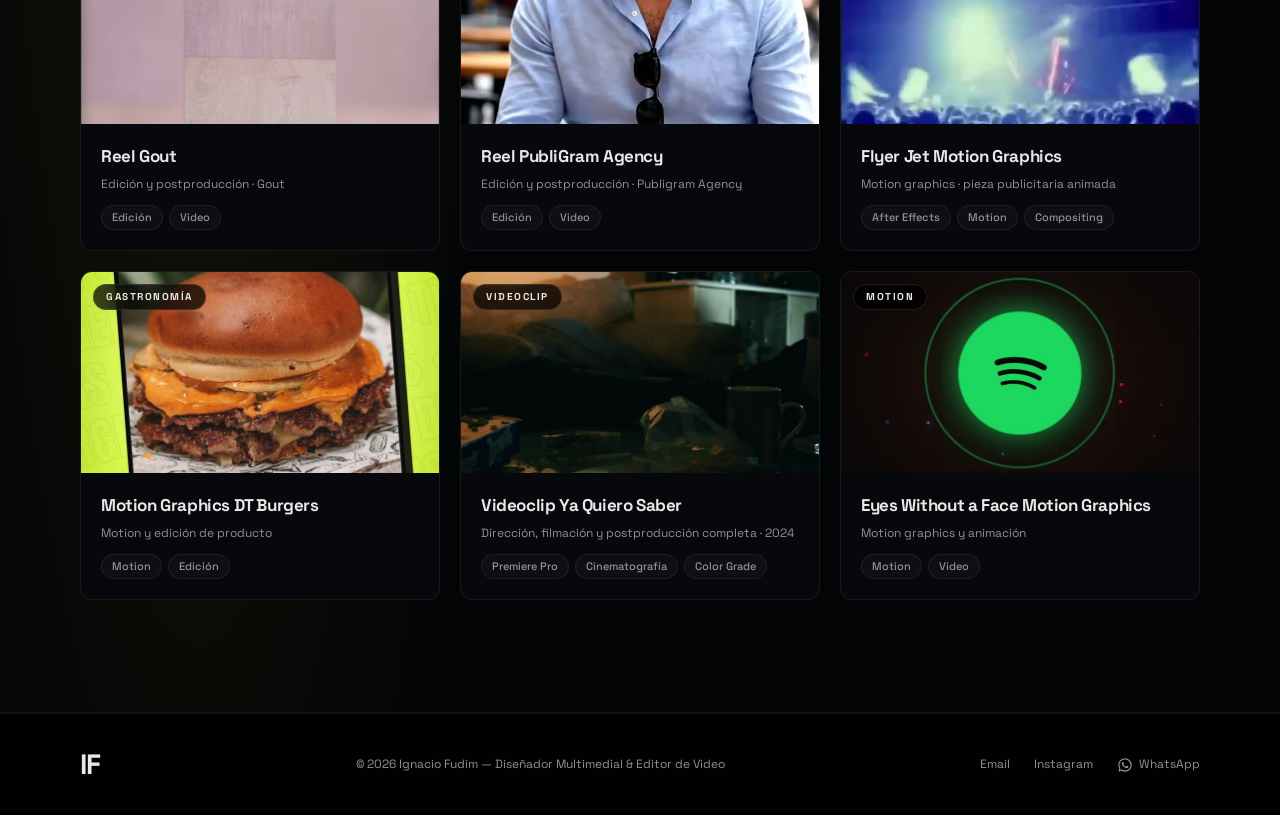
<file: trabajos.html>
<!DOCTYPE html>
<html lang="es">
<head>
  <meta charset="UTF-8" />
  <meta name="viewport" content="width=device-width, initial-scale=1.0" />
  <title>Trabajos — Ignacio Fudim</title>
  <meta name="description" content="Reels, motion graphics y piezas de diseño para Oil Lab, Ladder Propiedades, Tunnel Travel y más." />
  <meta property="og:type" content="website" />
  <meta property="og:title" content="Trabajos — Ignacio Fudim" />
  <meta property="og:description" content="Reels, motion graphics y piezas de diseño para Oil Lab, Ladder Propiedades, Tunnel Travel y más." />
  <meta property="og:url" content="https://ignacio-fudim-portfolio.vercel.app/trabajos.html" />
  <meta property="og:image" content="https://ignacio-fudim-portfolio.vercel.app/og-image.jpg" />
  <meta property="og:image:width" content="1200" />
  <meta property="og:image:height" content="630" />
  <meta name="twitter:card" content="summary_large_image" />
  <link rel="preconnect" href="https://fonts.googleapis.com" />
  <link href="https://fonts.googleapis.com/css2?family=Space+Grotesk:wght@300;400;500;600;700;800&display=swap" rel="stylesheet" />
  <link rel="icon" type="image/svg+xml" href="favicon.svg?v=2" />
  <link rel="stylesheet" href="style.css?v=5" />
  <script src="i18n.js?v=5"></script>
</head>
<body>

  <nav id="navbar">
    <div class="nav-inner">
      <a href="index.html" class="nav-logo">IF</a>
      <ul class="nav-links" id="nav-links">
        <li><a href="index.html">Inicio</a></li>
        <li><a href="servicios.html">Servicios</a></li>
        <li><a href="experiencia.html">Experiencia</a></li>
        <li><a href="trabajos.html" class="nav-active">Trabajos</a></li>
        <li><a href="contacto.html">Contacto</a></li>
        <li class="nav-mobile-cta"><a href="mailto:nachofudim@gmail.com">Trabajemos juntos →</a></li>
      </ul>
      <a href="mailto:nachofudim@gmail.com" class="nav-cta">Trabajemos juntos</a>
      <button class="hamburger" id="hamburger" aria-label="Menú" aria-expanded="false" aria-controls="nav-links">
        <span></span><span></span><span></span>
      </button>
    </div>
  </nav>
  <div class="menu-overlay" id="menu-overlay"></div>

  <div class="page-header">
    <div class="container">
      <span class="section-tag">Portfolio</span>
      <h1>Mis <span class="accent">Trabajos</span></h1>
    </div>
  </div>

  <section id="works">
    <div class="container">
      <div class="filter-row">
        <button class="filter-btn active" data-tab="reels">Reels</button>
        <button class="filter-btn" data-tab="posts">Publicaciones</button>
        <button class="filter-btn" data-tab="stories">Historias</button>
        <button class="filter-btn" data-tab="web">Sitios web</button>
      </div>

      <div class="works-grid" id="works-grid">

        <div class="work-card featured" data-category="video social"
             data-type="video" data-src="www/independiente/reel-voz-en-off.mp4"
             data-title="Reel para Instagram"
             data-desc="Mi propio reel para redes: guion, voz en off, edición y subtítulos pensados para frenar el scroll y mostrar el contenido que puedo crear para tu marca.">
          <div class="work-thumb video-thumb">
            <video src="www/independiente/reel-voz-en-off.mp4" poster="www/independiente/portada-voz-en-off.png" muted loop playsinline preload="metadata"></video>
            <div class="work-overlay"><span class="play-icon">▶</span></div>
            <span class="work-cat-badge">⭐ Video</span>
            <span class="featured-badge">Destacado</span>
          </div>
          <div class="work-info">
            <h3>Reel para Instagram</h3>
            <p>Edición, voz en off y subtítulos</p>
            <div class="work-tags"><span>Edición</span><span>Voz en off</span><span>IA</span></div>
          </div>
        </div>

        <div class="work-card" data-category="video motion web social"
             data-type="video" data-src="www/web/reel-web-pjf.mp4"
             data-title="Reel web PJF Abogados"
             data-desc="Reel antes y después del rediseño web de PJF Abogados: de un sitio de 2010 a una web sobria y clara, con capturas reales, motion graphics y voz en off.">
          <div class="work-thumb video-thumb">
            <video src="www/web/reel-web-pjf.mp4" poster="www/web/portada-reel-web-pjf.jpg" muted loop playsinline preload="metadata"></video>
            <div class="work-overlay"><span class="play-icon">▶</span></div>
            <span class="work-cat-badge">Diseño web</span>
          </div>
          <div class="work-info">
            <h3>Reel web PJF Abogados</h3>
            <p>Antes y después de un rediseño web</p>
            <div class="work-tags"><span>Diseño web</span><span>Motion</span><span>Voz en off</span></div>
          </div>
        </div>

        <div class="work-card" data-category="video motion social"
             data-type="video" data-src="www/oil-lab/oil-lab-reel-3-reedit.mp4"
             data-title="Reel para Oil Lab 1"
             data-desc="Reel principal de la campaña de lanzamiento de OIL LAB Argentina, laboratorio de análisis de aceite usado. Dirección, edición y motion graphics.">
          <div class="work-thumb video-thumb">
            <video src="www/oil-lab/oil-lab-reel-3-reedit.mp4" poster="www/oil-lab/portada-oil-lab.png" muted loop playsinline preload="metadata"></video>
            <div class="work-overlay"><span class="play-icon">▶</span></div>
            <span class="work-cat-badge">OIL LAB</span>
          </div>
          <div class="work-info">
            <h3>Reel para Oil Lab 1</h3>
            <p>Reel de lanzamiento — edición, motion graphics y guion</p>
            <div class="work-tags"><span>Premiere Pro</span><span>After Effects</span><span>IA</span></div>
          </div>
        </div>

        <div class="work-card carousel-card" data-category="design social"
             data-type="carousel"
             data-images="www/oil-lab/slides/slide-1.jpg|www/oil-lab/slides/slide-2.jpg|www/oil-lab/slides/slide-3.jpg|www/oil-lab/slides/slide-4.jpg|www/oil-lab/slides/slide-5.jpg|www/oil-lab/slides/slide-6.jpg|www/oil-lab/slides/slide-7.jpg|www/oil-lab/slides/slide-8.jpg"
             data-title="Carrusel para Oil Lab 1"
             data-desc="Carrusel de 8 piezas para el lanzamiento de OIL LAB Argentina, laboratorio de análisis de aceite usado. Guion visual completo: del problema al servicio.">
          <div class="work-thumb img-thumb">
            <img src="www/oil-lab/slides/slide-1.jpg" alt="Carrusel para Oil Lab 1" loading="lazy" />
            <div class="work-overlay"><span class="play-icon">✦</span></div>
            <span class="work-cat-badge">Diseño Gráfico</span>
            <span class="carousel-count">8 fotos</span>
          </div>
          <div class="work-info">
            <h3>Carrusel para Oil Lab 1</h3>
            <p>Guion visual de 8 piezas para redes sociales</p>
            <div class="work-tags"><span>Photoshop</span><span>Copywriting</span><span>IA</span></div>
          </div>
        </div>

        <div class="work-card" data-category="video motion social"
             data-type="video" data-src="www/oil-lab/oil-lab-ia-1-caso-real.mp4"
             data-title="Reel para Oil Lab 2"
             data-desc="Reel «Caso real: casi compra un motor fundido» para OIL LAB Argentina. Guion, edición, subtítulos y gráficos animados con IA.">
          <div class="work-thumb video-thumb">
            <video src="www/oil-lab/oil-lab-ia-1-caso-real.mp4" poster="www/oil-lab/portada-oil-lab-ia-1.jpg" muted loop playsinline></video>
            <div class="work-overlay"><span class="play-icon">▶</span></div>
            <span class="work-cat-badge">OIL LAB</span>
          </div>
          <div class="work-info">
            <h3>Reel para Oil Lab 2</h3>
            <p>Edición y motion graphics · Campaña OIL LAB</p>
            <div class="work-tags"><span>After Effects</span><span>Edición</span><span>IA</span></div>
          </div>
        </div>

        <div class="work-card" data-category="video motion social"
             data-type="video" data-src="www/oil-lab/oil-lab-ia-2-tres-secretos.mp4"
             data-title="Reel para Oil Lab 3"
             data-desc="Reel «3 cosas que el vendedor no te dice» para OIL LAB Argentina, sobre autos usados. Guion, edición, subtítulos y gráficos animados con IA.">
          <div class="work-thumb video-thumb">
            <video src="www/oil-lab/oil-lab-ia-2-tres-secretos.mp4" poster="www/oil-lab/portada-oil-lab-ia-2.jpg" muted loop playsinline></video>
            <div class="work-overlay"><span class="play-icon">▶</span></div>
            <span class="work-cat-badge">OIL LAB</span>
          </div>
          <div class="work-info">
            <h3>Reel para Oil Lab 3</h3>
            <p>Edición y motion graphics · Campaña OIL LAB</p>
            <div class="work-tags"><span>Premiere Pro</span><span>Motion</span></div>
          </div>
        </div>

        <div class="work-card" data-category="animation motion"
             data-type="video" data-src="www/oil-lab/logo-reveal.mp4"
             data-title="Motion Graphics Logo Oil Lab"
             data-desc="Animación de presentación de marca para OIL LAB Argentina.">
          <div class="work-thumb video-thumb">
            <video src="www/oil-lab/logo-reveal.mp4" poster="www/oil-lab/logo-reveal-poster.jpg" muted loop playsinline></video>
            <div class="work-overlay"><span class="play-icon">▶</span></div>
            <span class="work-cat-badge">Branding</span>
          </div>
          <div class="work-info">
            <h3>Motion Graphics Logo Oil Lab</h3>
            <p>Animación de marca · Motion graphics</p>
            <div class="work-tags"><span>After Effects</span><span>Branding</span></div>
          </div>
        </div>

        <div class="work-card" data-category="design social"
             data-type="image" data-src="www/oil-lab/portada-oil-lab.png"
             data-title="Portada Reel Oil Lab"
             data-desc="Portada del reel de campaña de OIL LAB Argentina, laboratorio de análisis de aceite usado.">
          <div class="work-thumb img-thumb">
            <img src="www/oil-lab/portada-oil-lab.png" alt="Portada Reel Oil Lab" loading="lazy" />
            <div class="work-overlay"><span class="play-icon">✦</span></div>
            <span class="work-cat-badge">Diseño Gráfico</span>
          </div>
          <div class="work-info">
            <h3>Portada Reel Oil Lab</h3>
            <p>Portada para el reel de lanzamiento</p>
            <div class="work-tags"><span>Photoshop</span><span>Diseño</span></div>
          </div>
        </div>

        <div class="work-card" data-category="design social"
             data-type="image" data-src="www/oil-lab/portada-oil-lab-ia-1.jpg"
             data-title="Portada Reel Oil Lab 2"
             data-desc="Portada del reel «Caso real: casi compra un motor fundido» para OIL LAB Argentina.">
          <div class="work-thumb img-thumb">
            <img src="www/oil-lab/portada-oil-lab-ia-1.jpg" alt="Portada Reel Oil Lab 2" loading="lazy" />
            <div class="work-overlay"><span class="play-icon">✦</span></div>
            <span class="work-cat-badge">Diseño Gráfico</span>
          </div>
          <div class="work-info">
            <h3>Portada Reel Oil Lab 2</h3>
            <p>Portada para reel · Caso real</p>
            <div class="work-tags"><span>Photoshop</span><span>Diseño</span></div>
          </div>
        </div>

        <div class="work-card" data-category="design social"
             data-type="image" data-src="www/oil-lab/portada-oil-lab-ia-2.jpg"
             data-title="Portada Reel Oil Lab 3"
             data-desc="Portada del reel «3 cosas que el vendedor no te dice» para OIL LAB Argentina.">
          <div class="work-thumb img-thumb">
            <img src="www/oil-lab/portada-oil-lab-ia-2.jpg" alt="Portada Reel Oil Lab 3" loading="lazy" />
            <div class="work-overlay"><span class="play-icon">✦</span></div>
            <span class="work-cat-badge">Diseño Gráfico</span>
          </div>
          <div class="work-info">
            <h3>Portada Reel Oil Lab 3</h3>
            <p>Portada para reel · Autos usados</p>
            <div class="work-tags"><span>Photoshop</span><span>Diseño</span></div>
          </div>
        </div>

        <div class="work-card" data-category="design social"
             data-type="image" data-src="www/oil-lab/post-roto.jpg"
             data-title="Carrusel para Oil Lab 2"
             data-desc="Pieza gráfica de la campaña OIL LAB Argentina, comunicando el valor del análisis de aceite antes de comprar un auto usado.">
          <div class="work-thumb img-thumb">
            <img src="www/oil-lab/post-roto.jpg" alt="Carrusel para Oil Lab 2" loading="lazy" />
            <div class="work-overlay"><span class="play-icon">✦</span></div>
            <span class="work-cat-badge">Diseño Gráfico</span>
          </div>
          <div class="work-info">
            <h3>Carrusel para Oil Lab 2</h3>
            <p>Diseño de post para redes sociales</p>
            <div class="work-tags"><span>Photoshop</span><span>IA</span></div>
          </div>
        </div>

        <div class="work-card carousel-card" data-category="design social"
             data-type="carousel"
             data-images="www/oil-lab/slides2/slide-1.jpg|www/oil-lab/slides2/slide-2.jpg|www/oil-lab/slides2/slide-3.jpg|www/oil-lab/slides2/slide-4.jpg|www/oil-lab/slides2/slide-5.jpg|www/oil-lab/slides2/slide-6.jpg"
             data-title="Carrusel para Oil Lab 3"
             data-desc="Carrusel educativo para OIL LAB Argentina: qué puede detectar un análisis de aceite usado sin abrir el motor.">
          <div class="work-thumb img-thumb">
            <img src="www/oil-lab/slides2/slide-1.jpg" alt="Carrusel para Oil Lab 3" loading="lazy" />
            <div class="work-overlay"><span class="play-icon">✦</span></div>
            <span class="work-cat-badge">Diseño Gráfico</span>
            <span class="carousel-count">6 fotos</span>
          </div>
          <div class="work-info">
            <h3>Carrusel para Oil Lab 3</h3>
            <p>Carrusel educativo para redes sociales</p>
            <div class="work-tags"><span>Photoshop</span><span>Copywriting</span><span>IA</span></div>
          </div>
        </div>

        <div class="work-card carousel-card" data-category="design social"
             data-type="carousel"
             data-images="www/oil-lab/duda-cliente/slide-1.jpg|www/oil-lab/duda-cliente/slide-2.jpg|www/oil-lab/duda-cliente/slide-3.jpg|www/oil-lab/duda-cliente/slide-4.jpg|www/oil-lab/duda-cliente/slide-5.jpg"
             data-title="Carrusel para Oil Lab 4"
             data-desc="Carrusel para concesionarias: por qué el comprador duda antes de comprar un auto usado, y cómo el certificado de aceite elimina esa duda.">
          <div class="work-thumb img-thumb">
            <img src="www/oil-lab/duda-cliente/slide-1.jpg" alt="Carrusel para Oil Lab 4" loading="lazy" />
            <div class="work-overlay"><span class="play-icon">✦</span></div>
            <span class="work-cat-badge">Diseño Gráfico</span>
            <span class="carousel-count">5 fotos</span>
          </div>
          <div class="work-info">
            <h3>Carrusel para Oil Lab 4</h3>
            <p>Carrusel B2B para concesionarias</p>
            <div class="work-tags"><span>Photoshop</span><span>Copywriting</span><span>IA</span></div>
          </div>
        </div>

        <div class="work-card carousel-card" data-category="design social"
             data-type="carousel"
             data-images="www/oil-lab/preguntas-vendedor/slide-1.jpg|www/oil-lab/preguntas-vendedor/slide-2.jpg|www/oil-lab/preguntas-vendedor/slide-3.jpg|www/oil-lab/preguntas-vendedor/slide-4.jpg|www/oil-lab/preguntas-vendedor/slide-5.jpg|www/oil-lab/preguntas-vendedor/slide-6.jpg"
             data-title="Carrusel para Oil Lab 5"
             data-desc="Carrusel educativo para compradores: 5 preguntas clave antes de comprar un auto usado.">
          <div class="work-thumb img-thumb">
            <img src="www/oil-lab/preguntas-vendedor/slide-1.jpg" alt="Carrusel para Oil Lab 5" loading="lazy" />
            <div class="work-overlay"><span class="play-icon">✦</span></div>
            <span class="work-cat-badge">Diseño Gráfico</span>
            <span class="carousel-count">6 fotos</span>
          </div>
          <div class="work-info">
            <h3>Carrusel para Oil Lab 5</h3>
            <p>Carrusel educativo para redes sociales</p>
            <div class="work-tags"><span>Photoshop</span><span>Copywriting</span><span>IA</span></div>
          </div>
        </div>

        <div class="work-card carousel-card" data-category="design social"
             data-type="carousel"
             data-images="www/oil-lab/concesionaria/slide-1.jpg|www/oil-lab/concesionaria/slide-2.jpg|www/oil-lab/concesionaria/slide-3.jpg|www/oil-lab/concesionaria/slide-4.jpg|www/oil-lab/concesionaria/slide-5.jpg|www/oil-lab/concesionaria/slide-6.jpg"
             data-title="Carrusel para Oil Lab 6"
             data-desc="Carrusel B2B: por qué una concesionaria que vende sin certificado de aceite usado pierde ventas frente a las que sí lo ofrecen.">
          <div class="work-thumb img-thumb">
            <img src="www/oil-lab/concesionaria/slide-1.jpg" alt="Carrusel para Oil Lab 6" loading="lazy" />
            <div class="work-overlay"><span class="play-icon">✦</span></div>
            <span class="work-cat-badge">Diseño Gráfico</span>
            <span class="carousel-count">6 fotos</span>
          </div>
          <div class="work-info">
            <h3>Carrusel para Oil Lab 6</h3>
            <p>Carrusel B2B para concesionarias</p>
            <div class="work-tags"><span>Photoshop</span><span>Copywriting</span><span>IA</span></div>
          </div>
        </div>

        <div class="work-card carousel-card" data-category="design social"
             data-type="carousel"
             data-images="www/oil-lab/dos-autos/slide-1.jpg|www/oil-lab/dos-autos/slide-2.jpg|www/oil-lab/dos-autos/slide-3.jpg|www/oil-lab/dos-autos/slide-4.jpg|www/oil-lab/dos-autos/slide-5.jpg|www/oil-lab/dos-autos/slide-6.jpg|www/oil-lab/dos-autos/slide-7.jpg|www/oil-lab/dos-autos/slide-8.jpg|www/oil-lab/dos-autos/slide-9.jpg"
             data-title="Carrusel para Oil Lab 7"
             data-desc="Carrusel: dos autos del mismo año pueden tener historias muy distintas por dentro. La importancia del certificado de aceite usado.">
          <div class="work-thumb img-thumb">
            <img src="www/oil-lab/dos-autos/slide-1.jpg" alt="Carrusel para Oil Lab 7" loading="lazy" />
            <div class="work-overlay"><span class="play-icon">✦</span></div>
            <span class="work-cat-badge">Diseño Gráfico</span>
            <span class="carousel-count">9 fotos</span>
          </div>
          <div class="work-info">
            <h3>Carrusel para Oil Lab 7</h3>
            <p>Carrusel de concientización para redes sociales</p>
            <div class="work-tags"><span>Photoshop</span><span>Copywriting</span><span>IA</span></div>
          </div>
        </div>

        <div class="work-card carousel-card" data-category="design social"
             data-type="carousel"
             data-images="www/oil-lab/alta-gama/slide-1.jpg|www/oil-lab/alta-gama/slide-2.jpg|www/oil-lab/alta-gama/slide-3.jpg"
             data-title="Carrusel para Oil Lab 8"
             data-desc="Carrusel para OIL LAB Argentina sobre la compra de autos usados de alta gama: qué puede esconder la caja automática y por qué conviene analizar el aceite antes de pagar.">
          <div class="work-thumb img-thumb">
            <img src="www/oil-lab/alta-gama/slide-1.jpg" alt="Carrusel para Oil Lab 8" loading="lazy" />
            <div class="work-overlay"><span class="play-icon">✦</span></div>
            <span class="work-cat-badge">Diseño Gráfico</span>
            <span class="carousel-count">3 fotos</span>
          </div>
          <div class="work-info">
            <h3>Carrusel para Oil Lab 8</h3>
            <p>Carrusel educativo · Autos de alta gama</p>
            <div class="work-tags"><span>Photoshop</span><span>Copywriting</span><span>IA</span></div>
          </div>
        </div>

        <div class="work-card carousel-card" data-category="design social"
             data-type="carousel"
             data-images="www/oil-lab/paso-por-agua/slide-1.jpg|www/oil-lab/paso-por-agua/slide-2.jpg|www/oil-lab/paso-por-agua/slide-3.jpg"
             data-title="Carrusel para Oil Lab 9"
             data-desc="Carrusel para OIL LAB Argentina: qué pasa cuando entra agua en la caja automática y cómo el análisis de aceite lo detecta aunque no se vea a simple vista.">
          <div class="work-thumb img-thumb">
            <img src="www/oil-lab/paso-por-agua/slide-1.jpg" alt="Carrusel para Oil Lab 9" loading="lazy" />
            <div class="work-overlay"><span class="play-icon">✦</span></div>
            <span class="work-cat-badge">Diseño Gráfico</span>
            <span class="carousel-count">3 fotos</span>
          </div>
          <div class="work-info">
            <h3>Carrusel para Oil Lab 9</h3>
            <p>Carrusel educativo · Autos que pasaron por agua</p>
            <div class="work-tags"><span>Photoshop</span><span>Copywriting</span><span>IA</span></div>
          </div>
        </div>

        <div class="work-card" data-category="story" data-kind="story"
             data-type="image" data-src="www/oil-lab/historias/mito-aceite-caja.jpg"
             data-title="Historia para Oil Lab 1"
             data-desc="Historia de Instagram para OIL LAB Argentina: mito vs. realidad sobre el aceite de la caja automática.">
          <div class="work-thumb img-thumb story-thumb">
            <img src="www/oil-lab/historias/mito-aceite-caja.jpg" alt="Historia para Oil Lab 1" loading="lazy" />
            <div class="work-overlay"><span class="play-icon">✦</span></div>
            <span class="work-cat-badge">Historia</span>
          </div>
          <div class="work-info">
            <h3>Historia para Oil Lab 1</h3>
            <p>Historia de Instagram · Mito vs. realidad</p>
            <div class="work-tags"><span>Photoshop</span><span>Copywriting</span></div>
          </div>
        </div>

        <div class="work-card" data-category="story" data-kind="story"
             data-type="image" data-src="www/oil-lab/historias/senales-caja.jpg"
             data-title="Historia para Oil Lab 2"
             data-desc="Historia de Instagram para OIL LAB Argentina: 3 señales de que la caja automática necesita revisión.">
          <div class="work-thumb img-thumb story-thumb">
            <img src="www/oil-lab/historias/senales-caja.jpg" alt="Historia para Oil Lab 2" loading="lazy" />
            <div class="work-overlay"><span class="play-icon">✦</span></div>
            <span class="work-cat-badge">Historia</span>
          </div>
          <div class="work-info">
            <h3>Historia para Oil Lab 2</h3>
            <p>Historia de Instagram · Caja automática</p>
            <div class="work-tags"><span>Photoshop</span><span>Copywriting</span></div>
          </div>
        </div>

        <div class="work-card" data-category="design social"
             data-type="image" data-src="www/central-de-sabores/teaser.jpg"
             data-title="Teaser para Central de Sabores"
             data-desc="Publicación teaser para el lanzamiento de los ravioles artesanales de Central de Sabores: genera expectativa antes de revelar el producto.">
          <div class="work-thumb img-thumb">
            <img src="www/central-de-sabores/teaser.jpg" alt="Teaser para Central de Sabores" loading="lazy" />
            <div class="work-overlay"><span class="play-icon">✦</span></div>
            <span class="work-cat-badge">Diseño Gráfico</span>
          </div>
          <div class="work-info">
            <h3>Teaser para Central de Sabores</h3>
            <p>Publicación teaser de lanzamiento</p>
            <div class="work-tags"><span>Diseño</span><span>Branding</span><span>Illustrator</span></div>
          </div>
        </div>

        <div class="work-card" data-category="design social"
             data-type="image" data-src="www/central-de-sabores/lanzamiento.jpg"
             data-title="Lanzamiento para Central de Sabores"
             data-desc="Publicación de lanzamiento de los ravioles artesanales de Central de Sabores, con packaging, producto y variedades.">
          <div class="work-thumb img-thumb">
            <img src="www/central-de-sabores/lanzamiento.jpg" alt="Lanzamiento para Central de Sabores" loading="lazy" />
            <div class="work-overlay"><span class="play-icon">✦</span></div>
            <span class="work-cat-badge">Diseño Gráfico</span>
          </div>
          <div class="work-info">
            <h3>Lanzamiento para Central de Sabores</h3>
            <p>Publicación de lanzamiento de producto</p>
            <div class="work-tags"><span>Diseño</span><span>Packaging</span><span>Illustrator</span></div>
          </div>
        </div>

        <div class="work-card" data-category="design social"
             data-type="image" data-src="www/central-de-sabores/artesanal-vs-industrial.jpg"
             data-title="Artesanal vs. Industrial para Central de Sabores"
             data-desc="Publicación comparativa para Central de Sabores: por qué se nota la diferencia entre sus ravioles artesanales y los industriales, con promo de apertura.">
          <div class="work-thumb img-thumb">
            <img src="www/central-de-sabores/artesanal-vs-industrial.jpg" alt="Artesanal vs. Industrial para Central de Sabores" loading="lazy" />
            <div class="work-overlay"><span class="play-icon">✦</span></div>
            <span class="work-cat-badge">Diseño Gráfico</span>
          </div>
          <div class="work-info">
            <h3>Artesanal vs. Industrial para Central de Sabores</h3>
            <p>Publicación comparativa con promo</p>
            <div class="work-tags"><span>Diseño</span><span>Copywriting</span><span>Illustrator</span></div>
          </div>
        </div>

        <div class="work-card" data-category="story" data-kind="story"
             data-type="image" data-src="www/central-de-sabores/historia-aviso.jpg"
             data-title="Historia para Central de Sabores"
             data-desc="Historia de Instagram para Central de Sabores avisando una demora en la llegada de los ravioles, convertida en un mensaje de marca.">
          <div class="work-thumb img-thumb story-thumb">
            <img src="www/central-de-sabores/historia-aviso.jpg" alt="Historia para Central de Sabores" loading="lazy" />
            <div class="work-overlay"><span class="play-icon">✦</span></div>
            <span class="work-cat-badge">Historia</span>
          </div>
          <div class="work-info">
            <h3>Historia para Central de Sabores</h3>
            <p>Historia de Instagram · Aviso</p>
            <div class="work-tags"><span>Diseño</span><span>Copywriting</span></div>
          </div>
        </div>

        <div class="work-card" data-category="video motion social"
             data-type="video" data-src="www/pronostic/reel.mp4"
             data-title="Reel para Pronostic.io"
             data-desc="Pieza audiovisual para Pronostic.io, plataforma de pronósticos deportivos con IA, sobre las semifinales del Mundial 2026.">
          <div class="work-thumb video-thumb">
            <video src="www/pronostic/reel.mp4" poster="www/pronostic/reel-poster.jpg" muted loop playsinline></video>
            <div class="work-overlay"><span class="play-icon">▶</span></div>
            <span class="work-cat-badge">Pronostic.io</span>
          </div>
          <div class="work-info">
            <h3>Reel para Pronostic.io</h3>
            <p>Edición y motion graphics · Mundial 2026</p>
            <div class="work-tags"><span>Premiere Pro</span><span>Motion</span><span>Deportes</span></div>
          </div>
        </div>

        <div class="work-card carousel-card" data-category="design social"
             data-type="carousel"
             data-images="www/pronostic/slides/slide-1.jpg|www/pronostic/slides/slide-2.jpg|www/pronostic/slides/slide-3.jpg|www/pronostic/slides/slide-4.jpg|www/pronostic/slides/slide-5.jpg|www/pronostic/slides2/final-1.jpg|www/pronostic/slides2/final-2.jpg|www/pronostic/slides2/final-3.jpg|www/pronostic/slides2/final-4.jpg|www/pronostic/slides2/boca-ohiggins.jpg"
             data-title="Carrusel para Pronostic.io"
             data-desc="Piezas gráficas para Pronostic.io durante el Mundial 2026: semifinales, la final Argentina vs España y Copa Sudamericana.">
          <div class="work-thumb img-thumb">
            <img src="www/pronostic/slides/slide-1.jpg" alt="Carrusel para Pronostic.io" loading="lazy" />
            <div class="work-overlay"><span class="play-icon">✦</span></div>
            <span class="work-cat-badge">Diseño Gráfico</span>
            <span class="carousel-count">10 fotos</span>
          </div>
          <div class="work-info">
            <h3>Carrusel para Pronostic.io</h3>
            <p>Piezas gráficas para redes sociales · Mundial 2026 y Copa Sudamericana</p>
            <div class="work-tags"><span>Photoshop</span><span>IA</span><span>Deportes</span></div>
          </div>
        </div>

        <div class="work-card" data-category="video social"
             data-type="video" data-src="www/tunnel-travel/video-1.mp4"
             data-title="Reel Tunnel Travel Services"
             data-desc="Un viaje en segundos. Video promocional para Tunnel Travel Services que transforma destinos en ganas de armar la valija.">
          <div class="work-thumb video-thumb">
            <video src="www/tunnel-travel/video-1.mp4" poster="www/tunnel-travel/video-1-poster.jpg" muted loop playsinline></video>
            <div class="work-overlay"><span class="play-icon">▶</span></div>
            <span class="work-cat-badge">Tunnel Travel</span>
          </div>
          <div class="work-info">
            <h3>Reel Tunnel Travel Services</h3>
            <p>Edición y postproducción · Tunnel Travel Services</p>
            <div class="work-tags"><span>Premiere Pro</span><span>Edición</span></div>
          </div>
        </div>

        <div class="work-card" data-category="video social"
             data-type="video" data-src="www/tunnel-travel/video-2.mp4"
             data-title="Reel Tunnel Travel Services 2"
             data-desc="Ritmo, paisajes y cortes al beat: segunda pieza promocional para Tunnel Travel Services, hecha para inspirar la próxima escapada.">
          <div class="work-thumb video-thumb">
            <video src="www/tunnel-travel/video-2.mp4" poster="www/tunnel-travel/video-2-poster.jpg" muted loop playsinline></video>
            <div class="work-overlay"><span class="play-icon">▶</span></div>
            <span class="work-cat-badge">Tunnel Travel</span>
          </div>
          <div class="work-info">
            <h3>Reel Tunnel Travel Services 2</h3>
            <p>Edición y postproducción · Tunnel Travel Services</p>
            <div class="work-tags"><span>Premiere Pro</span><span>Edición</span></div>
          </div>
        </div>

        <div class="work-card" data-category="video social"
             data-type="video" data-src="www/tunnel-travel/video-3.mp4"
             data-title="Reel Tunnel Travel Services 3"
             data-desc="Un destino de playa contado en segundos: reel promocional de Cancún para Tunnel Travel Services, con edición ágil y ritmo vacacional para despertar ganas de viajar.">
          <div class="work-thumb video-thumb">
            <video src="www/tunnel-travel/video-3.mp4" poster="www/tunnel-travel/video-3-poster.jpg" muted loop playsinline></video>
            <div class="work-overlay"><span class="play-icon">▶</span></div>
            <span class="work-cat-badge">Tunnel Travel</span>
          </div>
          <div class="work-info">
            <h3>Reel Tunnel Travel Services 3</h3>
            <p>Edición y postproducción · Tunnel Travel Services</p>
            <div class="work-tags"><span>Premiere Pro</span><span>Edición</span></div>
          </div>
        </div>

        <div class="work-card" data-category="video social"
             data-type="video" data-src="www/tunnel-travel/video-4.mp4"
             data-title="Reel Tunnel Travel Services 4"
             data-desc="Una ciudad icónica en formato reel: pieza promocional de Londres para Tunnel Travel Services, con cortes dinámicos pensados para inspirar el próximo viaje.">
          <div class="work-thumb video-thumb">
            <video src="www/tunnel-travel/video-4.mp4" poster="www/tunnel-travel/video-4-poster.jpg" muted loop playsinline></video>
            <div class="work-overlay"><span class="play-icon">▶</span></div>
            <span class="work-cat-badge">Tunnel Travel</span>
          </div>
          <div class="work-info">
            <h3>Reel Tunnel Travel Services 4</h3>
            <p>Edición y postproducción · Tunnel Travel Services</p>
            <div class="work-tags"><span>Premiere Pro</span><span>Edición</span></div>
          </div>
        </div>

        <div class="work-card" data-category="video motion"
             data-type="video" data-src="www/audiovisual-2.mp4"
             data-title="Reel Tunnel Travel Services 5" data-desc="Contenido para redes de Tunnel Travel Services: edición dinámica pensada para que el viaje se sienta antes de reservarlo.">
          <div class="work-thumb video-thumb">
            <video src="www/audiovisual-2.mp4" poster="www/audiovisual-2-poster.jpg" muted loop playsinline></video>
            <div class="work-overlay"><span class="play-icon">▶</span></div>
            <span class="work-cat-badge">Tunnel Travel</span>
          </div>
          <div class="work-info">
            <h3>Reel Tunnel Travel Services 5</h3>
            <p>Edición y postproducción · Tunnel Travel Services</p>
            <div class="work-tags"><span>Edición</span><span>Video</span></div>
          </div>
        </div>

        <div class="work-card" data-category="video social"
             data-type="video" data-src="www/ladder-propiedades/video-1.mp4"
             data-title="Reel Ladder Propiedades 1"
             data-desc="Una propiedad contada como una historia. Video para Ladder Propiedades que muestra cada espacio con ritmo y detalle.">
          <div class="work-thumb video-thumb">
            <video src="www/ladder-propiedades/video-1.mp4" poster="www/ladder-propiedades/video-1-poster.jpg" muted loop playsinline></video>
            <div class="work-overlay"><span class="play-icon">▶</span></div>
            <span class="work-cat-badge">Ladder Propiedades</span>
          </div>
          <div class="work-info">
            <h3>Reel Ladder Propiedades 1</h3>
            <p>Edición y postproducción · Ladder Propiedades</p>
            <div class="work-tags"><span>Premiere Pro</span><span>Edición</span></div>
          </div>
        </div>

        <div class="work-card" data-category="video social"
             data-type="video" data-src="www/ladder-propiedades/video-paysandu.mp4"
             data-title="Reel Ladder Propiedades 2"
             data-desc="Recorrido completo por la propiedad de Paysandú, en Caballito: el video que permite conocerla antes de la visita.">
          <div class="work-thumb video-thumb">
            <video src="www/ladder-propiedades/video-paysandu.mp4" poster="www/ladder-propiedades/video-paysandu-poster.jpg" muted loop playsinline></video>
            <div class="work-overlay"><span class="play-icon">▶</span></div>
            <span class="work-cat-badge">Ladder Propiedades</span>
          </div>
          <div class="work-info">
            <h3>Reel Ladder Propiedades 2</h3>
            <p>Video tour de propiedad · Ladder Propiedades</p>
            <div class="work-tags"><span>Premiere Pro</span><span>Edición</span></div>
          </div>
        </div>

        <div class="work-card" data-category="video social"
             data-type="video" data-src="www/ladder-propiedades/reel-aguilar.mp4"
             data-title="Reel Ladder Propiedades 3"
             data-desc="Reel corto y directo para Ladder Propiedades: la propiedad de Aguilar en sus mejores ángulos, lista para generar consultas.">
          <div class="work-thumb video-thumb">
            <video src="www/ladder-propiedades/reel-aguilar.mp4" poster="www/ladder-propiedades/reel-aguilar-poster.jpg" muted loop playsinline></video>
            <div class="work-overlay"><span class="play-icon">▶</span></div>
            <span class="work-cat-badge">Ladder Propiedades</span>
          </div>
          <div class="work-info">
            <h3>Reel Ladder Propiedades 3</h3>
            <p>Video tour de propiedad · Ladder Propiedades</p>
            <div class="work-tags"><span>Premiere Pro</span><span>Edición</span></div>
          </div>
        </div>

        <div class="work-card" data-category="video social"
             data-type="video" data-src="www/ladder-propiedades/reel-dorrego.mp4"
             data-title="Reel Ladder Propiedades 4"
             data-desc="Luz, espacios y movimiento: reel de la propiedad de Dorrego para Ladder Propiedades, pensado para captar compradores desde el primer segundo.">
          <div class="work-thumb video-thumb">
            <video src="www/ladder-propiedades/reel-dorrego.mp4" poster="www/ladder-propiedades/reel-dorrego-poster.jpg" muted loop playsinline></video>
            <div class="work-overlay"><span class="play-icon">▶</span></div>
            <span class="work-cat-badge">Ladder Propiedades</span>
          </div>
          <div class="work-info">
            <h3>Reel Ladder Propiedades 4</h3>
            <p>Video tour de propiedad · Ladder Propiedades</p>
            <div class="work-tags"><span>Premiere Pro</span><span>Edición</span></div>
          </div>
        </div>

        <div class="work-card" data-category="video social"
             data-type="video" data-src="www/ladder-propiedades/video-ciudad-nuevo.mp4"
             data-title="Reel Ladder Propiedades 5"
             data-desc="Video de propiedad para Ladder Propiedades con tomas fluidas y edición limpia, para que cada ambiente hable por sí solo.">
          <div class="work-thumb video-thumb">
            <video src="www/ladder-propiedades/video-ciudad-nuevo.mp4" poster="www/ladder-propiedades/video-ciudad-nuevo-poster.jpg" muted loop playsinline></video>
            <div class="work-overlay"><span class="play-icon">▶</span></div>
            <span class="work-cat-badge">Ladder Propiedades</span>
          </div>
          <div class="work-info">
            <h3>Reel Ladder Propiedades 5</h3>
            <p>Video de propiedad · Ladder Propiedades</p>
            <div class="work-tags"><span>Premiere Pro</span><span>Edición</span></div>
          </div>
        </div>

        <div class="work-card carousel-card" data-category="design social"
             data-type="carousel"
             data-images="www/ladder-propiedades/flyers/flyer-1.jpg|www/ladder-propiedades/flyers/flyer-2.jpg|www/ladder-propiedades/flyers/flyer-3.jpg|www/ladder-propiedades/flyers/flyer-4.jpg|www/ladder-propiedades/flyers/flyer-5.jpg|www/ladder-propiedades/flyers/flyer-6.jpg"
             data-title="Piezas para Ladder Propiedades"
             data-desc="Flyers de propiedades en alquiler y venta para Ladder Propiedades: Caballito, Palermo, Barrancas de Belgrano y Barrio Norte.">
          <div class="work-thumb img-thumb">
            <img src="www/ladder-propiedades/flyers/flyer-1.jpg" alt="Piezas para Ladder Propiedades" loading="lazy" />
            <div class="work-overlay"><span class="play-icon">✦</span></div>
            <span class="work-cat-badge">Diseño Gráfico</span>
            <span class="carousel-count">6 fotos</span>
          </div>
          <div class="work-info">
            <h3>Piezas para Ladder Propiedades</h3>
            <p>Flyers de propiedades para redes sociales</p>
            <div class="work-tags"><span>Photoshop</span><span>Branding</span><span>Inmobiliaria</span></div>
          </div>
        </div>

        <div class="work-card" data-category="design social"
             data-type="image" data-src="www/independiente/portada-mordida.png"
             data-title="Portada Motion Graphics Mordida"
             data-desc="Portada del reel de Mordida Smash Burgers.">
          <div class="work-thumb img-thumb">
            <img src="www/independiente/portada-mordida.png" alt="Portada Motion Graphics Mordida" loading="lazy" />
            <div class="work-overlay"><span class="play-icon">✦</span></div>
            <span class="work-cat-badge">Diseño Gráfico</span>
          </div>
          <div class="work-info">
            <h3>Portada Motion Graphics Mordida</h3>
            <p>Portada para reel de gastronomía</p>
            <div class="work-tags"><span>Photoshop</span><span>Diseño</span></div>
          </div>
        </div>

        <div class="work-card" data-category="video motion social"
             data-type="video" data-src="www/independiente/mordida-pro-v6.mp4"
             data-title="Motion Graphics Mordida Smash Burgers"
             data-desc="Reel de motion design para una hamburguesería (marca ficticia): explosión de capas con etiquetas animadas y detrás de cámara del proceso.">
          <div class="work-thumb video-thumb">
            <video src="www/independiente/mordida-pro-v6.mp4" poster="www/independiente/portada-mordida.png" muted loop playsinline preload="metadata"></video>
            <div class="work-overlay"><span class="play-icon">▶</span></div>
            <span class="work-cat-badge">Motion</span>
          </div>
          <div class="work-info">
            <h3>Motion Graphics Mordida Smash Burgers</h3>
            <p>Motion design para gastronomía</p>
            <div class="work-tags"><span>Motion</span><span>IA</span><span>Claude Code</span></div>
          </div>
        </div>

        <div class="work-card" data-category="design social"
             data-type="image" data-src="www/independiente/portada-voz-en-off.png"
             data-title="Portada Reel para Instagram"
             data-desc="Portada del reel con voz en off.">
          <div class="work-thumb img-thumb">
            <img src="www/independiente/portada-voz-en-off.png" alt="Portada Reel para Instagram" loading="lazy" />
            <div class="work-overlay"><span class="play-icon">✦</span></div>
            <span class="work-cat-badge">Diseño Gráfico</span>
          </div>
          <div class="work-info">
            <h3>Portada Reel para Instagram</h3>
            <p>Portada para reel</p>
            <div class="work-tags"><span>Photoshop</span><span>Diseño</span></div>
          </div>
        </div>

        <div class="work-card" data-category="design social web"
             data-type="image" data-src="www/web/portada-reel-web-pjf.jpg"
             data-title="Portada Reel web PJF Abogados"
             data-desc="Portada del reel antes y después del rediseño web de PJF Abogados.">
          <div class="work-thumb img-thumb">
            <img src="www/web/portada-reel-web-pjf.jpg" alt="Portada Reel web PJF Abogados" loading="lazy" />
            <div class="work-overlay"><span class="play-icon">✦</span></div>
            <span class="work-cat-badge">Diseño Gráfico</span>
          </div>
          <div class="work-info">
            <h3>Portada Reel web PJF Abogados</h3>
            <p>Portada antes y después</p>
            <div class="work-tags"><span>Diseño</span><span>Diseño web</span></div>
          </div>
        </div>

        <div class="work-card" data-category="video social motion"
             data-type="video" data-src="www/rb-analista-1.mp4"
             data-title="RB Analista Reel"
             data-desc="Producción de contenido para canal de análisis deportivo. Motion graphics, edición y postproducción para Publigram Agency.">
          <div class="work-thumb video-thumb">
            <video src="www/rb-analista-1.mp4" poster="www/rb-analista-1-poster.jpg" muted loop playsinline></video>
            <div class="work-overlay"><span class="play-icon">▶</span></div>
            <span class="work-cat-badge">Redes Sociales</span>
          </div>
          <div class="work-info">
            <h3>RB Analista Reel</h3>
            <p>Contenido digital para análisis deportivo · Publigram Agency</p>
            <div class="work-tags"><span>Motion</span><span>Edición</span><span>Social Media</span></div>
          </div>
        </div>

        <div class="work-card" data-category="video social motion"
             data-type="video" data-src="www/rb-analista-2.mp4"
             data-title="RB Analista Reel 2"
             data-desc="Serie de videos para canal de análisis deportivo. Edición dinámica con motion graphics.">
          <div class="work-thumb video-thumb">
            <video src="www/rb-analista-2.mp4" poster="www/rb-analista-2-poster.jpg" muted loop playsinline></video>
            <div class="work-overlay"><span class="play-icon">▶</span></div>
            <span class="work-cat-badge">Redes Sociales</span>
          </div>
          <div class="work-info">
            <h3>RB Analista Reel 2</h3>
            <p>Contenido digital para análisis deportivo · Publigram Agency</p>
            <div class="work-tags"><span>Motion</span><span>Edición</span><span>Branding</span></div>
          </div>
        </div>

        <div class="work-card" data-category="video social"
             data-type="video" data-src="www/independiente/gout-reel.mp4"
             data-title="Reel Gout" data-desc="Edición y postproducción de reel para Gout.">
          <div class="work-thumb video-thumb">
            <video src="www/independiente/gout-reel.mp4" poster="www/independiente/gout-reel-poster.jpg" muted loop playsinline preload="metadata"></video>
            <div class="work-overlay"><span class="play-icon">▶</span></div>
            <span class="work-cat-badge">Gout</span>
          </div>
          <div class="work-info">
            <h3>Reel Gout</h3>
            <p>Edición y postproducción · Gout</p>
            <div class="work-tags"><span>Edición</span><span>Video</span></div>
          </div>
        </div>

        <div class="work-card" data-category="video motion"
             data-type="video" data-src="www/audiovisual-5.mp4"
             data-title="Reel PubliGram Agency" data-desc="Pieza audiovisual para Publigram Agency: edición y postproducción.">
          <div class="work-thumb video-thumb">
            <video src="www/audiovisual-5.mp4" poster="www/audiovisual-5-poster.jpg" muted loop playsinline></video>
            <div class="work-overlay"><span class="play-icon">▶</span></div>
            <span class="work-cat-badge">Publigram Agency</span>
          </div>
          <div class="work-info">
            <h3>Reel PubliGram Agency</h3>
            <p>Edición y postproducción · Publigram Agency</p>
            <div class="work-tags"><span>Edición</span><span>Video</span></div>
          </div>
        </div>

        <div class="work-card" data-category="video motion design"
             data-type="video" data-src="www/flyer-jet.mp4"
             data-title="Flyer Jet Motion Graphics"
             data-desc="Flyer animado con motion graphics para proyecto propio. Diseño, animación y compositing.">
          <div class="work-thumb video-thumb">
            <video src="www/flyer-jet.mp4" poster="www/flyer-jet-poster.jpg" muted loop playsinline></video>
            <div class="work-overlay"><span class="play-icon">▶</span></div>
            <span class="work-cat-badge">Motion</span>
          </div>
          <div class="work-info">
            <h3>Flyer Jet Motion Graphics</h3>
            <p>Motion graphics · pieza publicitaria animada</p>
            <div class="work-tags"><span>After Effects</span><span>Motion</span><span>Compositing</span></div>
          </div>
        </div>

        <div class="work-card" data-category="video motion social"
             data-type="video" data-src="www/independiente/dtburgers-desmontada.mp4"
             data-title="Motion Graphics DT Burgers"
             data-desc="Reel de producto para DT Burgers con la hamburguesa desarmada capa por capa.">
          <div class="work-thumb video-thumb">
            <video src="www/independiente/dtburgers-desmontada.mp4" poster="www/independiente/dtburgers-desmontada-poster.jpg" muted loop playsinline preload="metadata"></video>
            <div class="work-overlay"><span class="play-icon">▶</span></div>
            <span class="work-cat-badge">Gastronomía</span>
          </div>
          <div class="work-info">
            <h3>Motion Graphics DT Burgers</h3>
            <p>Motion y edición de producto</p>
            <div class="work-tags"><span>Motion</span><span>Edición</span></div>
          </div>
        </div>

        <div class="work-card" data-category="video animation motion"
             data-type="video" data-src="www/ya-quiero-saber.mp4"
             data-title="Videoclip Ya Quiero Saber"
             data-desc="Videoclip cinematográfico producido íntegramente. Dirección, filmación, montaje y postproducción completa.">
          <div class="work-thumb video-thumb">
            <video src="www/ya-quiero-saber.mp4" poster="www/ya-quiero-saber-poster.jpg" muted loop playsinline></video>
            <div class="work-overlay"><span class="play-icon">▶</span></div>
            <span class="work-cat-badge">Videoclip</span>
          </div>
          <div class="work-info">
            <h3>Videoclip Ya Quiero Saber</h3>
            <p>Dirección, filmación y postproducción completa · 2024</p>
            <div class="work-tags"><span>Premiere Pro</span><span>Cinematografía</span><span>Color Grade</span></div>
          </div>
        </div>

        <div class="work-card" data-category="video motion"
             data-type="video" data-src="www/independiente/eyes-without-a-face.mp4"
             data-title="Eyes Without a Face Motion Graphics" data-desc="Pieza experimental de motion graphics inspirada en Eyes Without a Face: tipografía, ritmo y atmósfera llevados al límite.">
          <div class="work-thumb video-thumb">
            <video src="www/independiente/eyes-without-a-face.mp4" poster="www/independiente/eyes-without-a-face-poster.jpg" muted loop playsinline preload="metadata"></video>
            <div class="work-overlay"><span class="play-icon">▶</span></div>
            <span class="work-cat-badge">Motion</span>
          </div>
          <div class="work-info">
            <h3>Eyes Without a Face Motion Graphics</h3>
            <p>Motion graphics y animación</p>
            <div class="work-tags"><span>Motion</span><span>Video</span></div>
          </div>
        </div>

        <div class="work-card" data-category="web"
             data-type="web" data-href="https://portfolio-studioujh.vercel.app/"
             data-title="Sitio web para Studio Ujh">
          <div class="work-thumb img-thumb web-thumb">
            <img src="www/web/portfolio-studioujh.jpg" alt="Captura del sitio de Studio Ujh" loading="lazy" />
            <div class="work-overlay"><span class="play-icon">↗</span></div>
            <span class="work-cat-badge">Sitio web</span>
          </div>
          <div class="work-info">
            <h3>Sitio web para Studio Ujh</h3>
            <p>Portfolio para un estudio de diseño</p>
            <div class="work-tags"><span>Diseño web</span><span>UI / UX</span><span>Vercel</span></div>
            <a href="https://portfolio-studioujh.vercel.app/" target="_blank" rel="noopener" class="web-link">Ver sitio ↗</a>
          </div>
        </div>

        <div class="work-card" data-category="web"
             data-type="web" data-href="https://estudiofudim.vercel.app/"
             data-title="Sitio web para PJF Abogados">
          <div class="work-thumb img-thumb web-thumb">
            <img src="www/web/estudiofudim.jpg" alt="Captura del sitio de PJF Abogados" loading="lazy" />
            <div class="work-overlay"><span class="play-icon">↗</span></div>
            <span class="work-cat-badge">Sitio web</span>
          </div>
          <div class="work-info">
            <h3>Sitio web para PJF Abogados</h3>
            <p>Sitio institucional para un estudio jurídico</p>
            <div class="work-tags"><span>Diseño web</span><span>UI / UX</span><span>Vercel</span></div>
            <a href="https://estudiofudim.vercel.app/" target="_blank" rel="noopener" class="web-link">Ver sitio ↗</a>
          </div>
        </div>

      </div>
    </div>
  </section>

  <!-- MODAL -->
  <div id="modal" class="modal hidden">
    <div class="modal-backdrop" id="modal-backdrop"></div>
    <div class="modal-box">
      <button class="modal-close" id="modal-close">✕</button>
      <div id="modal-media"></div>
      <div class="modal-text">
        <h3 id="modal-title"></h3>
        <p id="modal-desc"></p>
      </div>
    </div>
  </div>

  <footer>
    <div class="container">
      <div class="footer-inner">
        <a href="index.html" class="nav-logo">IF</a>
        <p>© 2026 Ignacio Fudim — Diseñador Multimedial & Editor de Video</p>
        <div class="footer-links">
          <a href="mailto:nachofudim@gmail.com">Email</a>
          <a href="https://instagram.com/nachofudim" target="_blank">Instagram</a>
          <a href="https://wa.me/541149737556?text=Hola%20Ignacio%2C%20vi%20tu%20portfolio%20y%20quer%C3%ADa%20consultarte%20por%20un%20proyecto." data-href-en="https://wa.me/541149737556?text=Hi%20Ignacio%2C%20I%20saw%20your%20portfolio%20and%20I%27d%20like%20to%20ask%20you%20about%20a%20project." target="_blank" class="footer-wa"><svg class="wa-icon" viewBox="0 0 32 32" width="16" height="16" fill="currentColor" aria-hidden="true"><path d="M16.04 2.67C8.65 2.67 2.67 8.65 2.67 16.04c0 2.5.68 4.84 1.87 6.85L2.67 29.33l6.6-1.73a13.3 13.3 0 0 0 6.77 1.85c7.39 0 13.37-5.98 13.37-13.37S23.43 2.67 16.04 2.67Zm0 24.2c-2.14 0-4.12-.6-5.8-1.63l-.42-.25-3.92 1.03 1.04-3.82-.27-.4a10.9 10.9 0 0 1-1.7-5.76c0-6.05 4.92-10.97 10.97-10.97s10.97 4.92 10.97 10.97-4.92 10.97-10.97 10.97Zm6-8.22c-.33-.16-1.94-.96-2.24-1.07-.3-.11-.52-.16-.73.16-.22.33-.84 1.07-1.03 1.29-.19.22-.38.24-.7.08-.33-.16-1.38-.51-2.63-1.63-.97-.87-1.63-1.94-1.82-2.27-.19-.33-.02-.5.14-.67.15-.15.33-.38.5-.57.16-.19.22-.33.33-.55.11-.22.05-.41-.03-.57-.08-.16-.73-1.75-.99-2.4-.26-.62-.53-.54-.73-.55h-.62c-.22 0-.57.08-.87.41-.3.33-1.14 1.11-1.14 2.71s1.17 3.14 1.33 3.36c.16.22 2.3 3.51 5.57 4.92.78.34 1.38.54 1.86.69.78.25 1.49.21 2.05.13.62-.1 1.94-.79 2.22-1.56.27-.76.27-1.42.19-1.56-.08-.14-.3-.22-.63-.38Z"/></svg> WhatsApp</a>
        </div>
      </div>
    </div>
  </footer>

  <script src="app.js?v=5"></script>
</body>
</html>
</file>
<file: style.css>
/* ===== RESET & BASE ===== */
*, *::before, *::after { box-sizing: border-box; margin: 0; padding: 0; }

:root {
  --bg:    oklch(7% 0.008 270);
  --bg2:   oklch(10.5% 0.008 270);
  --bg3:   oklch(13.5% 0.008 270);
  --bg4:   oklch(17% 0.008 270);
  --border:  oklch(100% 0 0 / 0.07);
  --border2: oklch(100% 0 0 / 0.13);
  --accent:  oklch(97% 0.22 122);
  --text:    oklch(93% 0 0);
  --text-muted: oklch(66% 0.006 270);
  --text-mid:   oklch(78% 0.004 270);
  --font: 'Space Grotesk', 'Inter', sans-serif;
  --radius: 12px;
  --radius-sm: 8px;
  --radius-lg: 16px;
  --ease-out: cubic-bezier(0.16, 1, 0.3, 1);
}

html { scroll-behavior: smooth; }
body { background: var(--bg); color: var(--text); font-family: var(--font); font-size: 16px; line-height: 1.6; overflow-x: hidden; text-wrap: pretty; position: relative; }

/* Grano sutil sobre todo el sitio, para que el negro no quede plano */
body::after {
  content: '';
  position: fixed; inset: 0; z-index: 3; pointer-events: none;
  opacity: 0.06;
  background-image: url("data:image/svg+xml,%3Csvg xmlns='http://www.w3.org/2000/svg' width='140' height='140'%3E%3Cfilter id='n'%3E%3CfeTurbulence type='fractalNoise' baseFrequency='0.85' numOctaves='2' stitchTiles='stitch' result='t'/%3E%3CfeColorMatrix in='t' type='saturate' values='0'/%3E%3C/filter%3E%3Crect width='100%25' height='100%25' filter='url(%23n)'/%3E%3C/svg%3E");
}
h1, h2, h3, h4 { text-wrap: balance; }
a { color: inherit; text-decoration: none; }
strong { color: var(--text); font-weight: 600; }

.container { max-width: 1200px; margin: 0 auto; padding: 0 40px; }
.accent { color: var(--accent); }

/* ===== PRELOADER ===== */
#preloader {
  position: fixed; inset: 0; z-index: 10000;
  background: var(--bg);
  display: flex; align-items: center; justify-content: center;
  transition: opacity 0.2s ease, visibility 0.2s ease;
}
#preloader.hidden { opacity: 0; visibility: hidden; pointer-events: none; }
.preloader-logo {
  font-size: 40px; font-weight: 800; letter-spacing: -1px; color: var(--text);
  animation: preloaderPulse 1.1s ease-in-out infinite;
}
@keyframes preloaderPulse { 0%, 100% { opacity: 1; } 50% { opacity: 0.55; } }
@media (prefers-reduced-motion: reduce) {
  .preloader-logo { animation: none; }
  #preloader { transition: none; }
}

/* ===== NAV ===== */
#navbar {
  position: fixed; top: 0; left: 0; right: 0; z-index: 100;
  padding: 18px 0;
  transition: background 0.3s, backdrop-filter 0.3s, padding 0.3s;
}
#navbar.scrolled {
  background: rgba(10,10,10,0.9);
  backdrop-filter: blur(24px);
  border-bottom: 1px solid var(--border);
  padding: 14px 0;
}
.nav-inner {
  max-width: 1200px; margin: 0 auto; padding: 0 40px;
  display: flex; align-items: center; justify-content: space-between; gap: 32px;
}
.nav-logo { font-size: 28px; font-weight: 800; letter-spacing: -1px; flex-shrink: 0; transition: color 0.2s; }
.nav-logo:hover { color: var(--accent); }
.nav-links { list-style: none; display: flex; gap: 32px; }
.nav-links a { font-size: 13px; font-weight: 500; color: var(--text-muted); transition: color 0.2s; letter-spacing: 0.3px; }
.nav-links a:hover, .nav-links a.active-link { color: var(--text); }
.nav-cta {
  flex-shrink: 0;
  background: var(--accent); color: #000;
  font-size: 13px; font-weight: 700; padding: 9px 22px;
  border-radius: 100px; transition: transform 0.2s, box-shadow 0.2s;
  white-space: nowrap;
}
.nav-cta:hover { transform: translateY(-1px); box-shadow: 0 8px 24px rgba(232,255,0,0.3); }

/* ===== HERO ===== */
#hero {
  min-height: 100vh; display: flex; flex-direction: column;
  align-items: center; justify-content: center;
  position: relative; overflow: hidden; padding: 140px 40px 0;
}
.hero-bg {
  position: absolute; inset: 0;
  background:
    radial-gradient(ellipse 70% 60% at 50% 55%, rgba(232,255,0,0.07) 0%, transparent 65%),
    radial-gradient(ellipse 40% 35% at 92% 4%, rgba(232,255,0,0.05) 0%, transparent 62%),
    radial-gradient(ellipse 40% 35% at 4% 96%, rgba(232,255,0,0.04) 0%, transparent 62%);
}
.hero-bg::after {
  content: ''; position: absolute; inset: 0;
  background-image: linear-gradient(rgba(255,255,255,0.02) 1px, transparent 1px), linear-gradient(90deg, rgba(255,255,255,0.02) 1px, transparent 1px);
  background-size: 72px 72px;
}
.hero-content { text-align: center; position: relative; z-index: 1; max-width: 800px; }

.hero-available {
  display: inline-flex; align-items: center; gap: 8px;
  background: oklch(97% 0.22 122 / 0.08); border: 1px solid oklch(97% 0.22 122 / 0.22);
  color: var(--accent); font-size: 12px; font-weight: 600;
  letter-spacing: 0.5px;
  padding: 7px 18px; border-radius: 100px; margin-bottom: 32px;
}
.pulse {
  width: 7px; height: 7px; border-radius: 50%; background: var(--accent);
  animation: pulse 2s ease-in-out infinite;
}
@keyframes pulse { 0%,100% { opacity: 1; transform: scale(1); } 50% { opacity: 0.5; transform: scale(0.8); } }

.hero-title {
  position: relative;
  font-size: clamp(52px, 7.5vw, 96px); font-weight: 900;
  line-height: 1.08; letter-spacing: -0.03em; margin-bottom: 24px;
}
.hero-title::before {
  content: ''; position: absolute; z-index: -1; pointer-events: none;
  left: 50%; top: 50%; width: 90%; height: 140%;
  transform: translate(-50%, -50%);
  background: radial-gradient(ellipse, oklch(97% 0.22 122 / 0.22) 0%, transparent 65%);
  filter: blur(30px);
}
.hero-title .accent { text-shadow: 0 0 36px oklch(97% 0.22 122 / 0.55), 0 0 80px oklch(97% 0.22 122 / 0.3); }
.hero-role {
  font-size: 15px; color: var(--text-mid); font-weight: 500;
  letter-spacing: 0.3px; margin-bottom: 20px;
}
.sep { color: var(--accent); margin: 0 8px; }
.hero-sub { font-size: 17px; color: var(--text-muted); margin-bottom: 44px; font-weight: 400; line-height: 1.75; max-width: 56ch; margin-left: auto; margin-right: auto; }
.hero-btns { display: flex; gap: 14px; justify-content: center; flex-wrap: wrap; }

.btn-primary {
  display: inline-block; background: var(--accent); color: #000;
  font-weight: 700; font-size: 14px; letter-spacing: 0.2px;
  padding: 14px 34px; border-radius: 100px;
  transition: transform 0.25s var(--ease-out), box-shadow 0.25s var(--ease-out);
}
.btn-primary:hover { transform: translateY(-2px); box-shadow: 0 12px 32px oklch(97% 0.22 122 / 0.28); }

.btn-outline {
  display: inline-block; background: transparent;
  border: 1px solid var(--border2); color: var(--text);
  font-weight: 600; font-size: 14px; padding: 14px 34px;
  border-radius: 100px; transition: border-color 0.2s, background 0.2s, color 0.2s;
}
.btn-outline:hover { border-color: var(--accent); background: oklch(97% 0.22 122 / 0.06); }

/* Marquee */
.hero-marquee {
  width: 100%; overflow: hidden; margin-top: 80px;
  border-top: 1px solid var(--border); border-bottom: 1px solid var(--border);
  padding: 16px 0; position: relative; z-index: 1;
}
.marquee-track {
  display: flex; gap: 0; white-space: nowrap;
  animation: marquee 30s linear infinite;
}
.marquee-track span { font-size: 13px; font-weight: 500; color: var(--text-muted); padding: 0 20px; }
.marquee-track .dot-sep { color: var(--accent); padding: 0 4px; }
@keyframes marquee { from { transform: translateX(0); } to { transform: translateX(-50%); } }

/* ===== CLIENT STRIP ===== */
.client-strip { padding: 32px 0; background: var(--bg2); border-top: 1px solid var(--border); border-bottom: 1px solid var(--border); }
.client-strip-text { text-align: center; font-size: 14px; color: var(--text-mid); letter-spacing: 0.1px; }
.client-strip-label { color: var(--text-muted); font-weight: 700; text-transform: uppercase; font-size: 11px; letter-spacing: 1.5px; margin-right: 8px; }

/* ===== HERRAMIENTAS ===== */
#herramientas {
  position: relative; overflow: hidden;
  background: var(--bg2); border-top: 1px solid var(--border); border-bottom: 1px solid var(--border);
}
.tools-grid { display: grid; grid-template-columns: repeat(3, 1fr); gap: 40px; }
.tools-group h4 { font-size: 11px; font-weight: 700; letter-spacing: 2px; text-transform: uppercase; color: var(--text-muted); margin-bottom: 16px; }

/* ===== EXPERIENCIA (preview) ===== */
#experiencia-preview { position: relative; overflow: hidden; background: var(--bg); }
#experiencia-preview::before {
  content: ''; position: absolute; z-index: 0; pointer-events: none;
  bottom: -35%; right: -15%; width: 65%; height: 160%;
  background: radial-gradient(ellipse, oklch(97% 0.22 122 / 0.11) 0%, transparent 68%);
}
#experiencia-preview .container { position: relative; z-index: 1; }
.section-header-row { display: flex; justify-content: space-between; align-items: flex-end; margin-bottom: 40px; gap: 20px; flex-wrap: wrap; }
.section-header-row h2 { margin-bottom: 0 !important; font-size: clamp(30px, 3.6vw, 44px) !important; }
.section-link { font-size: 13px; font-weight: 700; color: var(--accent); white-space: nowrap; transition: opacity 0.2s; }
.section-link:hover { opacity: 0.7; }

.exp-preview-grid { display: grid; grid-template-columns: repeat(4, 1fr); gap: 16px; }
.exp-preview-card {
  background: var(--bg3); border: 1px solid var(--border); border-radius: var(--radius);
  padding: 22px 20px; transition: border-color 0.25s var(--ease-out), transform 0.25s var(--ease-out);
}
.exp-preview-card:hover { border-color: oklch(97% 0.22 122 / 0.25); transform: translateY(-3px); }
.exp-preview-period { display: block; font-size: 11px; font-weight: 700; letter-spacing: 1.5px; text-transform: uppercase; color: var(--accent); margin-bottom: 10px; }
.exp-preview-card h3 { font-size: 15px; font-weight: 700; letter-spacing: -0.2px; margin-bottom: 6px; line-height: 1.3; }
.exp-preview-company { font-size: 12px; color: var(--text-muted); }

@media (max-width: 1024px) {
  .exp-preview-grid { grid-template-columns: repeat(2, 1fr); }
}

/* ===== SECTIONS COMMON ===== */
section { padding: 112px 0; }

/* Glow ambiente en todas las secciones (excepto las que ya tienen uno propio) */
section:not(#hero):not(#servicios):not(#experiencia-preview):not(#cta-final),
.page-header {
  position: relative; overflow: hidden;
}
section:not(#hero):not(#servicios):not(#experiencia-preview):not(#cta-final)::before,
.page-header::before {
  content: ''; position: absolute; z-index: 0; pointer-events: none;
  top: -25%; width: 55%; height: 150%;
  background: radial-gradient(ellipse, oklch(97% 0.22 122 / 0.09) 0%, transparent 68%);
}
section:not(#hero):not(#servicios):not(#experiencia-preview):not(#cta-final):nth-of-type(odd)::before,
.page-header::before {
  left: -12%;
}
section:not(#hero):not(#servicios):not(#experiencia-preview):not(#cta-final):nth-of-type(even)::before {
  right: -12%; left: auto;
}
section:not(#hero):not(#servicios):not(#experiencia-preview):not(#cta-final) > .container,
.page-header > .container {
  position: relative; z-index: 1;
}
.section-tag {
  display: inline-block; color: var(--accent); font-size: 11px; font-weight: 700;
  letter-spacing: 1.5px; text-transform: uppercase; margin-bottom: 14px;
}
section > .container > h2 {
  font-size: clamp(36px, 4.5vw, 60px); font-weight: 800;
  letter-spacing: -0.03em; line-height: 1.05; margin-bottom: 56px;
}

/* ===== ABOUT ===== */
#about { background: var(--bg2); border-top: 1px solid var(--border); border-bottom: 1px solid var(--border); }

.about-grid {
  display: grid; grid-template-columns: 1.1fr 1fr; gap: 80px;
  align-items: start; margin-bottom: 64px;
}
.about-lead { font-size: 20px; color: var(--text); font-weight: 500; line-height: 1.6; margin-bottom: 20px; }
.about-body { font-size: 15px; color: var(--text-muted); line-height: 1.8; margin-bottom: 16px; font-weight: 400; max-width: 65ch; }
.about-left h2 { font-size: clamp(34px,4.5vw,52px); font-weight: 800; letter-spacing: -0.03em; margin-bottom: 28px; line-height: 1.05; }

.about-info-row {
  display: grid; grid-template-columns: 1fr 1fr; gap: 16px; margin-top: 36px;
}
.info-item {
  background: var(--bg3); border: 1px solid var(--border);
  border-radius: var(--radius-sm); padding: 14px 16px;
  display: flex; flex-direction: column; gap: 4px;
}
.info-label { font-size: 10px; font-weight: 700; letter-spacing: 2px; text-transform: uppercase; color: var(--text-muted); }
.info-val { font-size: 14px; font-weight: 600; color: var(--text); }

.skills-block { margin-bottom: 32px; }
.skills-block h4 { font-size: 11px; font-weight: 700; letter-spacing: 2px; text-transform: uppercase; color: var(--text-muted); margin-bottom: 16px; }

.skill-pills { display: flex; flex-wrap: wrap; gap: 8px; }
.skill-pills span {
  background: var(--bg3); border: 1px solid var(--border);
  color: var(--text-mid); font-size: 12px; font-weight: 500;
  padding: 6px 14px; border-radius: 100px;
  transition: border-color 0.2s, color 0.2s;
}
.skill-pills span:hover { border-color: var(--accent); color: var(--accent); }

.skill-bars { display: flex; flex-direction: column; gap: 16px; }
.skill-bar-item { display: flex; flex-direction: column; gap: 8px; }
.skill-bar-label { display: flex; justify-content: space-between; font-size: 13px; font-weight: 500; }
.skill-bar-label span:last-child { color: var(--accent); font-weight: 700; font-size: 12px; }
.skill-bar-track { height: 4px; background: var(--bg4); border-radius: 100px; overflow: hidden; }
.skill-bar-fill {
  height: 100%; width: 0%; border-radius: 100px;
  background: var(--accent);
}

/* Stats */
.stats-row {
  display: grid; grid-template-columns: repeat(4, 1fr); gap: 16px;
}
.stat-card {
  background: var(--bg3); border: 1px solid var(--border); border-radius: var(--radius);
  padding: 28px 20px; display: flex; flex-direction: column; gap: 6px;
  transition: border-color 0.25s var(--ease-out), transform 0.25s var(--ease-out);
}
.stat-card:hover { border-color: oklch(97% 0.22 122 / 0.28); transform: translateY(-3px); }
.stat-num { font-size: 48px; font-weight: 900; color: var(--accent); letter-spacing: -0.04em; line-height: 1; }
.stat-plus { font-size: 36px; }
.stat-label { font-size: 12px; color: var(--text-muted); font-weight: 400; line-height: 1.4; }

/* ===== SERVICIOS ===== */
#servicios { position: relative; overflow: hidden; background: var(--bg); }
#servicios::before {
  content: ''; position: absolute; z-index: 0; pointer-events: none;
  top: -35%; right: -15%; width: 65%; height: 160%;
  background: radial-gradient(ellipse, oklch(97% 0.22 122 / 0.12) 0%, transparent 68%);
}
#servicios .container { position: relative; z-index: 1; }
.services-grid { display: grid; grid-template-columns: repeat(3, 1fr); gap: 20px; }
.service-card {
  background: var(--bg3); border: 1px solid var(--border); border-radius: var(--radius);
  padding: 28px 24px; transition: border-color 0.25s var(--ease-out), transform 0.25s var(--ease-out);
}
.service-card:hover { border-color: oklch(97% 0.22 122 / 0.28); transform: translateY(-3px); }
.service-icon { font-size: 26px; display: block; margin-bottom: 16px; }
.service-card h3 { font-size: 17px; font-weight: 700; margin-bottom: 8px; letter-spacing: -0.3px; }
.service-card p { font-size: 13px; color: var(--text-muted); line-height: 1.6; }

@media (max-width: 1024px) { .services-grid { grid-template-columns: repeat(2, 1fr); } }
@media (max-width: 768px) { .services-grid { grid-template-columns: 1fr; } }

/* ===== EXPERIENCE ===== */
#experience { background: var(--bg); }

.timeline { display: flex; flex-direction: column; gap: 0; margin-bottom: 72px; }

.timeline-item {
  display: grid; grid-template-columns: 32px 1fr; gap: 24px;
  padding-bottom: 40px; position: relative;
}
.timeline-item:last-child { padding-bottom: 0; }

.timeline-marker { display: flex; flex-direction: column; align-items: center; }
.timeline-dot {
  width: 12px; height: 12px; border-radius: 50%;
  background: var(--bg4); border: 2px solid var(--border2); flex-shrink: 0;
  margin-top: 6px;
}
.timeline-dot.active { background: var(--accent); border-color: var(--accent); box-shadow: 0 0 12px rgba(232,255,0,0.4); }
.timeline-marker::after {
  content: ''; flex: 1; width: 1px;
  background: var(--border); margin-top: 8px;
}
.timeline-item:last-child .timeline-marker::after { display: none; }

.timeline-content {
  background: var(--bg2); border: 1px solid var(--border);
  border-radius: var(--radius); padding: 24px 28px;
  transition: border-color 0.2s;
}
.timeline-content:hover { border-color: var(--border2); }
.timeline-item.current .timeline-content { border-color: rgba(232,255,0,0.15); }

.timeline-header {
  display: flex; justify-content: space-between; align-items: flex-start;
  margin-bottom: 16px;
}
.timeline-period {
  display: inline-block; font-size: 11px; font-weight: 700; letter-spacing: 2px;
  text-transform: uppercase; color: var(--text-muted); margin-bottom: 6px;
}
.current-badge { color: var(--accent); }
.timeline-content h3 { font-size: 18px; font-weight: 700; letter-spacing: -0.5px; margin-bottom: 4px; }
.timeline-company { font-size: 13px; color: var(--accent); font-weight: 600; }
.timeline-icon { font-size: 24px; flex-shrink: 0; }

.timeline-list { list-style: none; margin-bottom: 16px; }
.timeline-list li {
  font-size: 14px; color: var(--text-muted); padding: 4px 0;
  padding-left: 16px; position: relative; line-height: 1.5;
}
.timeline-list li::before { content: '—'; position: absolute; left: 0; color: var(--accent); font-size: 12px; }

.timeline-tags { display: flex; flex-wrap: wrap; gap: 6px; }
.timeline-tags span {
  background: var(--bg3); border: 1px solid var(--border);
  color: var(--text-muted); font-size: 11px; font-weight: 500;
  padding: 3px 10px; border-radius: 100px;
}

/* Educación */
.edu-row { border-top: 1px solid var(--border); padding-top: 60px; }
.edu-grid { display: grid; grid-template-columns: 1fr 1fr; gap: 20px; }
.edu-card {
  background: var(--bg2); border: 1px solid var(--border);
  border-radius: var(--radius); padding: 24px 28px;
  display: flex; gap: 20px; align-items: flex-start;
  transition: border-color 0.2s;
}
.edu-card:hover { border-color: rgba(232,255,0,0.2); }
.edu-icon { font-size: 28px; flex-shrink: 0; }
.edu-year { font-size: 11px; font-weight: 700; letter-spacing: 2px; text-transform: uppercase; color: var(--accent); display: block; margin-bottom: 6px; }
.edu-card h4 { font-size: 16px; font-weight: 700; margin-bottom: 6px; }
.edu-inst { font-size: 13px; color: var(--text-muted); }

/* ===== WORKS ===== */
#works { background: var(--bg2); border-top: 1px solid var(--border); border-bottom: 1px solid var(--border); }

.filter-row { display: flex; gap: 10px; flex-wrap: wrap; margin-bottom: 48px; }
.filter-btn {
  background: var(--bg3); border: 1px solid var(--border);
  color: var(--text-muted); font-family: var(--font); font-size: 13px; font-weight: 500;
  padding: 8px 20px; border-radius: 100px; cursor: pointer; transition: all 0.2s;
}
.filter-btn:hover, .filter-btn.active {
  background: var(--accent); border-color: var(--accent); color: #000; font-weight: 700;
}

.works-grid { display: grid; grid-template-columns: repeat(3, 1fr); gap: 20px; }

.work-card {
  background: var(--bg3); border: 1px solid var(--border);
  border-radius: var(--radius); overflow: hidden;
  transition: transform 0.3s var(--ease-out), border-color 0.3s;
}
.work-card:hover { transform: translateY(-4px); border-color: oklch(97% 0.22 122 / 0.2); }
.work-card.hidden { display: none; }
.work-card.featured { grid-column: span 2; }

.work-thumb {
  position: relative; aspect-ratio: 16/9; background: var(--bg4); overflow: hidden;
}
.work-card.featured .work-thumb { aspect-ratio: 21/9; }
.work-thumb video, .work-thumb img { width: 100%; height: 100%; object-fit: cover; }

.work-card { cursor: pointer; }

.work-overlay {
  position: absolute; inset: 0; background: rgba(0,0,0,0.45);
  display: flex; align-items: center; justify-content: center;
  opacity: 0; transition: opacity 0.3s; pointer-events: none;
}
.work-card:hover .work-overlay { opacity: 1; }

/* Ícono play siempre visible en mobile (esquina inferior derecha) */
.play-icon {
  width: 56px; height: 56px; border-radius: 50%;
  background: var(--accent); color: #000;
  font-size: 20px; font-weight: 700;
  display: flex; align-items: center; justify-content: center;
  transition: transform 0.2s, box-shadow 0.2s;
  pointer-events: none;
}
.work-card:hover .play-icon {
  transform: scale(1.1);
  box-shadow: 0 10px 36px rgba(232,255,0,0.45);
}

/* En dispositivos touch: mostrar mini-ícono siempre visible */
@media (hover: none) {
  .work-overlay {
    opacity: 1;
    background: rgba(0,0,0,0.25);
  }
  .play-icon {
    width: 44px; height: 44px; font-size: 16px;
    box-shadow: 0 4px 16px rgba(0,0,0,0.4);
  }
}

.work-cat-badge {
  position: absolute; top: 12px; left: 12px;
  background: rgba(0,0,0,0.72); backdrop-filter: blur(10px);
  border: 1px solid rgba(255,255,255,0.1); color: var(--text);
  font-size: 10px; font-weight: 700; letter-spacing: 1.5px; text-transform: uppercase;
  padding: 4px 12px; border-radius: 100px;
}
.featured-badge {
  position: absolute; top: 12px; right: 12px;
  background: var(--accent); color: #000;
  font-size: 10px; font-weight: 700; letter-spacing: 1px; text-transform: uppercase;
  padding: 4px 12px; border-radius: 100px;
}

.carousel-count {
  position: absolute; bottom: 12px; right: 12px;
  background: rgba(0,0,0,0.72); backdrop-filter: blur(10px);
  border: 1px solid rgba(255,255,255,0.1); color: var(--text);
  font-size: 10px; font-weight: 700; letter-spacing: 0.5px;
  padding: 4px 10px; border-radius: 100px;
}
.carousel-card .work-thumb::after {
  content: ''; position: absolute; inset: 6px -6px -6px 6px; z-index: -1;
  background: var(--bg4); border: 1px solid var(--border); border-radius: var(--radius);
}

.carousel-modal { position: relative; width: 100%; background: #000; display: flex; align-items: center; justify-content: center; }
.carousel-modal img { width: 100%; max-height: 62vh; object-fit: contain; display: block; }
.carousel-nav {
  position: absolute; top: 50%; transform: translateY(-50%);
  width: 40px; height: 40px; border-radius: 50%; border: none;
  background: rgba(0,0,0,0.55); color: #fff; font-size: 22px;
  display: flex; align-items: center; justify-content: center;
  cursor: pointer; transition: background 0.2s;
}
.carousel-nav:hover { background: var(--accent); color: #000; }
.carousel-prev { left: 14px; }
.carousel-next { right: 14px; }
.carousel-counter {
  position: absolute; bottom: 14px; left: 50%; transform: translateX(-50%);
  background: rgba(0,0,0,0.6); color: var(--text); font-size: 12px; font-weight: 600;
  padding: 5px 14px; border-radius: 100px;
}

.work-info { padding: 18px 20px 20px; }
.work-info h3 { font-size: 17px; font-weight: 700; margin-bottom: 5px; letter-spacing: -0.4px; }
.work-info p { font-size: 12px; color: var(--text-muted); line-height: 1.5; margin-bottom: 12px; }
.work-tags { display: flex; flex-wrap: wrap; gap: 6px; }
.work-tags span {
  background: var(--bg4); border: 1px solid var(--border);
  color: var(--text-muted); font-size: 11px; font-weight: 500;
  padding: 3px 10px; border-radius: 100px;
}

/* ===== PROJECTS ===== */
#projects { background: var(--bg); }
.projects-sub { color: var(--text-muted); font-size: 16px; margin-top: -40px; margin-bottom: 48px; font-weight: 300; }

.projects-grid { display: flex; flex-direction: column; gap: 0; }
.project-item {
  display: grid; grid-template-columns: 80px 1fr auto;
  align-items: center; gap: 20px;
  padding: 16px 0; border-bottom: 1px solid var(--border);
  transition: padding-left 0.2s;
}
.project-item:hover { padding-left: 8px; }
.project-item:first-child { border-top: 1px solid var(--border); }
.project-year { font-size: 12px; font-weight: 700; color: var(--accent); letter-spacing: 1px; }
.project-name { font-size: 15px; font-weight: 500; color: var(--text); }
.project-cat {
  font-size: 11px; font-weight: 600; letter-spacing: 1px; text-transform: uppercase;
  color: var(--text-muted); background: var(--bg3); border: 1px solid var(--border);
  padding: 3px 12px; border-radius: 100px;
}

/* ===== CONTACT ===== */
#contact { background: var(--bg2); border-top: 1px solid var(--border); }
.contact-sub { color: var(--text-muted); font-size: 16px; margin-top: -40px; margin-bottom: 56px; font-weight: 300; }

.contact-main { display: grid; grid-template-columns: 1fr 360px; gap: 32px; align-items: start; }

.contact-cards { display: flex; flex-direction: column; gap: 12px; }
.contact-card {
  background: var(--bg3); border: 1px solid var(--border); border-radius: var(--radius);
  padding: 20px 24px; display: flex; align-items: center; gap: 16px;
  transition: border-color 0.2s, transform 0.2s;
}
.contact-card:hover { border-color: var(--accent); transform: translateX(4px); }
.contact-icon { font-size: 20px; color: var(--accent); flex-shrink: 0; width: 20px; }
.contact-label { font-size: 10px; font-weight: 700; letter-spacing: 2px; text-transform: uppercase; color: var(--text-muted); display: block; }
.contact-value { font-size: 14px; font-weight: 600; color: var(--text); }
.contact-arrow { margin-left: auto; color: var(--text-muted); font-size: 18px; transition: transform 0.2s, color 0.2s; }
.contact-card:hover .contact-arrow { transform: translateX(4px); color: var(--accent); }

.contact-card-split { padding: 0; }
.contact-card-main {
  flex: 1; display: flex; align-items: center; gap: 16px;
  padding: 20px 24px;
}
.copy-btn {
  flex-shrink: 0; margin-right: 16px;
  background: var(--bg4); border: 1px solid var(--border); color: var(--text-mid);
  font-family: var(--font); font-size: 12px; font-weight: 600;
  padding: 7px 16px; border-radius: 100px; cursor: pointer;
  transition: border-color 0.2s, color 0.2s, background 0.2s;
}
.copy-btn:hover { border-color: var(--accent); color: var(--accent); }
.copy-btn.copied { background: var(--accent); border-color: var(--accent); color: #000; }

.contact-cta-box {
  background: var(--bg3); border: 1px solid oklch(97% 0.22 122 / 0.15);
  border-radius: var(--radius); padding: 36px;
  display: flex; flex-direction: column; gap: 16px;
}
.contact-cta-box h3 { font-size: 22px; font-weight: 800; letter-spacing: -0.5px; }
.contact-cta-box p { font-size: 14px; color: var(--text-muted); line-height: 1.7; }

/* ===== CTA FINAL ===== */
#cta-final { background: var(--bg2); border-top: 1px solid var(--border); border-bottom: 1px solid var(--border); }
.cta-final-box {
  position: relative; overflow: hidden;
  text-align: center; max-width: 640px; margin: 0 auto;
  background: var(--bg3); border: 1px solid var(--border2); border-radius: var(--radius-lg);
  padding: 56px 40px;
}
.cta-final-box::before {
  content: ''; position: absolute; z-index: 0; pointer-events: none;
  top: -40%; left: 50%; transform: translateX(-50%);
  width: 80%; height: 140%;
  background: radial-gradient(ellipse, oklch(97% 0.22 122 / 0.14) 0%, transparent 68%);
}
.cta-final-box > * { position: relative; z-index: 1; }
.cta-final-box h2 { font-size: clamp(28px, 3.6vw, 40px) !important; margin-bottom: 12px !important; }
.cta-final-box p { color: var(--text-muted); font-size: 16px; margin-bottom: 28px; }

/* ===== FOOTER ===== */
footer { background: var(--bg); border-top: 1px solid var(--border); padding: 28px 0; }
.footer-inner { display: flex; align-items: center; justify-content: space-between; }
footer p { font-size: 12px; color: var(--text-muted); }
.footer-links { display: flex; gap: 24px; }
.footer-links a { font-size: 12px; color: var(--text-muted); transition: color 0.2s; }
.footer-links a:hover { color: var(--accent); }
.footer-wa { display: inline-flex; align-items: center; gap: 6px; }
.wa-icon { flex-shrink: 0; }

/* ===== SPOTLIGHT HOVER (glow que sigue el cursor) ===== */
.service-card, .exp-preview-card, .stat-card, .work-card,
.timeline-content, .edu-card, .contact-card {
  position: relative;
}
.service-card::before, .exp-preview-card::before, .stat-card::before, .work-card::before,
.timeline-content::before, .edu-card::before, .contact-card::before {
  content: ''; position: absolute; inset: 0; z-index: 0; pointer-events: none; border-radius: inherit;
  background: radial-gradient(280px circle at var(--mx, 50%) var(--my, 50%), oklch(97% 0.22 122 / 0.10), transparent 72%);
  opacity: 0; transition: opacity 0.35s ease;
}
.service-card:hover::before, .exp-preview-card:hover::before, .stat-card:hover::before, .work-card:hover::before,
.timeline-content:hover::before, .edu-card:hover::before, .contact-card:hover::before {
  opacity: 1;
}
.service-card > *, .exp-preview-card > *, .stat-card > *, .work-card > *,
.timeline-content > *, .edu-card > *, .contact-card > * {
  position: relative; z-index: 1;
}

/* ===== MODAL ===== */
.modal { position: fixed; inset: 0; z-index: 1000; display: flex; align-items: center; justify-content: center; padding: 24px; }
.modal.hidden { display: none; }
.modal-backdrop { position: absolute; inset: 0; background: rgba(0,0,0,0.88); backdrop-filter: blur(10px); }
.modal-box {
  position: relative; z-index: 1; background: var(--bg2); border: 1px solid var(--border);
  border-radius: var(--radius-lg); max-width: 900px; width: 100%; overflow: hidden;
  animation: modalIn 0.25s ease;
}
@keyframes modalIn { from { opacity: 0; transform: scale(0.94) translateY(16px); } to { opacity: 1; transform: scale(1) translateY(0); } }
.modal-close {
  position: absolute; top: 14px; right: 14px; width: 36px; height: 36px;
  border-radius: 50%; background: rgba(255,255,255,0.08); border: none;
  color: var(--text); font-size: 15px; cursor: pointer; z-index: 2; transition: background 0.2s;
}
.modal-close:hover { background: rgba(255,255,255,0.18); }
#modal-media video, #modal-media img { width: 100%; max-height: 62vh; object-fit: contain; background: #000; display: block; }
.modal-text { padding: 22px 28px 28px; }
.modal-text h3 { font-size: 20px; font-weight: 700; margin-bottom: 8px; letter-spacing: -0.4px; }
.modal-text p { color: var(--text-muted); font-size: 14px; line-height: 1.7; }

/* ===== PAGE HEADER (páginas internas) ===== */
.page-header {
  padding: 140px 0 60px;
  border-bottom: 1px solid var(--border);
  background: var(--bg2);
}
.page-header h1 {
  font-size: clamp(36px, 5.5vw, 68px);
  font-weight: 900;
  letter-spacing: -0.03em;
  line-height: 1.05;
  margin-top: 12px;
}
.page-header-sub {
  font-size: 16px;
  color: var(--text-muted);
  margin-top: 16px;
  font-weight: 300;
}

/* Navegación editorial en home */
.home-sections-nav {
  margin-top: 56px;
  border-top: 1px solid var(--border);
}
.home-section-link {
  display: flex;
  align-items: center;
  gap: 20px;
  padding: 20px 0;
  border-bottom: 1px solid var(--border);
  transition: padding-left 0.3s var(--ease-out);
}
.home-section-link:hover { padding-left: 10px; }
.home-section-content { flex: 1; }
.home-section-content h4 { font-size: 15px; font-weight: 700; margin-bottom: 2px; }
.home-section-content p { font-size: 13px; color: var(--text-muted); }
.home-section-arrow {
  color: var(--text-muted); font-size: 18px; flex-shrink: 0;
  transition: transform 0.25s var(--ease-out), color 0.2s;
}
.home-section-link:hover .home-section-arrow { transform: translateX(4px); color: var(--accent); }

/* Nav active link */
.nav-active { color: var(--text) !important; }

/* Contact card text */
.contact-card-text { display: flex; flex-direction: column; gap: 2px; flex: 1; }

/* ===== HAMBURGER ===== */
.hamburger {
  display: none;
  flex-direction: column;
  justify-content: center;
  align-items: center;
  gap: 5px;
  width: 40px;
  height: 40px;
  background: var(--bg3);
  border: 1px solid var(--border2);
  border-radius: var(--radius-sm);
  cursor: pointer;
  padding: 0;
  flex-shrink: 0;
  transition: border-color 0.2s;
  z-index: 200;
}
.hamburger:hover { border-color: var(--accent); }
.hamburger span {
  display: block;
  width: 18px;
  height: 2px;
  background: var(--text);
  border-radius: 2px;
  transition: transform 0.3s ease, opacity 0.3s ease, width 0.3s ease;
  transform-origin: center;
}
/* X cuando está abierto */
.hamburger.open span:nth-child(1) { transform: translateY(7px) rotate(45deg); }
.hamburger.open span:nth-child(2) { opacity: 0; width: 0; }
.hamburger.open span:nth-child(3) { transform: translateY(-7px) rotate(-45deg); }

/* Fix iOS Safari: evita scroll del body cuando el menú está abierto */
body.menu-open {
  position: fixed;
  width: 100%;
  overflow-y: scroll;
}

/* Overlay fondo oscuro */
.menu-overlay {
  display: none;
  position: fixed;
  inset: 0;
  background: rgba(0,0,0,0.6);
  backdrop-filter: blur(4px);
  z-index: 98;
  opacity: 0;
  transition: opacity 0.3s;
}
.menu-overlay.visible {
  display: block;
  opacity: 1;
}

/* Item extra solo en mobile */
.nav-mobile-cta { display: none; }

/* ===== RESPONSIVE ===== */
@media (max-width: 1024px) {
  .works-grid { grid-template-columns: repeat(2, 1fr); }
  .work-card.featured { grid-column: span 2; }
  .stats-row { grid-template-columns: repeat(2, 1fr); }
  .contact-main { grid-template-columns: 1fr; }
}

@media (max-width: 768px) {
  .page-header { padding: 110px 0 40px; }
  .page-header h1 { letter-spacing: -0.03em; }
  /* Nav mobile */
  .hamburger { display: flex; }
  .nav-cta { display: none; }
  .nav-mobile-cta { display: block; }

  .nav-links {
    display: flex !important;
    flex-direction: column;
    position: fixed;
    top: 0;
    right: 0;
    bottom: 0;
    width: min(300px, 80vw);
    background: var(--bg2);
    border-left: 1px solid var(--border);
    padding: 90px 32px 40px;
    gap: 0;
    z-index: 99;
    transform: translateX(100%);
    transition: transform 0.35s cubic-bezier(0.4, 0, 0.2, 1);
    overflow-y: auto;
  }
  .nav-links.open { transform: translateX(0); }

  .nav-links li { border-bottom: 1px solid var(--border); }
  .nav-links li:first-child { border-top: 1px solid var(--border); }
  .nav-links a {
    display: block;
    padding: 16px 0;
    font-size: 17px;
    font-weight: 600;
    color: var(--text-muted);
    transition: color 0.2s, padding-left 0.2s;
  }
  .nav-links a:hover { color: var(--text); padding-left: 8px; }

  .nav-mobile-cta a {
    margin-top: 28px;
    display: inline-block;
    background: var(--accent);
    color: #000 !important;
    font-weight: 700 !important;
    font-size: 14px !important;
    padding: 12px 24px;
    border-radius: 100px;
    border-bottom: none !important;
  }
  .nav-mobile-cta { border: none !important; }

  /* General */
  .container { padding: 0 20px; }
  section { padding: 72px 0; }
  section > .container > h2 { margin-bottom: 40px; }

  /* Hero */
  #hero { padding: 120px 20px 0; }
  .hero-title { letter-spacing: -0.025em; }
  .hero-role { font-size: 13px; }
  .hero-sub { font-size: 16px; }
  .hero-btns { flex-direction: column; align-items: center; gap: 12px; }
  .hero-btns .btn-primary,
  .hero-btns .btn-outline { width: 100%; max-width: 280px; text-align: center; }
  .hero-marquee { margin-top: 56px; }

  /* Herramientas / Experiencia preview */
  .tools-grid { grid-template-columns: 1fr; gap: 28px; }
  .exp-preview-grid { grid-template-columns: 1fr; }
  .section-header-row { align-items: flex-start; }

  /* About */
  .about-grid { grid-template-columns: 1fr; gap: 40px; }
  .about-left h2 { font-size: 36px; }
  .about-info-row { grid-template-columns: 1fr 1fr; }
  .stats-row { grid-template-columns: 1fr 1fr; gap: 12px; }
  .stat-num { font-size: 40px; }

  /* Experience */
  .timeline-item { grid-template-columns: 20px 1fr; gap: 14px; }
  .timeline-content { padding: 18px 20px; }
  .timeline-header { flex-direction: column; gap: 8px; }
  .timeline-icon { display: none; }
  .edu-grid { grid-template-columns: 1fr; gap: 12px; }

  /* Works */
  .works-grid { grid-template-columns: 1fr; gap: 16px; }
  .work-card.featured { grid-column: span 1; }
  .work-card.featured .work-thumb { aspect-ratio: 16/9; }
  .filter-row { gap: 8px; }
  .filter-btn { font-size: 12px; padding: 7px 14px; }

  /* Projects */
  .project-item { grid-template-columns: 56px 1fr; gap: 12px; }
  .project-cat { display: none; }
  .project-name { font-size: 14px; }

  /* Contact */
  .contact-cta-box { padding: 24px; }

  /* Footer */
  .footer-inner { flex-direction: column; gap: 12px; text-align: center; }
  .footer-links { justify-content: center; }
}

@media (max-width: 480px) {
  .about-info-row { grid-template-columns: 1fr; }
  .hero-title { letter-spacing: -0.025em; font-size: 52px; }
  .timeline-content { padding: 14px 16px; }
  .contact-cards { gap: 10px; }
}

/* ===== HERO ENTRANCE ===== */
@keyframes heroFadeUp {
  from { opacity: 0; transform: translateY(20px); }
  to   { opacity: 1; transform: translateY(0); }
}
.hero-available { animation: heroFadeUp 0.6s var(--ease-out) both; }
.hero-title     { animation: heroFadeUp 0.7s var(--ease-out) 0.1s both; }
.hero-role      { animation: heroFadeUp 0.6s var(--ease-out) 0.2s both; }
.hero-sub       { animation: heroFadeUp 0.6s var(--ease-out) 0.28s both; }
.hero-btns      { animation: heroFadeUp 0.6s var(--ease-out) 0.36s both; }
.hero-marquee   { animation: heroFadeUp 0.6s var(--ease-out) 0.44s both; }

/* ===== REDUCED MOTION ===== */
@media (prefers-reduced-motion: reduce) {
  *, *::before, *::after {
    animation-duration: 0.01ms !important;
    animation-iteration-count: 1 !important;
    transition-duration: 0.01ms !important;
  }
  .hero-available, .hero-title, .hero-role, .hero-sub, .hero-btns, .hero-marquee {
    animation: none;
    opacity: 1;
    transform: none;
  }
  .marquee-track { animation: none; }
  .pulse { animation: none; }
}

/* ===== HOME: TRABAJOS DESTACADOS ===== */
.works-grid.home-featured-grid { grid-template-columns: repeat(4, 1fr); }
@media (max-width: 1024px) { .works-grid.home-featured-grid { grid-template-columns: repeat(2, 1fr); } }
@media (max-width: 600px)  { .works-grid.home-featured-grid { grid-template-columns: 1fr; } }

/* ===== HERO: REDES ===== */
.hero-social {
  display: flex; gap: 10px; justify-content: center; align-items: center; flex-wrap: wrap;
  margin-top: 22px; font-size: 14px; font-weight: 500;
  animation: heroFadeUp 0.6s var(--ease-out) 0.44s both;
}
.hero-social a { color: var(--text-muted); transition: color .2s; }
.hero-social a:hover { color: var(--accent); }
.hero-social .dot-sep { color: var(--text-muted); opacity: .5; }
@media (prefers-reduced-motion: reduce) { .hero-social { animation: none; } }

/* ===== TOGGLES: IDIOMA Y TEMA ===== */
.site-toggles { display: flex; gap: 8px; align-items: center; margin-left: auto; }
.toggle-btn {
  font-family: var(--font); font-size: 12px; font-weight: 700; letter-spacing: .5px;
  min-width: 36px; height: 36px; padding: 0 10px; border-radius: 100px;
  background: transparent; color: var(--text); border: 1px solid var(--border2);
  cursor: pointer; transition: border-color .2s, color .2s;
}
.toggle-btn:hover { border-color: var(--accent); }
@media (max-width: 1024px) { .site-toggles { margin-right: -16px; } }

/* ===== TRABAJOS: SITIOS WEB ===== */
.web-thumb img { object-position: top center; }
.web-link {
  display: inline-block; margin-top: 14px;
  font-size: 13px; font-weight: 700; color: var(--accent);
}
.web-link:hover { text-decoration: underline; }

/* ===== ABOUT: FOTO ===== */
.about-photo {
  margin: 0 0 32px; border-radius: var(--radius-lg); overflow: hidden;
  border: 1px solid oklch(97% 0.22 122 / 0.35);
  box-shadow: 0 0 60px oklch(97% 0.22 122 / 0.08);
  aspect-ratio: 4 / 5; max-width: 420px;
}
.about-photo img { width: 100%; height: 100%; object-fit: cover; object-position: center 20%; display: block; }
@media (max-width: 1024px) { .about-photo { max-width: 360px; } }

/* ===== SERVICIOS: CÓMO TRABAJO ===== */
#proceso { background: var(--bg2); border-top: 1px solid var(--border); }
.process-grid { display: grid; grid-template-columns: repeat(4, 1fr); gap: 20px; margin-top: 40px; }
.process-step {
  background: var(--bg3); border: 1px solid var(--border); border-radius: var(--radius);
  padding: 28px 24px; transition: border-color .2s, transform .2s;
}
.process-step:hover { border-color: oklch(97% 0.22 122 / 0.28); transform: translateY(-3px); }
.process-num { display: block; font-size: 28px; font-weight: 800; color: var(--accent); margin-bottom: 16px; letter-spacing: -0.02em; }
.process-step h3 { font-size: 18px; font-weight: 700; margin-bottom: 10px; }
.process-step p { font-size: 14px; color: var(--text-muted); line-height: 1.7; }
@media (max-width: 1024px) { .process-grid { grid-template-columns: repeat(2, 1fr); } }
@media (max-width: 600px)  { .process-grid { grid-template-columns: 1fr; } }

/* ===== MODAL: TRABAJO ANTERIOR / SIGUIENTE ===== */
.work-nav {
  position: absolute; bottom: 20px; z-index: 2;
  width: 40px; height: 40px; border-radius: 50%;
  background: var(--bg3); border: 1px solid var(--border2); color: var(--text);
  font-size: 18px; cursor: pointer; transition: background .2s, color .2s, border-color .2s;
}
.work-nav:hover { background: var(--accent); border-color: var(--accent); color: #000; }
.work-prev { right: 72px; }
.work-next { right: 24px; }
#modal .modal-text { padding-right: 130px; }
@media (max-width: 600px) { #modal .modal-text { padding-right: 110px; } .work-prev { right: 64px; } .work-next { right: 16px; } }

/* ===== HERO: NOMBRE LETRA POR LETRA ===== */
.hero-title.hero-title-anim { animation: none; }
.hero-title-anim .word { display: inline-block; white-space: nowrap; }
.hero-title-anim .ch {
  display: inline-block;
  animation: charIn 0.7s var(--ease-out) both;
  animation-delay: calc(0.15s + var(--i) * 0.045s);
}
.hero-title-anim .accent .ch {
  animation: charIn 0.7s var(--ease-out) both, glowIn 1.2s ease-out both;
  animation-delay: calc(0.15s + var(--i) * 0.045s), 0.85s;
}
@keyframes charIn {
  from { opacity: 0; transform: translateY(0.45em) rotate(6deg); filter: blur(8px); }
  to   { opacity: 1; transform: none; filter: blur(0); }
}
@keyframes glowIn {
  0%   { text-shadow: none; }
  45%  { text-shadow: 0 0 48px oklch(97% 0.22 122 / 0.9), 0 0 110px oklch(97% 0.22 122 / 0.5); }
  100% { text-shadow: 0 0 36px oklch(97% 0.22 122 / 0.55), 0 0 80px oklch(97% 0.22 122 / 0.3); }
}
@media (prefers-reduced-motion: reduce) {
  .hero-title-anim .ch, .hero-title-anim .accent .ch { animation: none; }
}

/* ===== TARJETAS DE CARRUSEL: FLECHAS ===== */
.card-nav {
  position: absolute; top: 50%; transform: translateY(-50%); z-index: 3;
  width: 34px; height: 34px; border-radius: 50%;
  background: rgba(0,0,0,0.6); backdrop-filter: blur(8px);
  border: 1px solid rgba(255,255,255,0.15); color: #fff;
  font-size: 20px; line-height: 1; cursor: pointer;
  opacity: 0; transition: opacity .2s, background .2s, color .2s;
}
.card-prev { left: 10px; }
.card-next { right: 10px; }
.carousel-card:hover .card-nav, .card-nav:focus-visible { opacity: 1; }
.card-nav:hover { background: var(--accent); color: #000; border-color: var(--accent); }
@media (hover: none) { .card-nav { opacity: 1; } }

/* Historias verticales: mostrar la parte de arriba */
.story-thumb img { object-position: top center; }

/* ===== PESTAÑA HISTORIAS: tarjetas verticales ===== */
.works-grid[data-tab="stories"] { grid-template-columns: repeat(4, 1fr); }
.works-grid[data-tab="stories"] .story-thumb { aspect-ratio: 9 / 16; }
@media (max-width: 1024px) { .works-grid[data-tab="stories"] { grid-template-columns: repeat(3, 1fr); } }
@media (max-width: 600px)  { .works-grid[data-tab="stories"] { grid-template-columns: repeat(2, 1fr); } }
</file>
